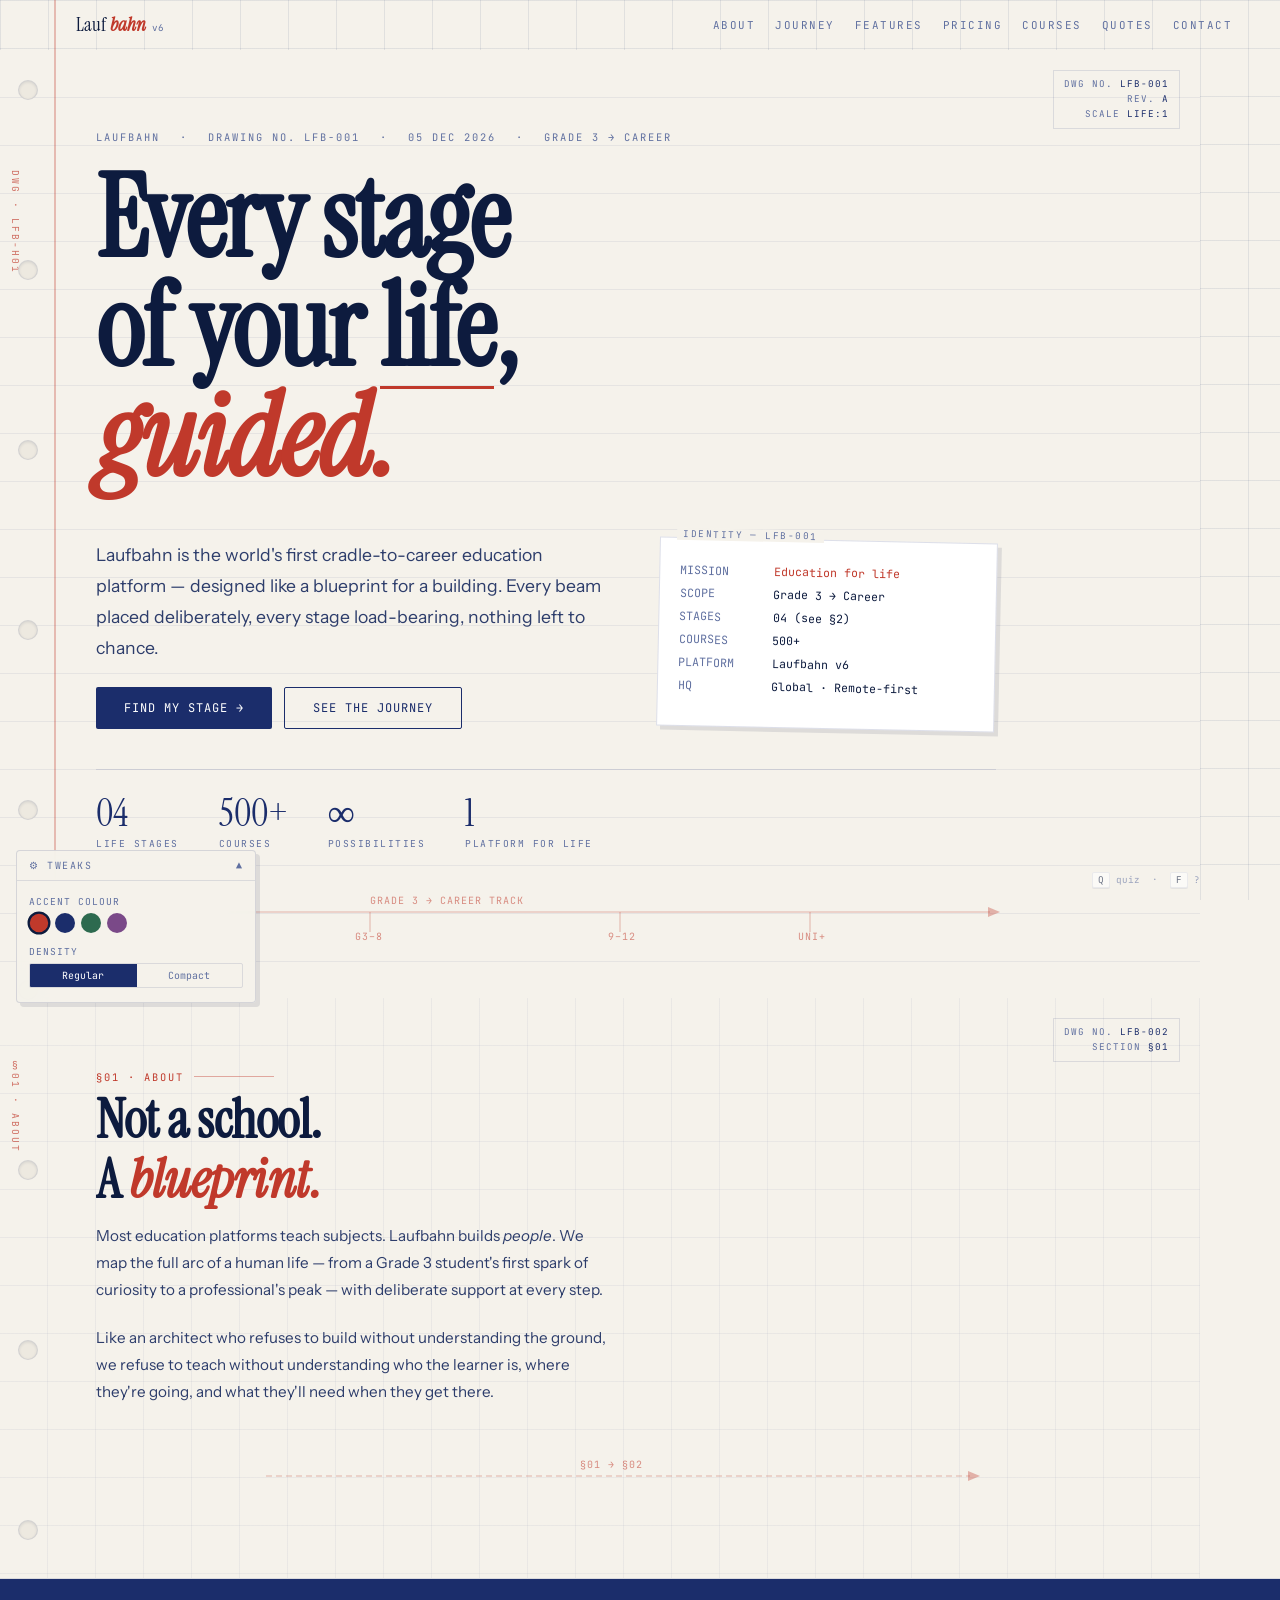
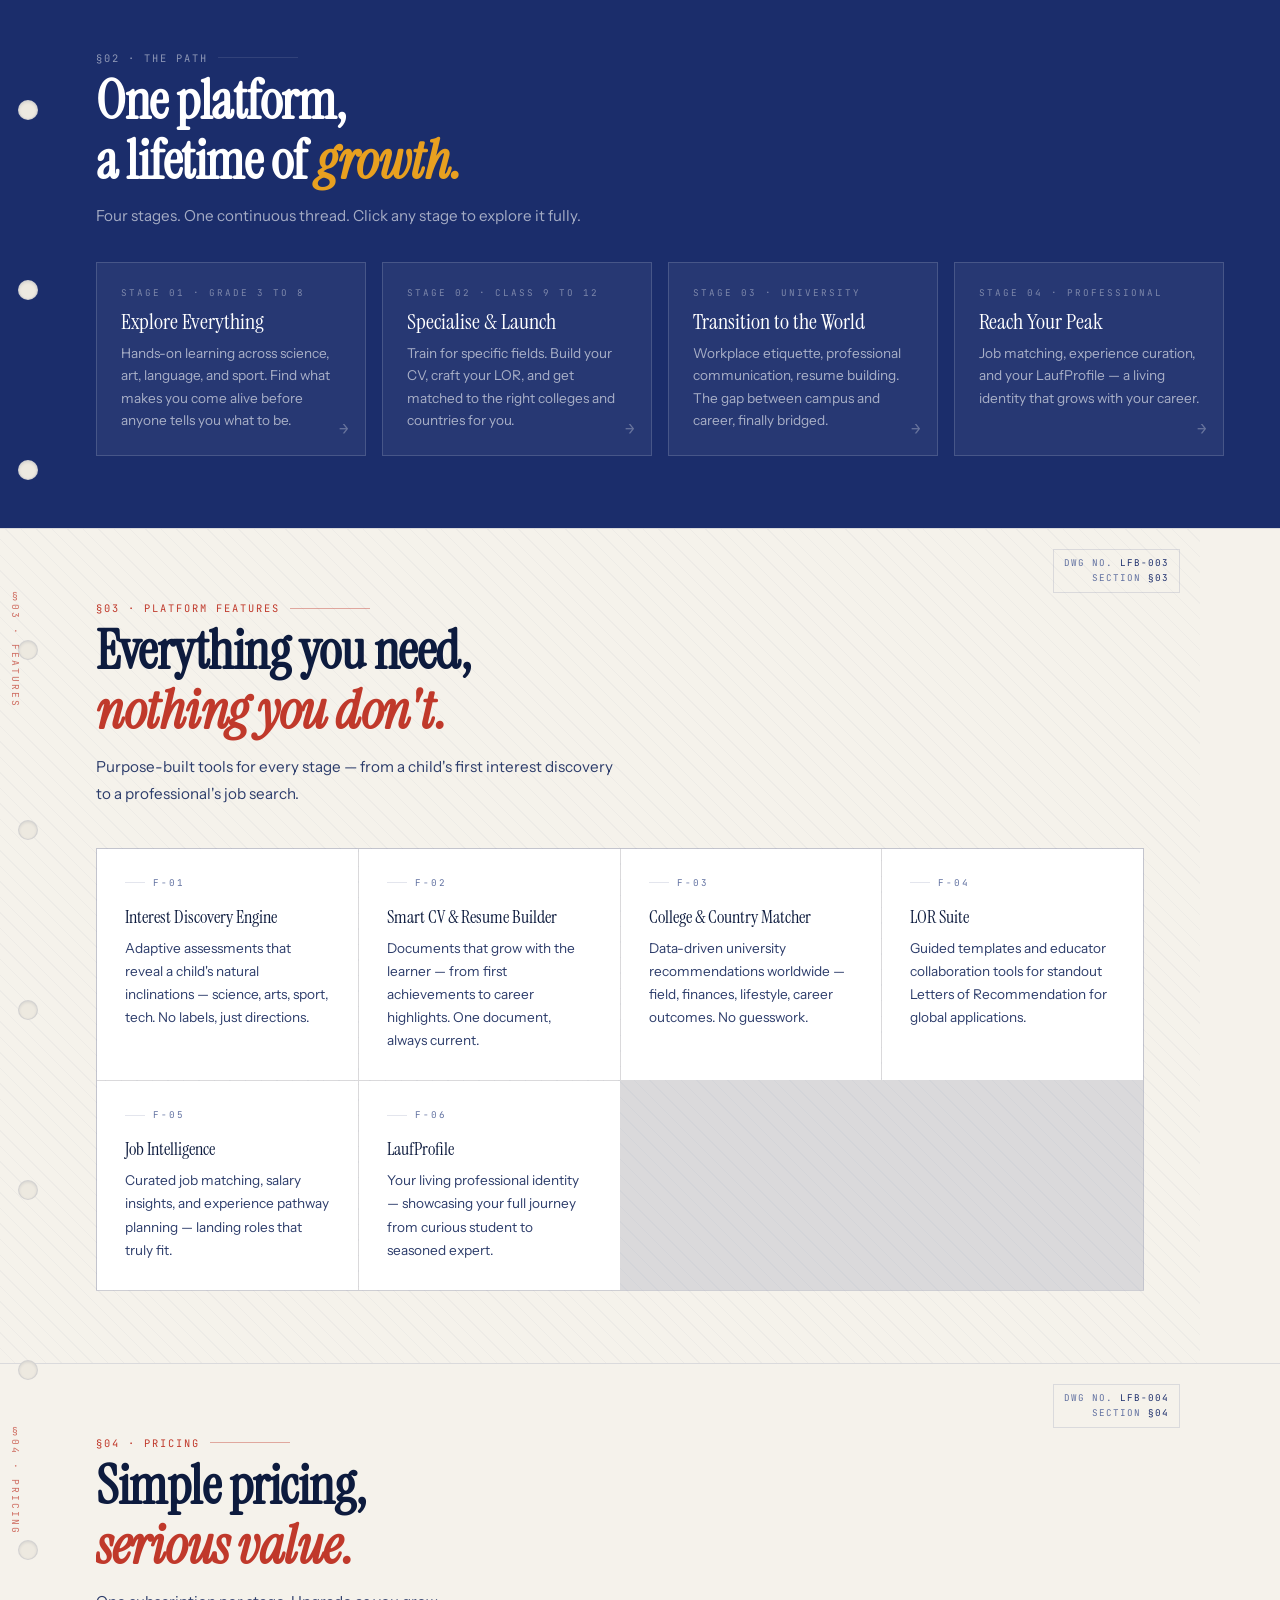
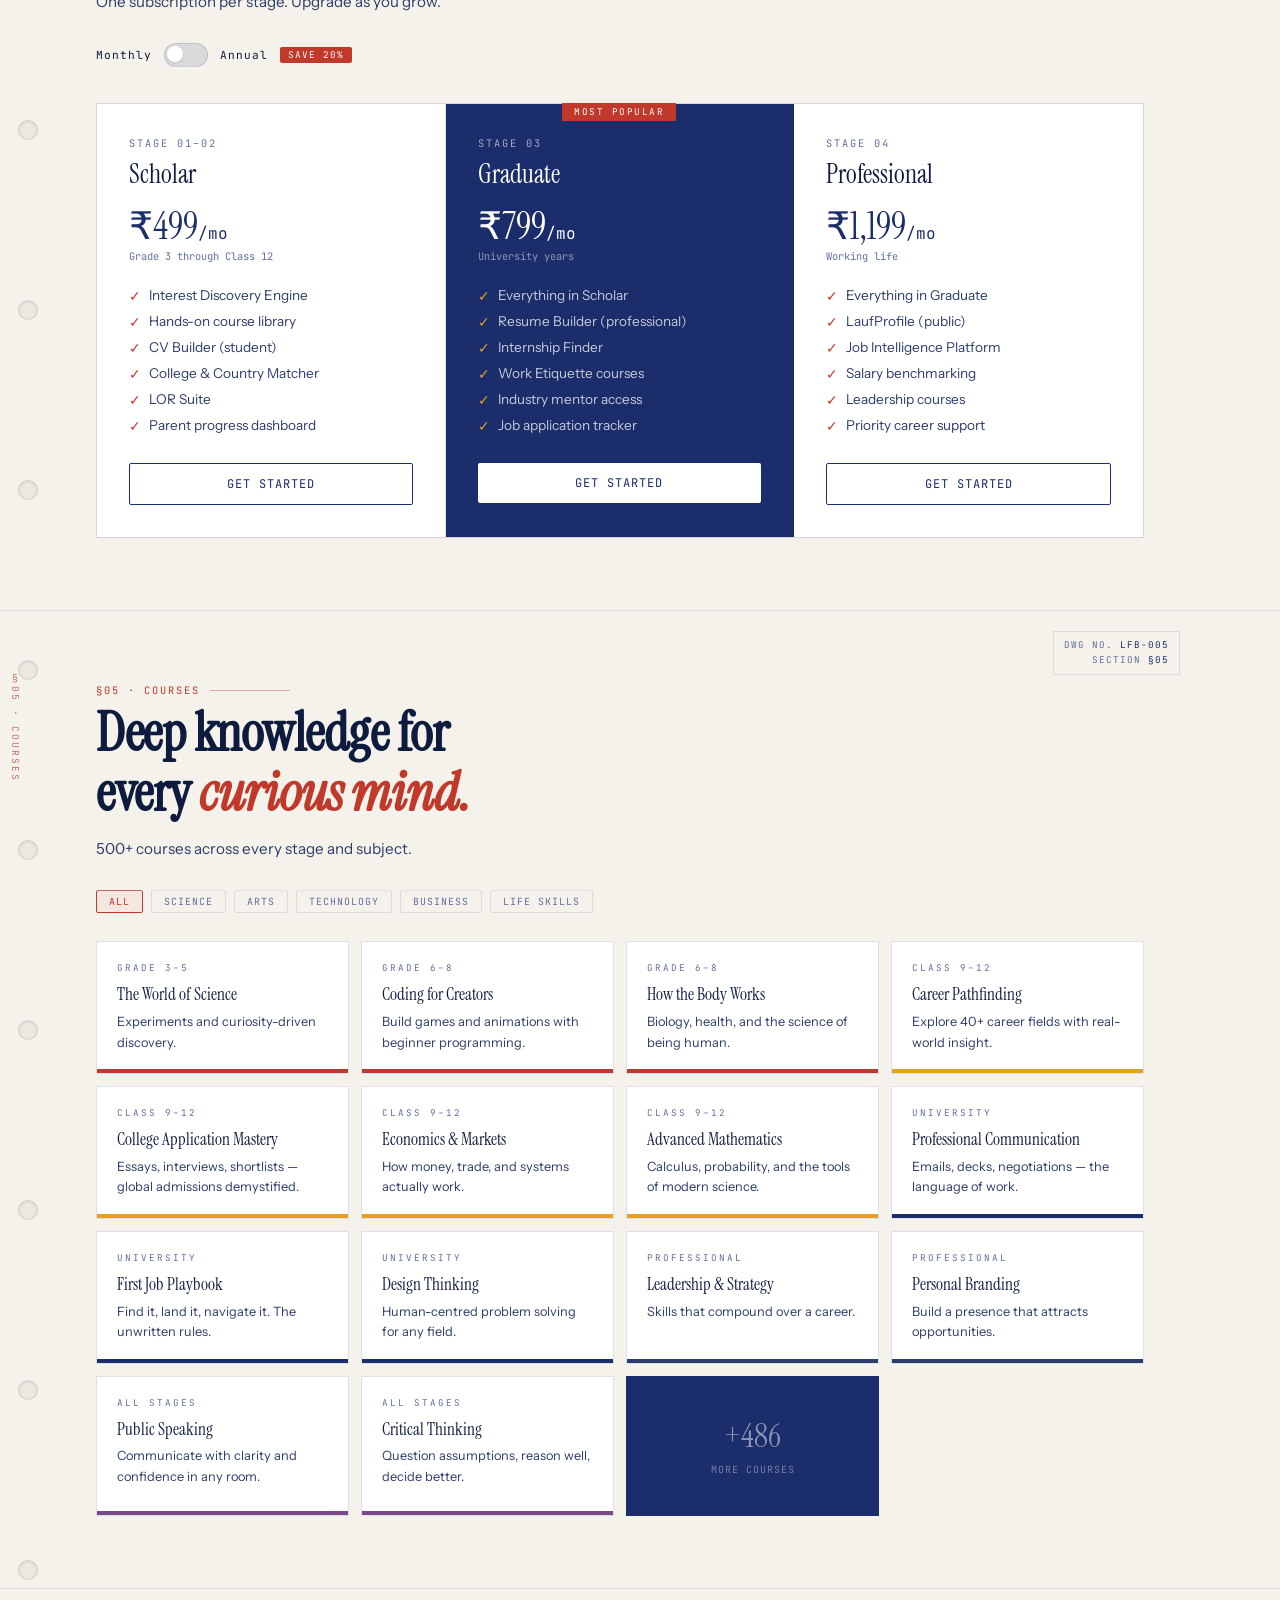
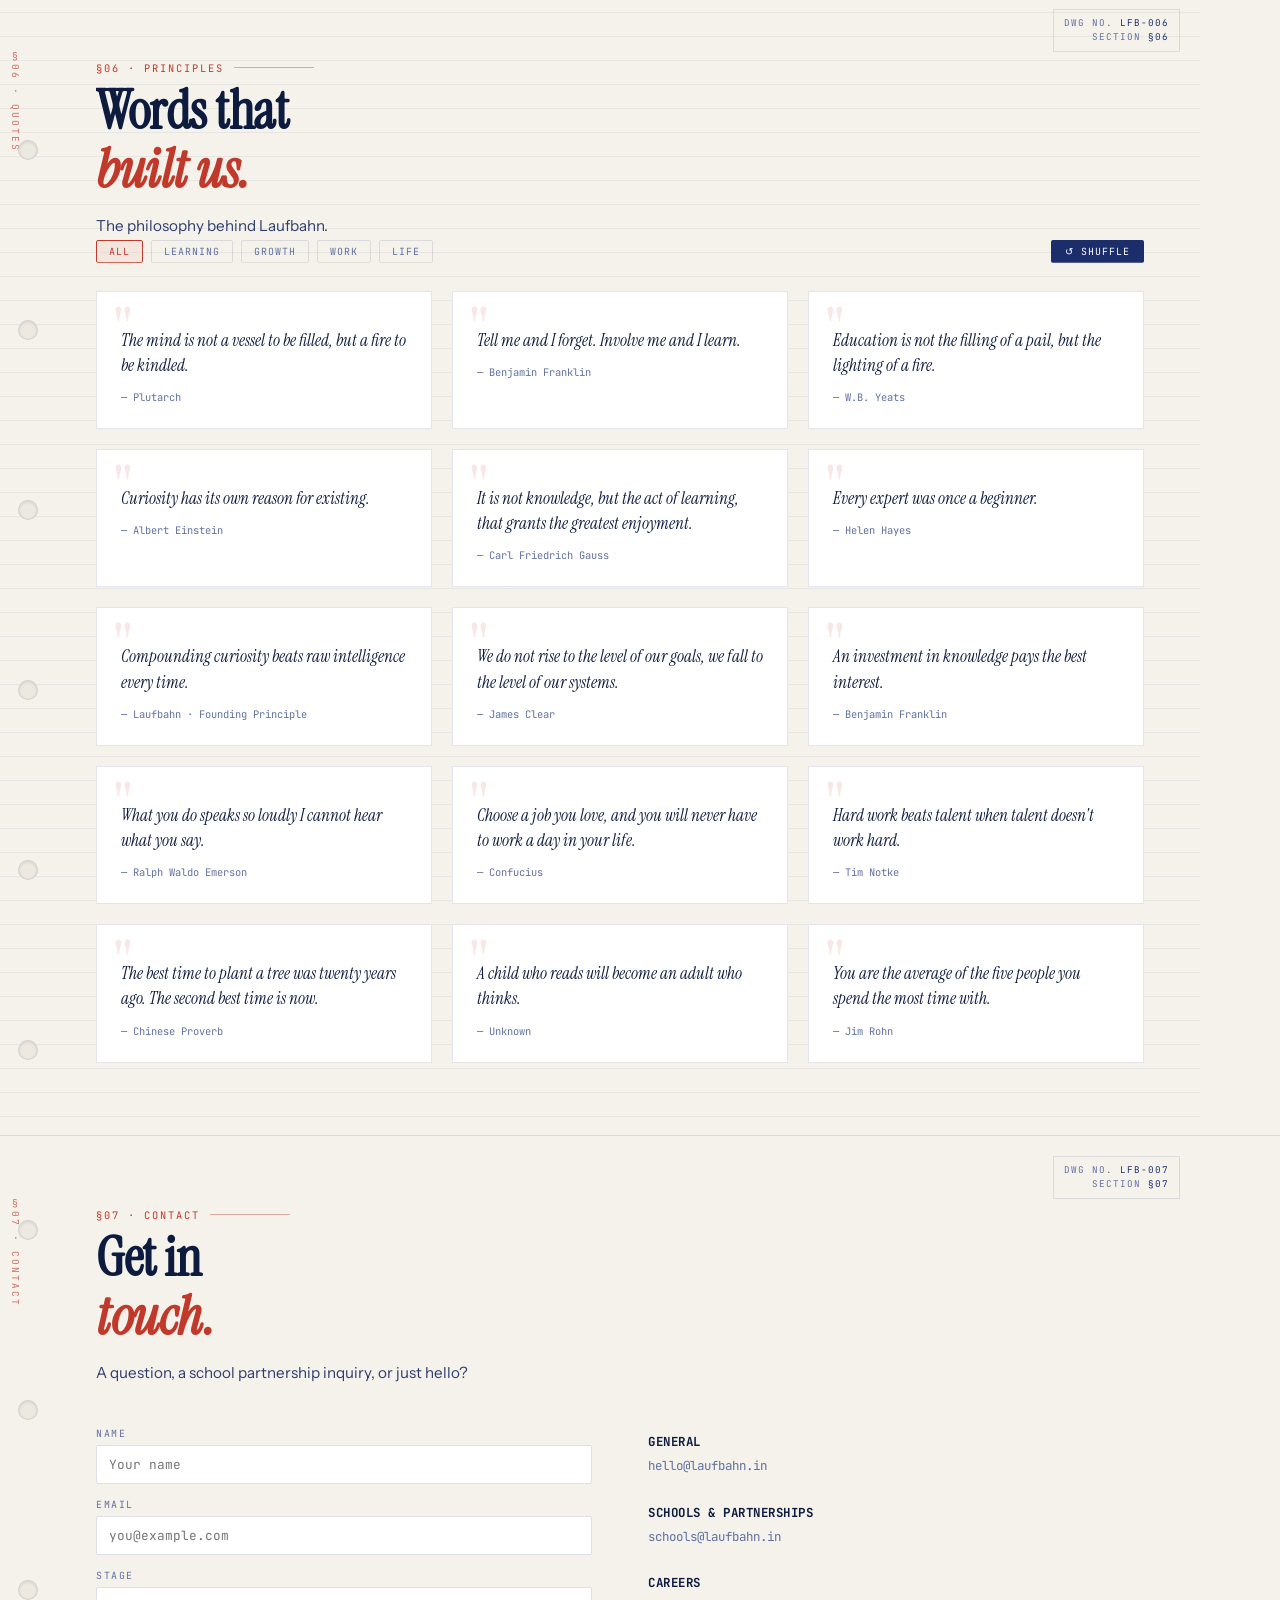
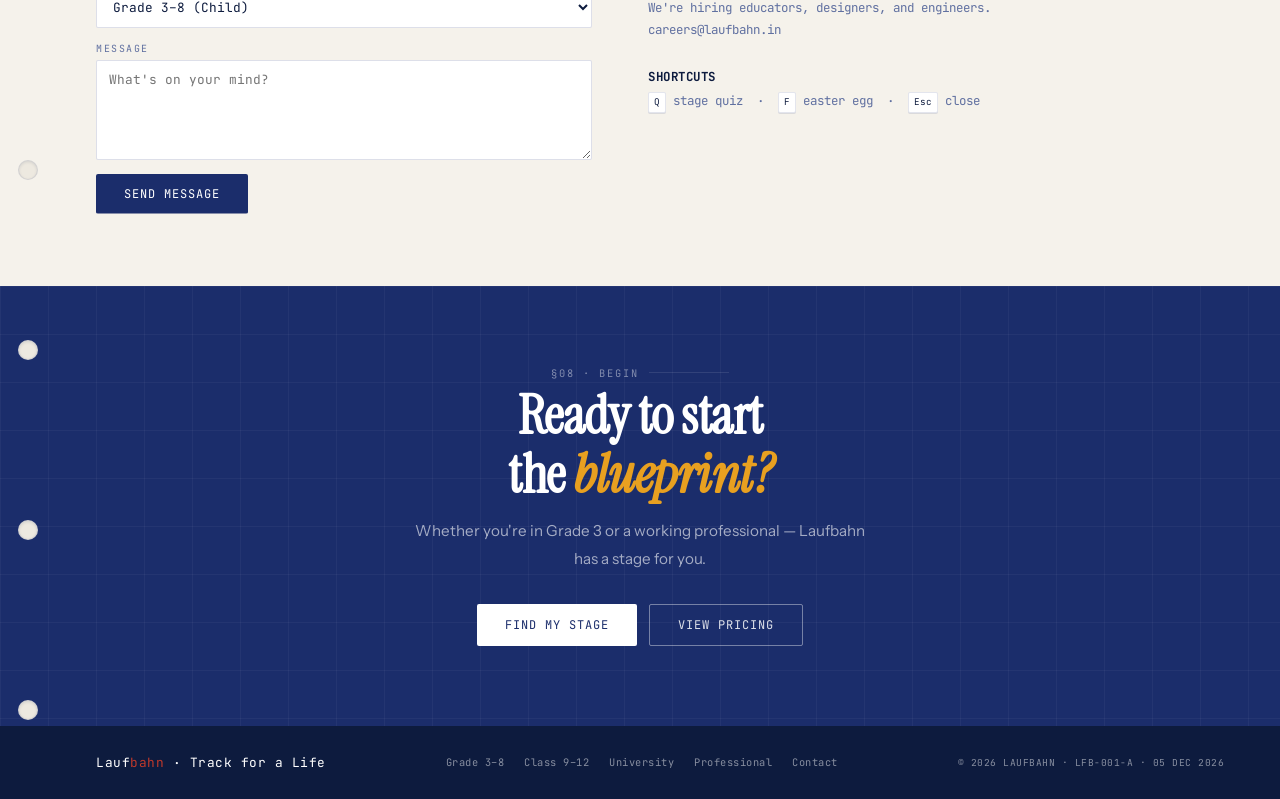
<file: index.html>
<!DOCTYPE html>
<html lang="en">
<head>
<meta charset="UTF-8"/>
<meta name="viewport" content="width=device-width,initial-scale=1"/>
<title>Laufbahn · Track for a Life</title>
<link rel="stylesheet" href="shared.css"/>
<link rel="manifest" href="manifest.json"/>
<meta name="theme-color" content="#c0392b"/>
<link rel="icon" type="image/svg+xml" href="favicon.svg"/>
<style>
#hero { min-height:100vh; display:flex; flex-direction:column; justify-content:center; padding:80px 56px 56px 96px; position:relative; z-index:1; background:var(--tex-hero); }
.hero-meta { font-family:var(--mono); font-size:0.65rem; letter-spacing:2px; text-transform:uppercase; color:var(--ink-dim); margin-bottom:20px; display:flex; gap:20px; flex-wrap:wrap; }
h1.hero-h1 { font-family:var(--serif); font-size:clamp(3.5rem,9vw,7.5rem); line-height:0.95; letter-spacing:-2px; color:var(--ink); margin-bottom:28px; max-width:900px; overflow:visible; padding-bottom:12px; }
h1.hero-h1 em { color:var(--accent); font-style:italic; }
.blueprint-word { position:relative; display:inline-block; }
.blueprint-word::after { content:''; position:absolute; left:0; right:0; bottom:-6px; height:3px; background:var(--accent); transform:scaleX(0); transform-origin:left; transition:transform 0.6s cubic-bezier(0.16,1,0.3,1) 0.3s; }
.blueprint-word.seen::after { transform:scaleX(1); }
.hero-body { display:grid; grid-template-columns:1.5fr 1fr; gap:56px; margin-top:8px; max-width:900px; }
.hero-tagline { font-family:var(--sans); font-size:1.1rem; line-height:1.75; color:var(--ink-soft); font-weight:400; }
.hero-actions { display:flex; gap:12px; margin-top:24px; flex-wrap:wrap; }
.identity-card { border:1.5px solid var(--card-border); padding:20px; background:var(--card); transform:rotate(1.2deg); box-shadow:4px 4px 0 var(--shadow); position:relative; }
.identity-card::before { content:'IDENTITY — LFB-001'; position:absolute; top:-10px; left:16px; font-family:var(--mono); font-size:0.58rem; letter-spacing:1.5px; color:var(--ink-dim); background:var(--bg); padding:0 6px; }
.identity-card table { border-collapse:collapse; width:100%; font-family:var(--mono); font-size:0.72rem; line-height:2; }
.identity-card td:first-child { color:var(--ink-dim); padding-right:12px; white-space:nowrap; }
.val-accent { color:var(--accent); }
.hero-stats { display:flex; gap:40px; margin-top:40px; padding-top:24px; border-top:1px solid var(--rule); max-width:900px; }
.stat-num { font-family:var(--serif); font-size:2.4rem; color:var(--accent2); display:block; line-height:1; }
.stat-label { font-family:var(--mono); font-size:0.6rem; letter-spacing:1.5px; text-transform:uppercase; color:var(--ink-dim); margin-top:4px; }
#about { background:var(--tex-about); }
#journey-section { background:var(--accent2); max-width:none; padding:72px 56px 72px 96px; }
@media (prefers-color-scheme:dark) { #journey-section { background:#0a1228; } }
#journey-section .drawing-label { color:rgba(255,255,255,0.5); }
#journey-section .drawing-label::after { background:rgba(255,255,255,0.25); }
#journey-section .sec-title { color:white; }
#journey-section .sec-title em { color:var(--gold); }
#journey-section .sec-sub { color:rgba(255,255,255,0.6); }
.stage-cards { display:grid; grid-template-columns:repeat(auto-fit,minmax(240px,1fr)); gap:16px; margin-top:32px; }
.stage-card { border:1.5px solid rgba(255,255,255,0.15); background:rgba(255,255,255,0.05); padding:24px; text-decoration:none; transition:background 0.2s,transform 0.2s; position:relative; overflow:hidden; display:block; }
.stage-card::before { content:''; position:absolute; left:0; top:0; bottom:0; width:3px; transform:scaleY(0); transform-origin:top; transition:transform 0.3s; }
.stage-card:hover { background:rgba(255,255,255,0.1); transform:translateY(-2px); }
.stage-card:hover::before { transform:scaleY(1); }
.sc-k8::before { background:var(--accent); }
.sc-912::before { background:var(--gold); }
.sc-uni::before { background:rgba(255,255,255,0.6); }
.sc-pro::before { background:rgba(255,255,255,0.4); }
.stage-card-tag { font-family:var(--mono); font-size:0.58rem; letter-spacing:2px; text-transform:uppercase; color:rgba(255,255,255,0.4); margin-bottom:8px; }
.stage-card-title { font-family:var(--serif); font-size:1.4rem; color:white; margin-bottom:6px; }
.stage-card-desc { font-family:var(--sans); font-size:0.85rem; color:rgba(255,255,255,0.6); line-height:1.65; }
.stage-card-arrow { position:absolute; bottom:16px; right:16px; font-family:var(--mono); color:rgba(255,255,255,0.3); font-size:1rem; transition:color 0.2s,transform 0.2s; }
.stage-card:hover .stage-card-arrow { color:white; transform:translateX(3px); }
#features { background:var(--tex-features); }
.features-grid { display:grid; grid-template-columns:repeat(auto-fit,minmax(260px,1fr)); gap:1px; border:1px solid var(--rule); background:var(--rule); margin-top:40px; }
.feature-card { background:var(--card); padding:28px; position:relative; overflow:hidden; }
.feature-card::before { content:''; position:absolute; left:0; top:0; bottom:0; width:3px; background:var(--accent); transform:scaleY(0); transform-origin:top; transition:transform 0.3s; }
.feature-card:hover::before { transform:scaleY(1); }
.feature-num { font-family:var(--mono); font-size:0.58rem; color:var(--ink-dim); letter-spacing:2px; margin-bottom:16px; display:flex; align-items:center; gap:8px; }
.feature-num::before { content:''; width:20px; height:1px; background:var(--rule); }
.feature-title { font-family:var(--serif); font-size:1.15rem; color:var(--ink); margin-bottom:8px; }
.feature-body { font-family:var(--sans); font-size:0.85rem; color:var(--ink-soft); line-height:1.7; }
#pricing { background:var(--bg); }
.pricing-toggle { display:flex; align-items:center; gap:12px; margin-bottom:36px; font-family:var(--mono); font-size:0.7rem; letter-spacing:1px; }
.toggle-track { width:44px; height:24px; border-radius:12px; background:var(--rule); border:1.5px solid var(--card-border); position:relative; cursor:pointer; transition:background 0.2s; }
.toggle-track.on { background:var(--accent2); }
.toggle-thumb { position:absolute; top:2px; left:2px; width:16px; height:16px; border-radius:50%; background:white; transition:transform 0.2s; box-shadow:0 1px 3px var(--shadow); }
.toggle-track.on .toggle-thumb { transform:translateX(20px); }
.pricing-save { background:var(--accent); color:white; font-family:var(--mono); font-size:0.58rem; padding:2px 8px; border-radius:2px; letter-spacing:1px; }
.pricing-grid { display:grid; grid-template-columns:repeat(3,1fr); gap:0; border:1px solid var(--card-border); margin-top:8px; }
.pricing-card { padding:32px; border-right:1px solid var(--card-border); background:var(--card); position:relative; }
.pricing-card:last-child { border-right:none; }
.pricing-card.featured { background:var(--accent2); color:white; }
.pricing-badge { position:absolute; top:-1px; left:50%; transform:translateX(-50%); background:var(--accent); color:white; font-family:var(--mono); font-size:0.58rem; padding:3px 12px; letter-spacing:1.5px; text-transform:uppercase; }
.pricing-tier { font-family:var(--mono); font-size:0.65rem; letter-spacing:2px; text-transform:uppercase; color:var(--ink-dim); margin-bottom:8px; }
.pricing-card.featured .pricing-tier { color:rgba(255,255,255,0.6); }
.pricing-name { font-family:var(--serif); font-size:1.6rem; color:var(--ink); margin-bottom:16px; }
.pricing-card.featured .pricing-name { color:white; }
.pricing-price { font-family:var(--serif); font-size:2.4rem; color:var(--accent2); line-height:1; margin-bottom:4px; }
.pricing-card.featured .pricing-price { color:white; }
.pricing-period { font-family:var(--mono); font-size:0.65rem; color:var(--ink-dim); margin-bottom:24px; }
.pricing-card.featured .pricing-period { color:rgba(255,255,255,0.5); }
.pricing-features { list-style:none; display:flex; flex-direction:column; gap:8px; margin-bottom:28px; }
.pricing-features li { font-family:var(--sans); font-size:0.85rem; color:var(--ink-soft); display:flex; gap:8px; }
.pricing-card.featured .pricing-features li { color:rgba(255,255,255,0.75); }
.pricing-features li::before { content:'✓'; color:var(--accent); flex-shrink:0; font-family:var(--mono); }
.pricing-card.featured .pricing-features li::before { color:var(--gold); }
#courses { background:var(--bg); }
.courses-toolbar { display:flex; gap:8px; margin:28px 0; flex-wrap:wrap; align-items:center; }
.c-filter-btn { background:transparent; border:1px solid var(--rule); padding:4px 12px; font-family:var(--mono); font-size:0.62rem; letter-spacing:1px; text-transform:uppercase; color:var(--ink-dim); border-radius:2px; transition:all 0.2s; }
.c-filter-btn.active,.c-filter-btn:hover { border-color:var(--accent); color:var(--accent); background:rgba(192,57,43,0.06); }
.courses-grid { display:grid; grid-template-columns:repeat(auto-fill,minmax(220px,1fr)); gap:12px; }
.course-card { border:1px solid var(--card-border); background:var(--card); padding:20px; cursor:pointer; position:relative; transition:transform 0.25s,box-shadow 0.25s,border-color 0.25s; }
.course-card:hover { transform:translateY(-3px) rotate(-0.3deg); box-shadow:4px 6px 0 var(--shadow); border-color:var(--accent); }
.course-stripe { position:absolute; bottom:0; left:0; right:0; height:4px; }
.course-level { font-family:var(--mono); font-size:0.58rem; letter-spacing:2px; text-transform:uppercase; color:var(--ink-dim); margin-bottom:10px; }
.course-title { font-family:var(--serif); font-size:1.05rem; color:var(--ink); margin-bottom:6px; line-height:1.3; }
.course-desc { font-family:var(--sans); font-size:0.8rem; color:var(--ink-soft); line-height:1.6; }
#quotes { background:var(--tex-quotes); }
.quotes-toolbar { display:flex; gap:8px; margin-bottom:28px; flex-wrap:wrap; align-items:center; }
.q-filter-btn { background:transparent; border:1px solid var(--rule); padding:4px 12px; font-family:var(--mono); font-size:0.62rem; letter-spacing:1px; text-transform:uppercase; color:var(--ink-dim); border-radius:2px; transition:all 0.2s; }
.q-filter-btn.active,.q-filter-btn:hover { border-color:var(--accent); color:var(--accent); background:rgba(192,57,43,0.06); }
.q-shuffle { margin-left:auto; background:var(--accent2); border:none; padding:5px 14px; font-family:var(--mono); font-size:0.62rem; letter-spacing:1px; text-transform:uppercase; color:white; border-radius:2px; cursor:pointer; }
.quotes-grid { display:grid; grid-template-columns:repeat(auto-fill,minmax(300px,1fr)); gap:20px; }
.q-card { padding:24px; border:1px solid var(--rule); background:var(--card); position:relative; transition:transform 0.25s,border-color 0.25s; }
.q-card:hover { transform:rotate(-0.5deg); border-color:var(--accent); }
.q-open-quote { position:absolute; top:8px; left:14px; font-family:var(--serif); font-size:4rem; color:var(--accent); opacity:0.12; line-height:1; pointer-events:none; }
.q-text { font-family:var(--serif); font-size:1.05rem; line-height:1.5; color:var(--ink); font-style:italic; padding-top:12px; position:relative; z-index:1; }
.q-attrib { margin-top:12px; font-family:var(--mono); font-size:0.65rem; color:var(--ink-dim); }
.q-copy-btn { position:absolute; bottom:10px; right:10px; background:none; border:none; font-family:var(--mono); font-size:0.6rem; color:var(--ink-dim); opacity:0; transition:opacity 0.2s; cursor:pointer; }
.q-card:hover .q-copy-btn { opacity:1; }
#contact { background:var(--bg); }
.contact-grid { display:grid; grid-template-columns:1fr 1fr; gap:56px; margin-top:40px; }
.contact-form { display:flex; flex-direction:column; gap:14px; }
.form-field { display:flex; flex-direction:column; gap:5px; }
.form-label { font-family:var(--mono); font-size:0.62rem; letter-spacing:1.5px; text-transform:uppercase; color:var(--ink-dim); }
.form-input { background:var(--card); border:1px solid var(--card-border); padding:10px 12px; font-family:var(--mono); font-size:0.8rem; color:var(--ink); outline:none; border-radius:2px; transition:border-color 0.2s; }
.form-input:focus { border-color:var(--accent); }
textarea.form-input { resize:vertical; min-height:100px; }
.contact-info { display:flex; flex-direction:column; gap:24px; padding-top:4px; }
.contact-info-item { font-family:var(--mono); font-size:0.78rem; color:var(--ink-dim); line-height:1.8; }
.contact-info-item strong { display:block; color:var(--ink); margin-bottom:2px; letter-spacing:0.5px; }
#cta { background:var(--accent2); text-align:center; padding:80px 56px; position:relative; z-index:1; max-width:none; }
@media (prefers-color-scheme:dark) { #cta { background:#0e1f40; } }
#cta::before { content:''; position:absolute; inset:0; background-image:linear-gradient(rgba(255,255,255,0.04) 1px,transparent 1px),linear-gradient(90deg,rgba(255,255,255,0.04) 1px,transparent 1px); background-size:48px 48px; }
#cta .sec-title { color:white; position:relative; z-index:1; }
#cta .sec-sub { color:rgba(255,255,255,0.6); margin:0 auto 32px; position:relative; z-index:1; text-align:center; max-width:460px; }
#cta .drawing-label { color:rgba(255,255,255,0.45); position:relative; z-index:1; justify-content:center; }
#cta .drawing-label::after { background:rgba(255,255,255,0.25); }
.cta-btns { display:flex; gap:12px; justify-content:center; position:relative; z-index:1; flex-wrap:wrap; }
.cta-btns .btn-primary { background:white; color:var(--accent2); }
.cta-btns .btn-outline { color:rgba(255,255,255,0.85); border-color:rgba(255,255,255,0.4); }
.cta-btns .btn-outline:hover { border-color:white; color:white; background:transparent; }
</style>
</head>
<body>

<div id="blueprint-reveal">
  <div class="reveal-grid">
    <div class="reveal-grid-lines"></div>
    <div class="reveal-text">Lauf<em style="color:var(--accent);font-style:italic;">bahn</em></div>
  </div>
  <div class="reveal-label">Track for a Life</div>
</div>

<div id="progress-bar"></div>
<div id="chrome-spine"></div>

<div id="stage-tracker">
  <div class="tracker-inner">
    <a class="tracker-step active" href="grade38.html"><span class="tracker-dot"></span>Grade 3–8</a>
    <a class="tracker-step" href="highschool.html"><span class="tracker-dot"></span>Class 9–12</a>
    <a class="tracker-step" href="university.html"><span class="tracker-dot"></span>University</a>
    <a class="tracker-step" href="professional.html"><span class="tracker-dot"></span>Professional</a>
  </div>
</div>

<div id="kb-hints"><kbd>Q</kbd> quiz &nbsp;·&nbsp; <kbd>F</kbd> ?</div>

<nav id="main-nav">
  <div class="nav-logo"><span class="logo-lauf">Lauf</span><span class="logo-bahn">bahn</span><sub>v6</sub></div>
  <ul class="nav-links">
    <li><a href="#about">about</a></li>
    <li><a href="#journey-section">journey</a></li>
    <li><a href="#features">features</a></li>
    <li><a href="#pricing">pricing</a></li>
    <li><a href="#courses">courses</a></li>
    <li><a href="#quotes">quotes</a></li>
    <li><a href="#contact">contact</a></li>
  </ul>
</nav>

<section id="hero">
  <div class="margin-note" style="top:120px;">DWG · LFB-H01</div>
  <div class="dwg-num">DWG NO. <span>LFB-001</span><br/>REV. <span>A</span><br/>SCALE <span>LIFE:1</span></div>
  <div class="hero-meta">
    <span>LAUFBAHN</span><span>·</span><span>DRAWING NO. LFB-001</span><span>·</span><span class="auto-date"></span><span>·</span><span>GRADE 3 → CAREER</span>
  </div>
  <h1 class="hero-h1" id="hero-title">
    Every stage<br/>of your <span class="blueprint-word" id="hero-bp">life</span>,<br/><em>guided.</em>
  </h1>
  <div class="hero-body" style="transition-delay:0.15s;">
    <div>
      <p class="hero-tagline">Laufbahn is the world's first cradle-to-career education platform — designed like a blueprint for a building. Every beam placed deliberately, every stage load-bearing, nothing left to chance.</p>
      <div class="hero-actions">
        <button class="btn-primary" onclick="openQuiz()">Find My Stage →</button>
        <a href="#journey-section" class="btn-outline">See the Journey</a>
      </div>
    </div>
    <div class="identity-card">
      <table>
        <tr><td>MISSION</td><td class="val-accent">Education for life</td></tr>
        <tr><td>SCOPE</td><td>Grade 3 → Career</td></tr>
        <tr><td>STAGES</td><td>04 (see §2)</td></tr>
        <tr><td>COURSES</td><td>500+</td></tr>
        <tr><td>PLATFORM</td><td>Laufbahn v6</td></tr>
        <tr><td>HQ</td><td>Global · Remote-first</td></tr>
      </table>
    </div>
  </div>
  <div class="hero-stats" style="transition-delay:0.3s;">
    <div><span class="stat-num">04</span><div class="stat-label">Life Stages</div></div>
    <div><span class="stat-num">500+</span><div class="stat-label">Courses</div></div>
    <div><span class="stat-num">∞</span><div class="stat-label">Possibilities</div></div>
    <div><span class="stat-num">1</span><div class="stat-label">Platform for life</div></div>
  </div>
  <svg class="leader-svg" viewBox="0 0 900 60" style="margin-top:32px;">
    <line class="leader-line" x1="0" y1="30" x2="820" y2="30"/>
    <polygon class="leader-arrow" points="830,30 818,25 818,35"/>
    <text class="leader-label" x="200" y="22">GRADE 3 → CAREER TRACK</text>
    <line class="leader-line" x1="200" y1="30" x2="200" y2="50"/>
    <line class="leader-line" x1="450" y1="30" x2="450" y2="50"/>
    <line class="leader-line" x1="640" y1="30" x2="640" y2="50"/>
    <text class="leader-label" x="185" y="58">G3–8</text>
    <text class="leader-label" x="438" y="58">9–12</text>
    <text class="leader-label" x="628" y="58">UNI+</text>
  </svg>
</section>

<section id="about">
  <div class="margin-note" style="top:60px;">§01 · ABOUT</div>
  <div class="dwg-num">DWG NO. <span>LFB-002</span><br/>SECTION <span>§01</span></div>
  <div class="reveal">
    <div class="drawing-label">§01 · About</div>
    <h2 class="sec-title">Not a school.<br/>A <em>blueprint.</em></h2>
    <p class="sec-sub" style="margin-bottom:20px;">Most education platforms teach subjects. Laufbahn builds <em>people</em>. We map the full arc of a human life — from a Grade 3 student's first spark of curiosity to a professional's peak — with deliberate support at every step.</p>
    <p class="sec-sub">Like an architect who refuses to build without understanding the ground, we refuse to teach without understanding who the learner is, where they're going, and what they'll need when they get there.</p>
  </div>
  <svg class="leader-svg" viewBox="0 0 900 60" style="margin-top:40px;">
    <line class="leader-line" x1="96" y1="30" x2="800" y2="30" stroke-dasharray="6,4"/>
    <text class="leader-label" x="410" y="22">§01 → §02</text>
    <polygon class="leader-arrow" points="810,30 798,25 798,35"/>
  </svg>
</section>

<hr class="separator"/>

<section id="journey-section" class="full-w">
  <div class="reveal">
    <div class="drawing-label">§02 · The Path</div>
    <h2 class="sec-title">One platform,<br/>a lifetime of <em>growth.</em></h2>
    <p class="sec-sub" style="margin-bottom:32px;">Four stages. One continuous thread. Click any stage to explore it fully.</p>
    <div class="stage-cards">
      <a class="stage-card sc-k8 reveal" href="grade38.html">
        <div class="stage-card-tag">Stage 01 · Grade 3 to 8</div>
        <div class="stage-card-title">Explore Everything</div>
        <div class="stage-card-desc">Hands-on learning across science, art, language, and sport. Find what makes you come alive before anyone tells you what to be.</div>
        <div class="stage-card-arrow">→</div>
      </a>
      <a class="stage-card sc-912 reveal" href="highschool.html" style="transition-delay:0.1s;">
        <div class="stage-card-tag">Stage 02 · Class 9 to 12</div>
        <div class="stage-card-title">Specialise & Launch</div>
        <div class="stage-card-desc">Train for specific fields. Build your CV, craft your LOR, and get matched to the right colleges and countries for you.</div>
        <div class="stage-card-arrow">→</div>
      </a>
      <a class="stage-card sc-uni reveal" href="university.html" style="transition-delay:0.2s;">
        <div class="stage-card-tag">Stage 03 · University</div>
        <div class="stage-card-title">Transition to the World</div>
        <div class="stage-card-desc">Workplace etiquette, professional communication, resume building. The gap between campus and career, finally bridged.</div>
        <div class="stage-card-arrow">→</div>
      </a>
      <a class="stage-card sc-pro reveal" href="professional.html" style="transition-delay:0.3s;">
        <div class="stage-card-tag">Stage 04 · Professional</div>
        <div class="stage-card-title">Reach Your Peak</div>
        <div class="stage-card-desc">Job matching, experience curation, and your LaufProfile — a living identity that grows with your career.</div>
        <div class="stage-card-arrow">→</div>
      </a>
    </div>
  </div>
</section>

<hr class="separator"/>

<section id="features">
  <div class="margin-note" style="top:60px;">§03 · FEATURES</div>
  <div class="dwg-num">DWG NO. <span>LFB-003</span><br/>SECTION <span>§03</span></div>
  <div class="reveal">
    <div class="drawing-label">§03 · Platform Features</div>
    <h2 class="sec-title">Everything you need,<br/><em>nothing you don't.</em></h2>
    <p class="sec-sub">Purpose-built tools for every stage — from a child's first interest discovery to a professional's job search.</p>
  </div>
  <div class="features-grid reveal" style="transition-delay:0.15s;">
    <div class="feature-card"><div class="feature-num">F-01</div><div class="feature-title">Interest Discovery Engine</div><div class="feature-body">Adaptive assessments that reveal a child's natural inclinations — science, arts, sport, tech. No labels, just directions.</div></div>
    <div class="feature-card"><div class="feature-num">F-02</div><div class="feature-title">Smart CV & Resume Builder</div><div class="feature-body">Documents that grow with the learner — from first achievements to career highlights. One document, always current.</div></div>
    <div class="feature-card"><div class="feature-num">F-03</div><div class="feature-title">College & Country Matcher</div><div class="feature-body">Data-driven university recommendations worldwide — field, finances, lifestyle, career outcomes. No guesswork.</div></div>
    <div class="feature-card"><div class="feature-num">F-04</div><div class="feature-title">LOR Suite</div><div class="feature-body">Guided templates and educator collaboration tools for standout Letters of Recommendation for global applications.</div></div>
    <div class="feature-card"><div class="feature-num">F-05</div><div class="feature-title">Job Intelligence</div><div class="feature-body">Curated job matching, salary insights, and experience pathway planning — landing roles that truly fit.</div></div>
    <div class="feature-card"><div class="feature-num">F-06</div><div class="feature-title">LaufProfile</div><div class="feature-body">Your living professional identity — showcasing your full journey from curious student to seasoned expert.</div></div>
  </div>
</section>

<hr class="separator"/>

<section id="pricing">
  <div class="margin-note" style="top:60px;">§04 · PRICING</div>
  <div class="dwg-num">DWG NO. <span>LFB-004</span><br/>SECTION <span>§04</span></div>
  <div class="reveal">
    <div class="drawing-label">§04 · Pricing</div>
    <h2 class="sec-title">Simple pricing,<br/><em>serious value.</em></h2>
    <p class="sec-sub" style="margin-bottom:28px;">One subscription per stage. Upgrade as you grow.</p>
    <div class="pricing-toggle">
      <span>Monthly</span>
      <div class="toggle-track" id="price-toggle" onclick="togglePricing()"><div class="toggle-thumb"></div></div>
      <span>Annual</span>
      <span class="pricing-save">SAVE 20%</span>
    </div>
  </div>
  <div class="pricing-grid reveal" style="transition-delay:0.1s;">
    <div class="pricing-card">
      <div class="pricing-tier">Stage 01–02</div>
      <div class="pricing-name">Scholar</div>
      <div class="pricing-price" id="price-scholar">₹499<span style="font-size:1rem;font-family:var(--mono)">/mo</span></div>
      <div class="pricing-period">Grade 3 through Class 12</div>
      <ul class="pricing-features">
        <li>Interest Discovery Engine</li>
        <li>Hands-on course library</li>
        <li>CV Builder (student)</li>
        <li>College & Country Matcher</li>
        <li>LOR Suite</li>
        <li>Parent progress dashboard</li>
      </ul>
      <button class="btn-outline" style="width:100%">Get Started</button>
    </div>
    <div class="pricing-card featured">
      <div class="pricing-badge">MOST POPULAR</div>
      <div class="pricing-tier">Stage 03</div>
      <div class="pricing-name">Graduate</div>
      <div class="pricing-price" id="price-grad">₹799<span style="font-size:1rem;font-family:var(--mono)">/mo</span></div>
      <div class="pricing-period">University years</div>
      <ul class="pricing-features">
        <li>Everything in Scholar</li>
        <li>Resume Builder (professional)</li>
        <li>Internship Finder</li>
        <li>Work Etiquette courses</li>
        <li>Industry mentor access</li>
        <li>Job application tracker</li>
      </ul>
      <button class="btn-primary" style="width:100%;background:white;color:var(--accent2)">Get Started</button>
    </div>
    <div class="pricing-card">
      <div class="pricing-tier">Stage 04</div>
      <div class="pricing-name">Professional</div>
      <div class="pricing-price" id="price-pro">₹1,199<span style="font-size:1rem;font-family:var(--mono)">/mo</span></div>
      <div class="pricing-period">Working life</div>
      <ul class="pricing-features">
        <li>Everything in Graduate</li>
        <li>LaufProfile (public)</li>
        <li>Job Intelligence Platform</li>
        <li>Salary benchmarking</li>
        <li>Leadership courses</li>
        <li>Priority career support</li>
      </ul>
      <button class="btn-outline" style="width:100%">Get Started</button>
    </div>
  </div>
</section>

<hr class="separator"/>

<section id="courses">
  <div class="margin-note" style="top:60px;">§05 · COURSES</div>
  <div class="dwg-num">DWG NO. <span>LFB-005</span><br/>SECTION <span>§05</span></div>
  <div class="reveal">
    <div class="drawing-label">§05 · Courses</div>
    <h2 class="sec-title">Deep knowledge for<br/>every <em>curious mind.</em></h2>
    <p class="sec-sub">500+ courses across every stage and subject.</p>
  </div>
  <div class="courses-toolbar reveal" style="transition-delay:0.1s;" id="courses-toolbar">
    <button class="c-filter-btn active" data-filter="all">All</button>
    <button class="c-filter-btn" data-filter="science">Science</button>
    <button class="c-filter-btn" data-filter="arts">Arts</button>
    <button class="c-filter-btn" data-filter="tech">Technology</button>
    <button class="c-filter-btn" data-filter="business">Business</button>
    <button class="c-filter-btn" data-filter="life">Life Skills</button>
  </div>
  <div class="courses-grid reveal" style="transition-delay:0.2s;" id="courses-grid"></div>
</section>

<hr class="separator"/>

<section id="quotes">
  <div class="margin-note" style="top:60px;">§06 · QUOTES</div>
  <div class="dwg-num">DWG NO. <span>LFB-006</span><br/>SECTION <span>§06</span></div>
  <div class="reveal">
    <div class="drawing-label">§06 · Principles</div>
    <h2 class="sec-title">Words that<br/><em>built us.</em></h2>
    <p class="sec-sub">The philosophy behind Laufbahn.</p>
  </div>
  <div class="quotes-toolbar reveal" style="transition-delay:0.1s;" id="quotes-toolbar">
    <button class="q-filter-btn active" data-cat="all">All</button>
    <button class="q-filter-btn" data-cat="learning">Learning</button>
    <button class="q-filter-btn" data-cat="growth">Growth</button>
    <button class="q-filter-btn" data-cat="work">Work</button>
    <button class="q-filter-btn" data-cat="life">Life</button>
    <button class="q-shuffle">↺ Shuffle</button>
  </div>
  <div class="quotes-grid reveal" style="transition-delay:0.2s;" id="quotes-grid"></div>
</section>

<hr class="separator"/>

<section id="contact">
  <div class="margin-note" style="top:60px;">§07 · CONTACT</div>
  <div class="dwg-num">DWG NO. <span>LFB-007</span><br/>SECTION <span>§07</span></div>
  <div class="reveal">
    <div class="drawing-label">§07 · Contact</div>
    <h2 class="sec-title">Get in<br/><em>touch.</em></h2>
    <p class="sec-sub">A question, a school partnership inquiry, or just hello?</p>
  </div>
  <div class="contact-grid reveal" style="transition-delay:0.1s;">
    <form class="contact-form" id="contact-form" onsubmit="submitForm(event)">
      <div class="form-field"><label class="form-label">Name</label><input class="form-input" type="text" name="name" placeholder="Your name" required/></div>
      <div class="form-field"><label class="form-label">Email</label><input class="form-input" type="email" name="email" placeholder="you@example.com" required/></div>
      <div class="form-field"><label class="form-label">Stage</label>
        <select class="form-input" name="stage">
          <option>Grade 3–8 (Child)</option>
          <option>Class 9–12 (Student)</option>
          <option>University</option>
          <option>Working Professional</option>
          <option>School / Institution</option>
        </select>
      </div>
      <div class="form-field"><label class="form-label">Message</label><textarea class="form-input" name="message" placeholder="What's on your mind?" required></textarea></div>
      <div>
        <button class="btn-primary" type="submit" id="form-btn">Send Message</button>
        <span id="form-status" style="font-family:var(--mono);font-size:0.7rem;color:var(--ink-dim);margin-left:12px;"></span>
      </div>
    </form>
    <div class="contact-info">
      <div class="contact-info-item"><strong>GENERAL</strong>hello@laufbahn.in</div>
      <div class="contact-info-item"><strong>SCHOOLS & PARTNERSHIPS</strong>schools@laufbahn.in</div>
      <div class="contact-info-item"><strong>CAREERS</strong>We're hiring educators, designers, and engineers.<br/>careers@laufbahn.in</div>
      <div class="contact-info-item"><strong>SHORTCUTS</strong><kbd>Q</kbd> stage quiz &nbsp;·&nbsp; <kbd>F</kbd> easter egg &nbsp;·&nbsp; <kbd>Esc</kbd> close</div>
    </div>
  </div>
</section>

<section id="cta" class="full-w">
  <div class="drawing-label">§08 · Begin</div>
  <h2 class="sec-title" style="max-width:600px;margin:0 auto 12px;color:white;">Ready to start<br/>the <em style="color:var(--gold)">blueprint?</em></h2>
  <p class="sec-sub">Whether you're in Grade 3 or a working professional — Laufbahn has a stage for you.</p>
  <div class="cta-btns">
    <button class="btn-primary" onclick="openQuiz()">Find My Stage</button>
    <a href="#pricing" class="btn-outline">View Pricing</a>
  </div>
</section>

<footer>
  <div class="footer-logo">Lauf<em>bahn</em> · Track for a Life</div>
  <div class="footer-links">
    <a href="grade38.html">Grade 3–8</a>
    <a href="highschool.html">Class 9–12</a>
    <a href="university.html">University</a>
    <a href="professional.html">Professional</a>
    <a href="#contact">Contact</a>
  </div>
  <div style="font-size:0.6rem;letter-spacing:0.5px;">© 2026 LAUFBAHN · LFB-001-A · <span class="auto-date"></span></div>
</footer>

<button id="back-top" onclick="window.scrollTo({top:0,behavior:'smooth'})">↑ top</button>

<div id="quiz-modal">
  <div class="quiz-box">
    <button class="quiz-close" onclick="closeQuiz()">✕</button>
    <div class="quiz-step active" id="quiz-step-1">
      <div class="quiz-progress">QUESTION 1 / 3</div>
      <div class="quiz-q">What best describes where you are right now?</div>
      <div class="quiz-options">
        <button class="quiz-opt" onclick="quizNext(1,'school')">I'm in school (Grade 3 to 8)</button>
        <button class="quiz-opt" onclick="quizNext(1,'highschool')">I'm in high school (Class 9 to 12)</button>
        <button class="quiz-opt" onclick="quizNext(1,'uni')">I'm at university or about to be</button>
        <button class="quiz-opt" onclick="quizNext(1,'pro')">I'm working or about to start</button>
      </div>
    </div>
    <div class="quiz-step" id="quiz-step-2">
      <div class="quiz-progress">QUESTION 2 / 3</div>
      <div class="quiz-q">What's your biggest challenge right now?</div>
      <div class="quiz-options">
        <button class="quiz-opt" onclick="quizNext(2,'a')">I don't know what I'm interested in</button>
        <button class="quiz-opt" onclick="quizNext(2,'b')">I know what I want but don't know how to get there</button>
        <button class="quiz-opt" onclick="quizNext(2,'c')">I need to stand out for college or jobs</button>
        <button class="quiz-opt" onclick="quizNext(2,'d')">I want to grow in my current career</button>
      </div>
    </div>
    <div class="quiz-step" id="quiz-step-3">
      <div class="quiz-progress">QUESTION 3 / 3</div>
      <div class="quiz-q">What would help you most?</div>
      <div class="quiz-options">
        <button class="quiz-opt" onclick="quizResult()">Courses and structured learning</button>
        <button class="quiz-opt" onclick="quizResult()">CV, resume, or application help</button>
        <button class="quiz-opt" onclick="quizResult()">Job or college matching</button>
        <button class="quiz-opt" onclick="quizResult()">A profile to showcase my skills</button>
      </div>
    </div>
    <div class="quiz-step" id="quiz-result">
      <div class="quiz-progress">YOUR STAGE</div>
      <div class="quiz-q" id="quiz-result-title">—</div>
      <div style="font-family:var(--sans);font-size:0.9rem;color:var(--ink-soft);line-height:1.7;margin-bottom:24px;" id="quiz-result-desc">—</div>
      <a id="quiz-result-link" href="#" class="btn-primary" style="display:inline-block;">Go to my stage →</a>
    </div>
  </div>
</div>

<div id="egg-modal" onclick="closeEgg()">
  <div class="egg-box" onclick="event.stopPropagation()">
    <div class="egg-tape"></div>
    <div class="egg-label">SCRIBBLED IN THE MARGIN — DRAWING LFB-∞</div>
    <div class="egg-quote">"The blueprint was always there. We just gave it paper."</div>
    <div class="egg-body">Every great building started as a sketch on a napkin.<br/>Every great life starts with a single curious question.<br/><br/>You found the easter egg — which means you read carefully.</div>
    <div style="margin-top:16px;font-family:var(--mono);font-size:0.62rem;color:var(--ink-dim);">press <kbd>Escape</kbd> or click outside to close</div>
  </div>
</div>

<div id="tweaks" class="collapsed">
  <div class="tweaks-header" onclick="toggleTweaks()"><span>⚙ Tweaks</span><span id="tweaks-arrow">▲</span></div>
  <div class="tweaks-body">
    <div class="tweak-row">
      <div class="tweak-label">Accent colour</div>
      <div class="accent-dots">
        <div class="accent-dot selected" style="background:#c0392b;" onclick="setAccent('#c0392b','#f4a294',this)"></div>
        <div class="accent-dot" style="background:#1b2d6b;" onclick="setAccent('#1b2d6b','#7aaae8',this)"></div>
        <div class="accent-dot" style="background:#2d6a4f;" onclick="setAccent('#2d6a4f','#9fd9b0',this)"></div>
        <div class="accent-dot" style="background:#7a4988;" onclick="setAccent('#7a4988','#d4b3d8',this)"></div>
      </div>
    </div>
    <div class="tweak-row">
      <div class="tweak-label">Density</div>
      <div class="tweak-seg" id="density-seg">
        <button class="active" onclick="setDensity('regular',this)">Regular</button>
        <button onclick="setDensity('compact',this)">Compact</button>
      </div>
    </div>
  </div>
</div>

<script src="shared.js"></script>
<script>
const COURSES=[
  {level:'Grade 3–5',title:'The World of Science',desc:'Experiments and curiosity-driven discovery.',stage:'science',stripe:'#c0392b'},
  {level:'Grade 6–8',title:'Coding for Creators',desc:'Build games and animations with beginner programming.',stage:'tech',stripe:'#c0392b'},
  {level:'Grade 6–8',title:'How the Body Works',desc:'Biology, health, and the science of being human.',stage:'science',stripe:'#c0392b'},
  {level:'Class 9–12',title:'Career Pathfinding',desc:'Explore 40+ career fields with real-world insight.',stage:'life',stripe:'#e8a020'},
  {level:'Class 9–12',title:'College Application Mastery',desc:'Essays, interviews, shortlists — global admissions demystified.',stage:'life',stripe:'#e8a020'},
  {level:'Class 9–12',title:'Economics & Markets',desc:'How money, trade, and systems actually work.',stage:'business',stripe:'#e8a020'},
  {level:'Class 9–12',title:'Advanced Mathematics',desc:'Calculus, probability, and the tools of modern science.',stage:'science',stripe:'#e8a020'},
  {level:'University',title:'Professional Communication',desc:'Emails, decks, negotiations — the language of work.',stage:'life',stripe:'#1b2d6b'},
  {level:'University',title:'First Job Playbook',desc:'Find it, land it, navigate it. The unwritten rules.',stage:'business',stripe:'#1b2d6b'},
  {level:'University',title:'Design Thinking',desc:'Human-centred problem solving for any field.',stage:'arts',stripe:'#1b2d6b'},
  {level:'Professional',title:'Leadership & Strategy',desc:'Skills that compound over a career.',stage:'business',stripe:'#2d3d6b'},
  {level:'Professional',title:'Personal Branding',desc:'Build a presence that attracts opportunities.',stage:'life',stripe:'#2d3d6b'},
  {level:'All Stages',title:'Public Speaking',desc:'Communicate with clarity and confidence in any room.',stage:'arts',stripe:'#7a4988'},
  {level:'All Stages',title:'Critical Thinking',desc:'Question assumptions, reason well, decide better.',stage:'science',stripe:'#7a4988'},
];
let activeCourseFilter='all';
function renderCourses(){
  const grid=document.getElementById('courses-grid');
  if(!grid)return;
  const f=activeCourseFilter==='all'?COURSES:COURSES.filter(c=>c.stage===activeCourseFilter);
  grid.innerHTML=f.map(c=>`<div class="course-card"><div class="course-stripe" style="background:${c.stripe}"></div><div class="course-level">${c.level}</div><div class="course-title">${c.title}</div><div class="course-desc">${c.desc}</div></div>`).join('')+`<div class="course-card" style="background:var(--accent2);border-color:var(--accent2);display:flex;flex-direction:column;justify-content:center;align-items:center;text-align:center;min-height:140px;"><div style="font-family:var(--serif);font-size:2rem;color:rgba(255,255,255,0.5);margin-bottom:6px;">+486</div><div style="font-family:var(--mono);font-size:0.62rem;color:rgba(255,255,255,0.4);letter-spacing:1px;">MORE COURSES</div></div>`;
}
document.getElementById('courses-toolbar').addEventListener('click',e=>{
  if(!e.target.classList.contains('c-filter-btn'))return;
  document.querySelectorAll('.c-filter-btn').forEach(b=>b.classList.remove('active'));
  e.target.classList.add('active');
  activeCourseFilter=e.target.dataset.filter;
  renderCourses();
});
renderCourses();

const QUOTES=[
  {text:'The mind is not a vessel to be filled, but a fire to be kindled.',attrib:'Plutarch',cat:'learning'},
  {text:'Tell me and I forget. Involve me and I learn.',attrib:'Benjamin Franklin',cat:'learning'},
  {text:'Education is not the filling of a pail, but the lighting of a fire.',attrib:'W.B. Yeats',cat:'learning'},
  {text:'Curiosity has its own reason for existing.',attrib:'Albert Einstein',cat:'learning'},
  {text:'It is not knowledge, but the act of learning, that grants the greatest enjoyment.',attrib:'Carl Friedrich Gauss',cat:'learning'},
  {text:'Every expert was once a beginner.',attrib:'Helen Hayes',cat:'learning'},
  {text:'Compounding curiosity beats raw intelligence every time.',attrib:'Laufbahn · Founding Principle',cat:'growth'},
  {text:'We do not rise to the level of our goals, we fall to the level of our systems.',attrib:'James Clear',cat:'growth'},
  {text:'An investment in knowledge pays the best interest.',attrib:'Benjamin Franklin',cat:'growth'},
  {text:'What you do speaks so loudly I cannot hear what you say.',attrib:'Ralph Waldo Emerson',cat:'growth'},
  {text:'Choose a job you love, and you will never have to work a day in your life.',attrib:'Confucius',cat:'work'},
  {text:'Hard work beats talent when talent doesn\'t work hard.',attrib:'Tim Notke',cat:'work'},
  {text:'The best time to plant a tree was twenty years ago. The second best time is now.',attrib:'Chinese Proverb',cat:'life'},
  {text:'A child who reads will become an adult who thinks.',attrib:'Unknown',cat:'life'},
  {text:'You are the average of the five people you spend the most time with.',attrib:'Jim Rohn',cat:'life'},
];
let quotesOrder=[...QUOTES],activeQuoteCat='all';
function renderQuotes(){
  const grid=document.getElementById('quotes-grid');
  if(!grid)return;
  const f=activeQuoteCat==='all'?quotesOrder:quotesOrder.filter(q=>q.cat===activeQuoteCat);
  grid.innerHTML=f.map(q=>`<div class="q-card"><div class="q-open-quote">"</div><div class="q-text">${q.text}</div><div class="q-attrib">— ${q.attrib}</div><button class="q-copy-btn" onclick="navigator.clipboard.writeText(this.dataset.t).then(()=>{this.textContent='✓';setTimeout(()=>this.textContent='copy',1600)})" data-t='"${q.text}" — ${q.attrib}'>copy</button></div>`).join('');
}
document.getElementById('quotes-toolbar').addEventListener('click',e=>{
  if(e.target.classList.contains('q-filter-btn')){
    document.querySelectorAll('.q-filter-btn').forEach(b=>b.classList.remove('active'));
    e.target.classList.add('active');
    activeQuoteCat=e.target.dataset.cat;
    renderQuotes();
  }
  if(e.target.classList.contains('q-shuffle')){
    for(let i=quotesOrder.length-1;i>0;i--){const j=Math.floor(Math.random()*(i+1));[quotesOrder[i],quotesOrder[j]]=[quotesOrder[j],quotesOrder[i]];}
    renderQuotes();
  }
});
renderQuotes();

let annualPricing=false;
const prices={scholar:[499,399],grad:[799,639],pro:[1199,959]};
function togglePricing(){
  annualPricing=!annualPricing;
  document.getElementById('price-toggle').classList.toggle('on',annualPricing);
  const s=annualPricing?'/mo (annual)':'/mo';
  document.getElementById('price-scholar').innerHTML=`₹${prices.scholar[annualPricing?1:0]}<span style="font-size:1rem;font-family:var(--mono)">${s}</span>`;
  document.getElementById('price-grad').innerHTML=`₹${prices.grad[annualPricing?1:0]}<span style="font-size:1rem;font-family:var(--mono)">${s}</span>`;
  document.getElementById('price-pro').innerHTML=`₹${prices.pro[annualPricing?1:0]}<span style="font-size:1rem;font-family:var(--mono)">${s}</span>`;
}
window.togglePricing=togglePricing;

let quizStage='';
const quizResults={
  school:{title:'Grade 3–8 · Explorer Stage',desc:'You\'re at the most important stage — discovering what you love. Laufbahn\'s hands-on courses and Interest Discovery Engine will guide you.',link:'grade38.html'},
  highschool:{title:'Class 9–12 · Specialist Stage',desc:'Time to focus. Laufbahn will help you train for your chosen field, build your CV, and match you to the right colleges worldwide.',link:'highschool.html'},
  uni:{title:'University · Transition Stage',desc:'The gap between campus and career is real. Laufbahn bridges it — resume building, workplace etiquette, and your first job.',link:'university.html'},
  pro:{title:'Professional · Peak Stage',desc:'You\'re in the working world. Laufbahn\'s job matching and LaufProfile will help you find the right opportunities and grow fast.',link:'professional.html'},
};
function quizNext(step,val){
  if(step===1)quizStage=val;
  document.querySelectorAll('.quiz-step').forEach(s=>s.classList.remove('active'));
  const next=step<3?document.getElementById(`quiz-step-${step+1}`):null;
  if(next)next.classList.add('active');
}
function quizResult(){
  const res=quizResults[quizStage]||quizResults.school;
  document.getElementById('quiz-result-title').textContent=res.title;
  document.getElementById('quiz-result-desc').textContent=res.desc;
  document.getElementById('quiz-result-link').href=res.link;
  document.querySelectorAll('.quiz-step').forEach(s=>s.classList.remove('active'));
  document.getElementById('quiz-result').classList.add('active');
}
window.quizNext=quizNext;
window.quizResult=quizResult;

const SHEET_URL='YOUR_GOOGLE_APPS_SCRIPT_URL_HERE';
async function submitForm(e){
  e.preventDefault();
  const btn=document.getElementById('form-btn'),status=document.getElementById('form-status');
  btn.textContent='Sending...';btn.disabled=true;
  try{await fetch(SHEET_URL,{method:'POST',body:new FormData(e.target),mode:'no-cors'});}catch(err){}
  status.textContent='✓ Sent! We\'ll be in touch.';
  e.target.reset();btn.textContent='Send Message';btn.disabled=false;
}
window.submitForm=submitForm;
</script>
</body>
</html>
</file>
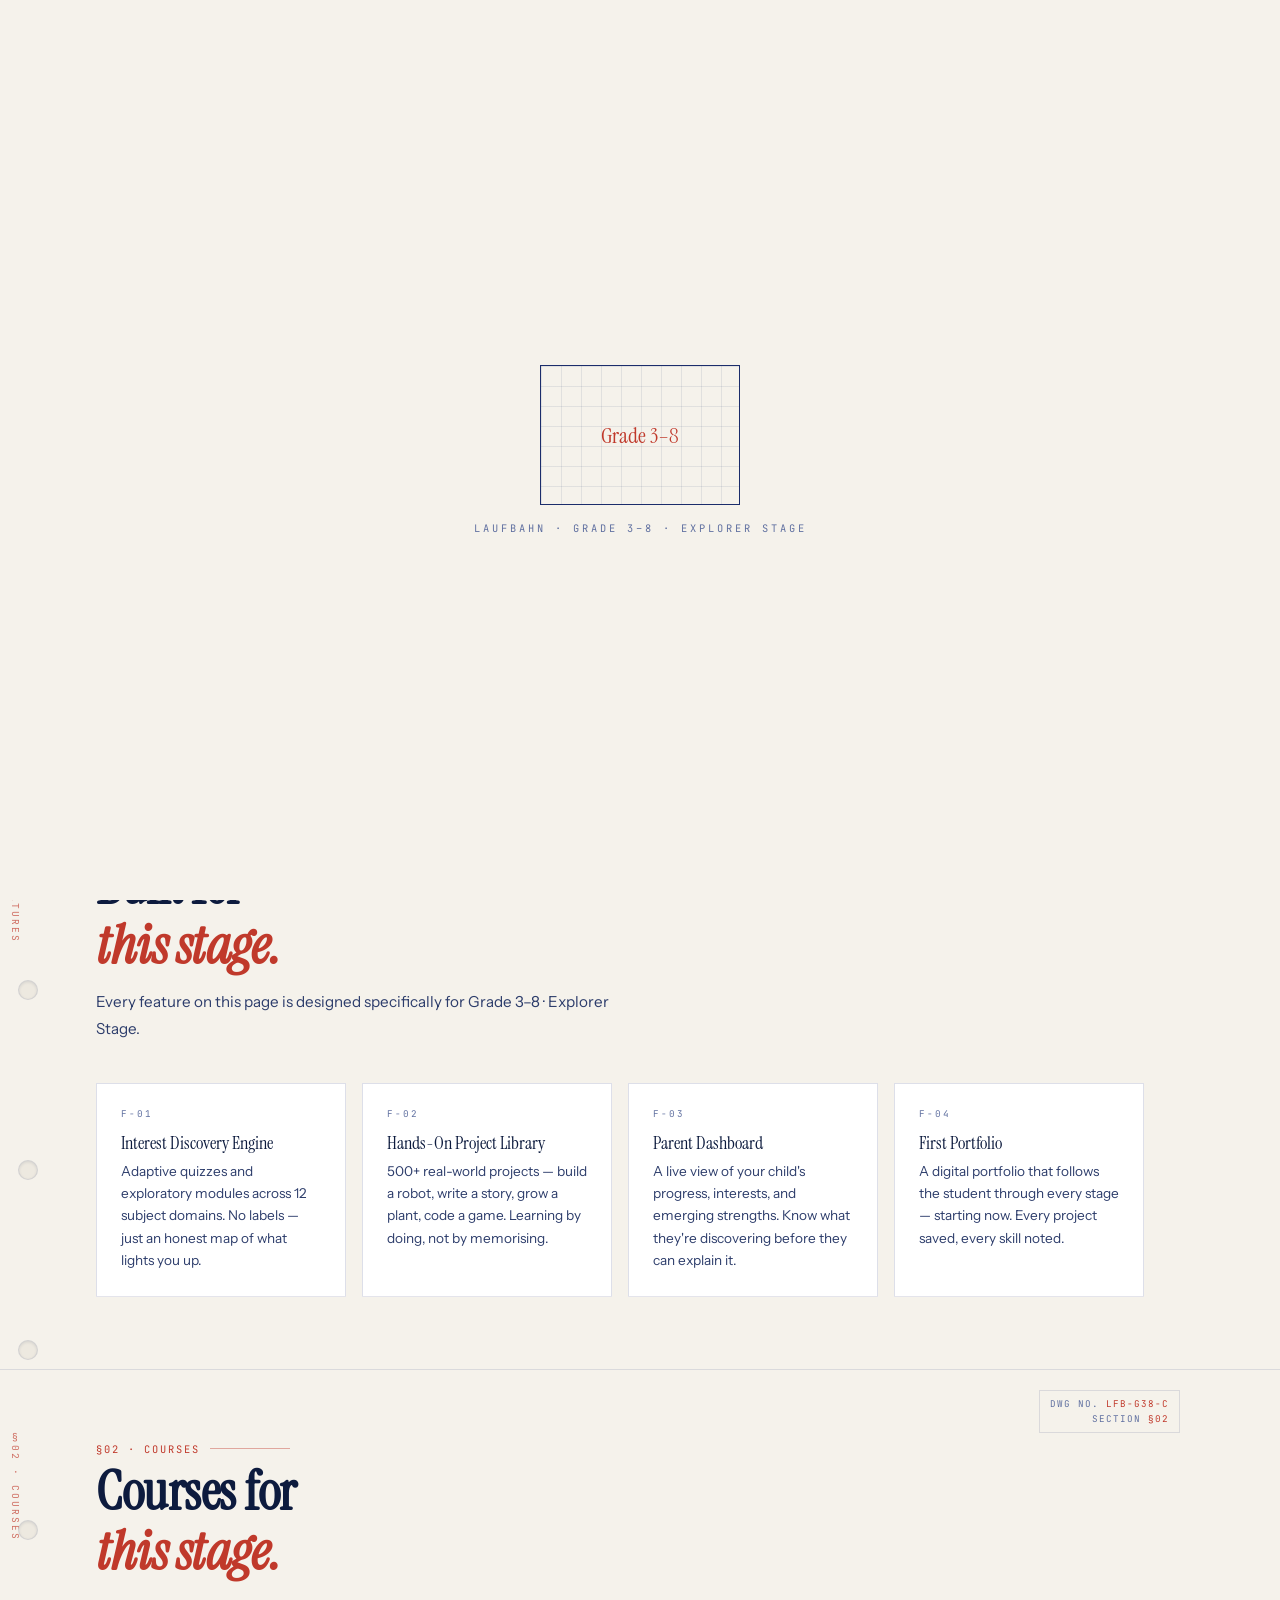
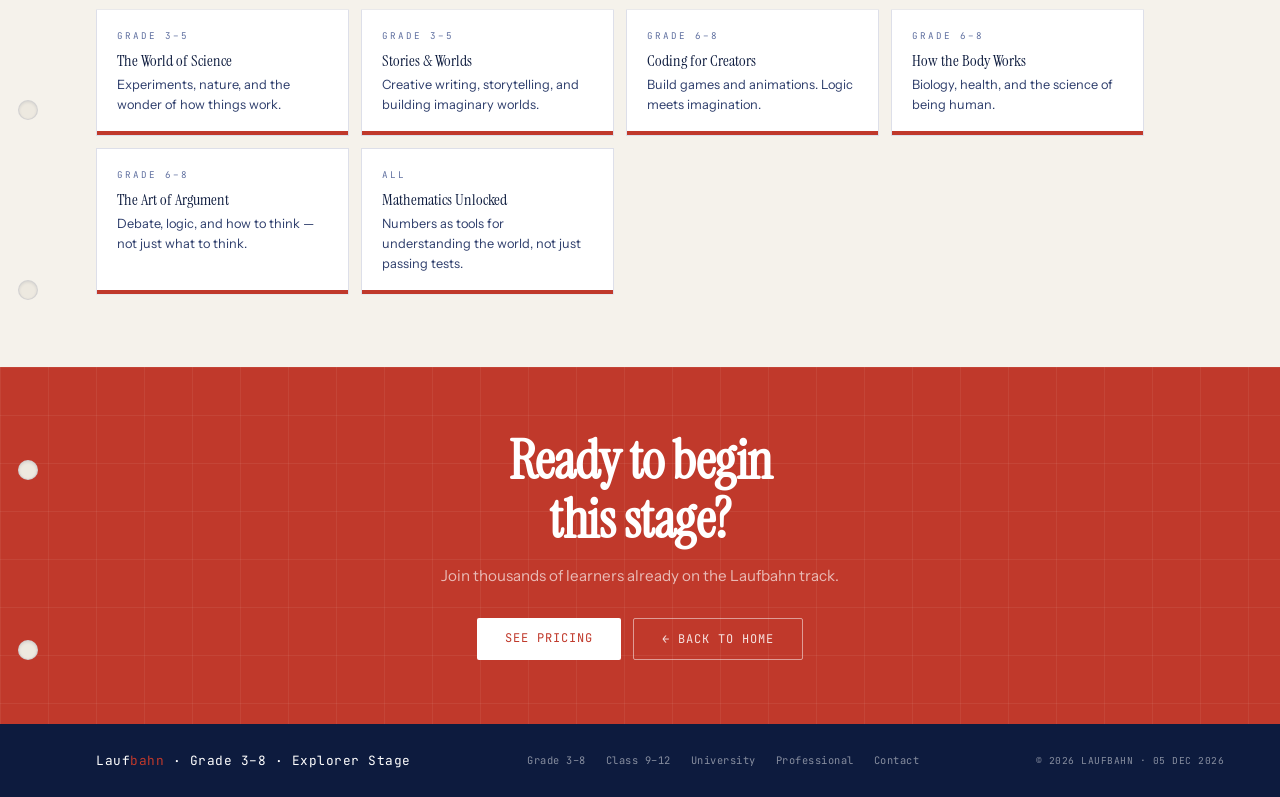
<file: grade38.html>
<!DOCTYPE html>
<html lang="en">
<head>
<meta charset="UTF-8"/>
<meta name="viewport" content="width=device-width,initial-scale=1"/>
<title>Laufbahn · Grade 3–8 · Explorer Stage</title>
<link rel="stylesheet" href="shared.css"/>
<link rel="icon" type="image/svg+xml" href="favicon.svg"/>
<style>
#stage-hero { min-height:70vh; display:flex; flex-direction:column; justify-content:center; padding:80px 56px 56px 96px; position:relative; z-index:1; background:repeating-linear-gradient(transparent,transparent 47px,rgba(192,57,43,0.05) 47px,rgba(192,57,43,0.05) 48px); }
.stage-hero-tag { font-family:var(--mono); font-size:0.65rem; letter-spacing:2px; text-transform:uppercase; color:#c0392b; margin-bottom:16px; display:flex; align-items:center; gap:10px; }
.stage-hero-tag::after { content:''; width:60px; height:1px; background:#c0392b; opacity:0.5; }
h1.stage-h1 { font-family:var(--serif); font-size:clamp(3rem,7vw,5.5rem); line-height:1.0; letter-spacing:-1.5px; color:var(--ink); margin-bottom:20px; overflow:visible; padding-bottom:8px; }
h1.stage-h1 em { color:#c0392b; font-style:italic; }
.stage-tagline { font-family:var(--sans); font-size:1.05rem; line-height:1.75; color:var(--ink-soft); max-width:560px; margin-bottom:28px; }
.stage-breadcrumb { display:flex; gap:0; margin-bottom:32px; border:1px solid var(--rule); width:fit-content; border-radius:2px; overflow:hidden; }
.bc-item { font-family:var(--mono); font-size:0.6rem; letter-spacing:1.5px; text-transform:uppercase; padding:5px 14px; border-right:1px solid var(--rule); color:var(--ink-dim); text-decoration:none; transition:all 0.15s; }
.bc-item:last-child { border-right:none; }
.bc-item.active { background:#c0392b; color:white; }
.bc-item:hover:not(.active) { color:var(--ink); background:rgba(0,0,0,0.04); }
.stage-features { display:grid; grid-template-columns:repeat(auto-fit,minmax(240px,1fr)); gap:16px; margin-top:40px; }
.sf-card { border:1px solid var(--card-border); background:var(--card); padding:24px; position:relative; overflow:hidden; transition:border-color 0.2s; }
.sf-card::before { content:''; position:absolute; left:0; top:0; bottom:0; width:3px; background:#c0392b; transform:scaleY(0); transform-origin:top; transition:transform 0.3s; }
.sf-card:hover::before { transform:scaleY(1); }
.sf-card:hover { border-color:#c0392b; }
.sf-num { font-family:var(--mono); font-size:0.58rem; color:var(--ink-dim); letter-spacing:2px; margin-bottom:12px; }
.sf-title { font-family:var(--serif); font-size:1.1rem; color:var(--ink); margin-bottom:6px; }
.sf-body { font-family:var(--sans); font-size:0.85rem; color:var(--ink-soft); line-height:1.65; }
.stage-courses-grid { display:grid; grid-template-columns:repeat(auto-fill,minmax(220px,1fr)); gap:12px; margin-top:28px; }
.sc-card { border:1px solid var(--card-border); background:var(--card); padding:20px; position:relative; transition:transform 0.2s,box-shadow 0.2s; }
.sc-card:hover { transform:translateY(-2px); box-shadow:3px 5px 0 var(--shadow); }
.sc-stripe { position:absolute; bottom:0; left:0; right:0; height:4px; background:#c0392b; }
.sc-level { font-family:var(--mono); font-size:0.58rem; letter-spacing:2px; text-transform:uppercase; color:var(--ink-dim); margin-bottom:8px; }
.sc-title { font-family:var(--serif); font-size:1rem; color:var(--ink); margin-bottom:4px; }
.sc-desc { font-family:var(--sans); font-size:0.8rem; color:var(--ink-soft); line-height:1.55; }
.nav-stage-links { display:flex; gap:16px; margin-top:36px; flex-wrap:wrap; }
#cta-stage { background:#c0392b; text-align:center; padding:64px 56px; position:relative; z-index:1; max-width:none; }
#cta-stage::before { content:''; position:absolute; inset:0; background-image:linear-gradient(rgba(255,255,255,0.06) 1px,transparent 1px),linear-gradient(90deg,rgba(255,255,255,0.06) 1px,transparent 1px); background-size:48px 48px; }
#cta-stage .sec-title { color:white; position:relative; z-index:1; }
#cta-stage .sec-sub { color:rgba(255,255,255,0.65); margin:0 auto 28px; position:relative; z-index:1; text-align:center; max-width:440px; }
#cta-stage .cta-btns { display:flex; gap:12px; justify-content:center; position:relative; z-index:1; flex-wrap:wrap; }
#cta-stage .btn-primary { background:white; color:#c0392b; }
#cta-stage .btn-outline { color:rgba(255,255,255,0.85); border-color:rgba(255,255,255,0.5); }
#cta-stage .btn-outline:hover { border-color:white; color:white; background:transparent; }
</style>
</head>
<body>
<div id="blueprint-reveal">
  <div class="reveal-grid"><div class="reveal-grid-lines"></div><div class="reveal-text" style="color:#c0392b;">Grade 3–8</div></div>
  <div class="reveal-label">Laufbahn · Grade 3–8 · Explorer Stage</div>
</div>
<div id="progress-bar"></div>
<div id="chrome-spine"></div>
<div id="stage-tracker">
  <div class="tracker-inner">
    <a class="tracker-step active" href="grade38.html"><span class="tracker-dot"></span>Grade 3–8</a>
    <a class="tracker-step" href="highschool.html"><span class="tracker-dot"></span>Class 9–12</a>
    <a class="tracker-step" href="university.html"><span class="tracker-dot"></span>University</a>
    <a class="tracker-step" href="professional.html"><span class="tracker-dot"></span>Professional</a>
  </div>
</div>
<div id="kb-hints"><kbd>F</kbd> ? &nbsp;·&nbsp; <kbd>Esc</kbd> close</div>
<nav id="main-nav">
  <div class="nav-logo"><span class="logo-lauf">Lauf</span><span class="logo-bahn" style="color:#c0392b;">bahn</span><sub>v6</sub></div>
  <ul class="nav-links">
    <li><a href="index.html">home</a></li>
    <li><a href="#stage-hero" class="active">Grade 3–8</a></li>
    <li><a href="#stage-features">features</a></li>
    <li><a href="#stage-courses">courses</a></li>
    <li><a href="index.html#contact">contact</a></li>
  </ul>
</nav>

<section id="stage-hero">
  <div class="margin-note" style="top:120px;color:#c0392b;">LFB-G38</div>
  <div class="dwg-num">DWG NO. <span style="color:#c0392b;">LFB-G38</span><br/>STAGE <span style="color:#c0392b;">01</span></div>
  <div class="stage-breadcrumb">
    <a class="bc-item" href="index.html">Home</a>
    <a class="bc-item" href="grade38.html">G3–8</a>
    <a class="bc-item" href="highschool.html">9–12</a>
    <a class="bc-item" href="university.html">Uni</a>
    <a class="bc-item" href="professional.html">Pro</a>
  </div>
  <div class="stage-hero-tag">Grade 3–8 · Stage 01</div>
  <h1 class="stage-h1">Explore<br/><em>Everything.</em></h1>
  <p class="stage-tagline" style="transition-delay:0.12s;">The most important stage is the first one. Laufbahn gives Grade 3 to 8 students the freedom to discover what they love — through hands-on projects, curiosity-led courses, and zero pressure to have it figured out yet.</p>
  <div class="nav-stage-links reveal" style="transition-delay:0.2s;">
    <a href="#stage-features" class="btn-primary" style="background:#c0392b;">Explore Features</a>
    <a href="#stage-courses" class="btn-outline" style="color:#c0392b;border-color:#c0392b;">View Courses</a>
    <a href="index.html#pricing" class="btn-outline" style="color:var(--ink-dim);border-color:var(--rule);">Pricing →</a>
  </div>
  <svg class="leader-svg" viewBox="0 0 900 60" style="margin-top:32px;">
    <line class="leader-line" x1="0" y1="30" x2="820" y2="30" stroke="#c0392b"/>
    <polygon points="830,30 818,25 818,35" fill="#c0392b" opacity="0.4"/>
    <text x="300" y="22" font-family="var(--mono)" font-size="10" fill="#c0392b" opacity="0.55" letter-spacing="1">STAGE 01 OF 04 · LAUFBAHN TRACK</text>
  </svg>
</section>

<hr class="separator"/>

<section id="stage-features">
  <div class="margin-note" style="top:60px;color:#c0392b;">§01 · FEATURES</div>
  <div class="dwg-num">DWG NO. <span style="color:#c0392b;">LFB-G38-F</span><br/>SECTION <span style="color:#c0392b;">§01</span></div>
  <div class="reveal">
    <div class="drawing-label" style="color:#c0392b;">§01 · What You Get</div>
    <h2 class="sec-title">Built for<br/><em style="color:#c0392b;">this stage.</em></h2>
    <p class="sec-sub">Every feature on this page is designed specifically for Grade 3–8 · Explorer Stage.</p>
  </div>
  <div class="stage-features reveal" style="transition-delay:0.1s;" id="sf-grid"><div class="sf-card"><div class="sf-num">F-01</div><div class="sf-title">Interest Discovery Engine</div><div class="sf-body">Adaptive quizzes and exploratory modules across 12 subject domains. No labels — just an honest map of what lights you up.</div></div>
<div class="sf-card"><div class="sf-num">F-02</div><div class="sf-title">Hands-On Project Library</div><div class="sf-body">500+ real-world projects — build a robot, write a story, grow a plant, code a game. Learning by doing, not by memorising.</div></div>
<div class="sf-card"><div class="sf-num">F-03</div><div class="sf-title">Parent Dashboard</div><div class="sf-body">A live view of your child's progress, interests, and emerging strengths. Know what they're discovering before they can explain it.</div></div>
<div class="sf-card"><div class="sf-num">F-04</div><div class="sf-title">First Portfolio</div><div class="sf-body">A digital portfolio that follows the student through every stage — starting now. Every project saved, every skill noted.</div></div></div>
</section>

<hr class="separator"/>

<section id="stage-courses">
  <div class="margin-note" style="top:60px;color:#c0392b;">§02 · COURSES</div>
  <div class="dwg-num">DWG NO. <span style="color:#c0392b;">LFB-G38-C</span><br/>SECTION <span style="color:#c0392b;">§02</span></div>
  <div class="reveal">
    <div class="drawing-label" style="color:#c0392b;">§02 · Courses</div>
    <h2 class="sec-title">Courses for<br/><em style="color:#c0392b;">this stage.</em></h2>
  </div>
  <div class="stage-courses-grid reveal" style="transition-delay:0.1s;"><div class="sc-card"><div class="sc-stripe"></div><div class="sc-level">Grade 3–5</div><div class="sc-title">The World of Science</div><div class="sc-desc">Experiments, nature, and the wonder of how things work.</div></div>
<div class="sc-card"><div class="sc-stripe"></div><div class="sc-level">Grade 3–5</div><div class="sc-title">Stories & Worlds</div><div class="sc-desc">Creative writing, storytelling, and building imaginary worlds.</div></div>
<div class="sc-card"><div class="sc-stripe"></div><div class="sc-level">Grade 6–8</div><div class="sc-title">Coding for Creators</div><div class="sc-desc">Build games and animations. Logic meets imagination.</div></div>
<div class="sc-card"><div class="sc-stripe"></div><div class="sc-level">Grade 6–8</div><div class="sc-title">How the Body Works</div><div class="sc-desc">Biology, health, and the science of being human.</div></div>
<div class="sc-card"><div class="sc-stripe"></div><div class="sc-level">Grade 6–8</div><div class="sc-title">The Art of Argument</div><div class="sc-desc">Debate, logic, and how to think — not just what to think.</div></div>
<div class="sc-card"><div class="sc-stripe"></div><div class="sc-level">All</div><div class="sc-title">Mathematics Unlocked</div><div class="sc-desc">Numbers as tools for understanding the world, not just passing tests.</div></div></div>
</section>

<section id="cta-stage" class="full-w">
  <h2 class="sec-title">Ready to begin<br/>this stage?</h2>
  <p class="sec-sub">Join thousands of learners already on the Laufbahn track.</p>
  <div class="cta-btns">
    <a href="index.html#pricing" class="btn-primary">See Pricing</a>
    <a href="index.html" class="btn-outline">← Back to Home</a>
  </div>
</section>

<footer>
  <div class="footer-logo">Lauf<em>bahn</em> · Grade 3–8 · Explorer Stage</div>
  <div class="footer-links">
    <a href="grade38.html">Grade 3–8</a>
    <a href="highschool.html">Class 9–12</a>
    <a href="university.html">University</a>
    <a href="professional.html">Professional</a>
    <a href="index.html#contact">Contact</a>
  </div>
  <div style="font-size:0.6rem;">© 2026 LAUFBAHN · <span class="auto-date"></span></div>
</footer>
<button id="back-top" onclick="window.scrollTo({top:0,behavior:'smooth'})">↑ top</button>
<div id="egg-modal" onclick="closeEgg()"><div class="egg-box" onclick="event.stopPropagation()"><div class="egg-tape"></div><div class="egg-label">MARGIN NOTE</div><div class="egg-quote">"The blueprint was always there. We just gave it paper."</div><div class="egg-body">You found it. Good eyes.</div><div style="margin-top:12px;font-family:var(--mono);font-size:0.62rem;color:var(--ink-dim);">press Esc to close</div></div></div>
<script src="shared.js"></script>
<script>
// fix tracker active
document.querySelectorAll('.tracker-step').forEach(s=>{
  if(s.getAttribute('href')==='grade38.html') s.classList.add('active');
  else s.classList.remove('active');
});
</script>
</body>
</html>
</file>
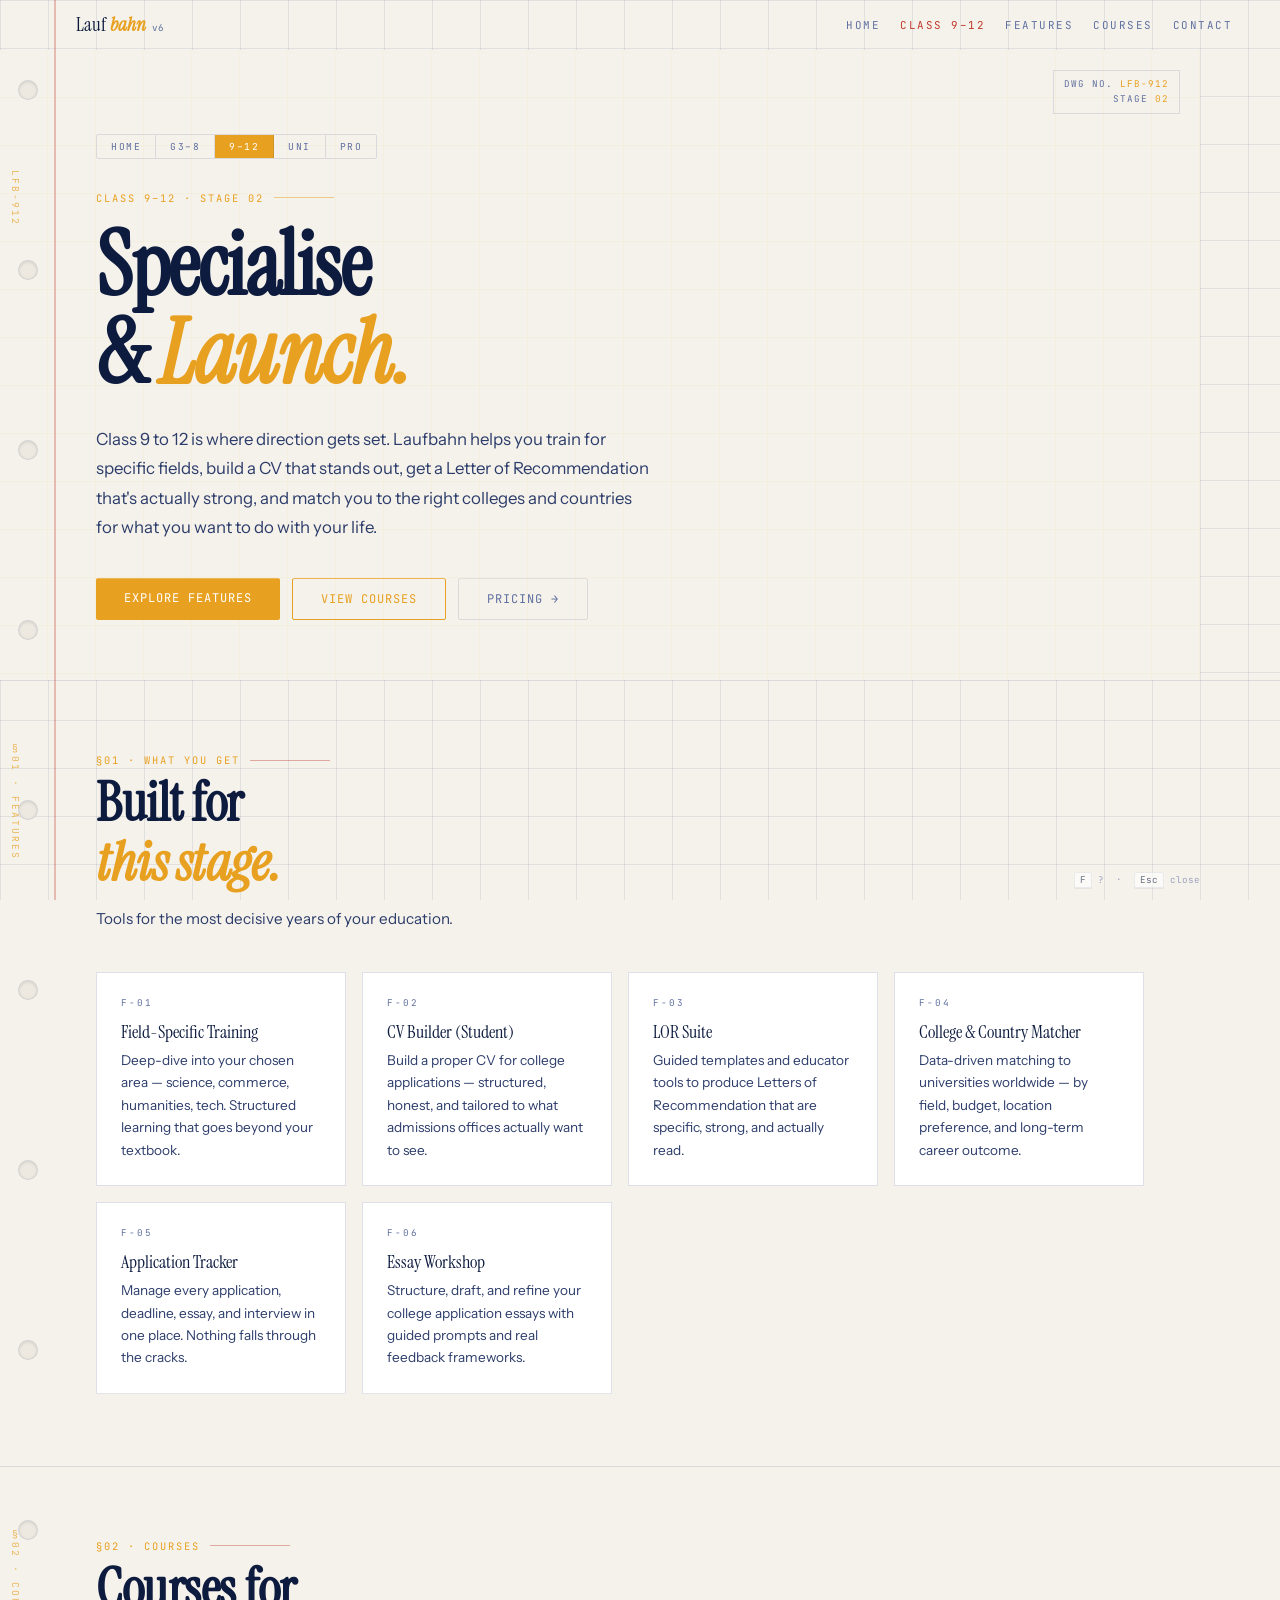
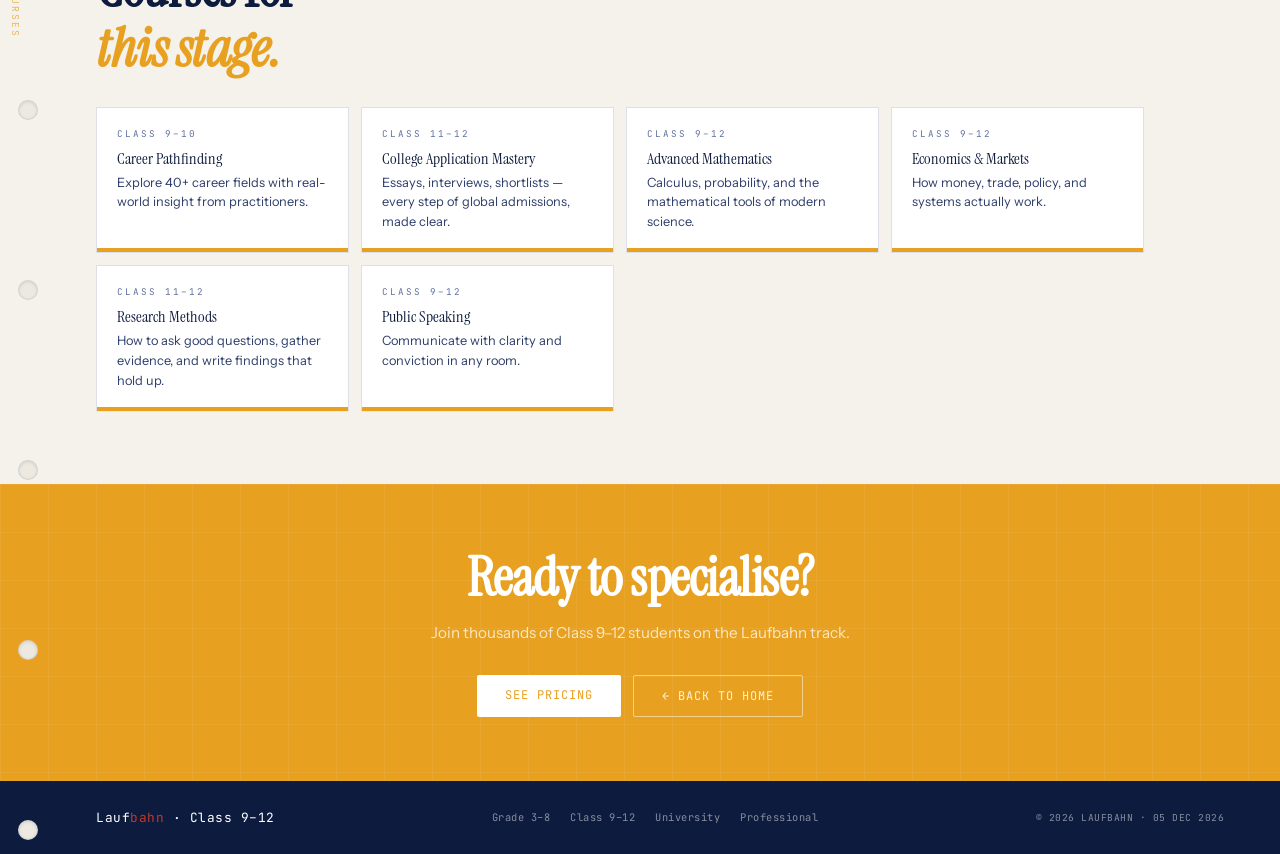
<file: highschool.html>
<!DOCTYPE html>
<html lang="en">
<head>
<meta charset="UTF-8"/><meta name="viewport" content="width=device-width,initial-scale=1"/>
<title>Laufbahn · Class 9–12 · Specialist Stage</title>
<link rel="stylesheet" href="shared.css"/>
<link rel="icon" type="image/svg+xml" href="favicon.svg"/>
<style>
#stage-hero{min-height:70vh;display:flex;flex-direction:column;justify-content:center;padding:80px 56px 56px 96px;position:relative;z-index:1;background:repeating-linear-gradient(90deg,transparent,transparent 47px,rgba(232,160,32,0.05) 47px,rgba(232,160,32,0.05) 48px),repeating-linear-gradient(transparent,transparent 47px,rgba(232,160,32,0.05) 47px,rgba(232,160,32,0.05) 48px);}
h1.stage-h1{font-family:var(--serif);font-size:clamp(3rem,7vw,5.5rem);line-height:1.0;letter-spacing:-1.5px;color:var(--ink);margin-bottom:20px;overflow:visible;padding-bottom:8px;}
h1.stage-h1 em{color:#e8a020;font-style:italic;}
.stage-tagline{font-family:var(--sans);font-size:1.05rem;line-height:1.75;color:var(--ink-soft);max-width:560px;margin-bottom:28px;}
.stage-breadcrumb{display:flex;gap:0;margin-bottom:32px;border:1px solid var(--rule);width:fit-content;border-radius:2px;overflow:hidden;}
.bc-item{font-family:var(--mono);font-size:0.6rem;letter-spacing:1.5px;text-transform:uppercase;padding:5px 14px;border-right:1px solid var(--rule);color:var(--ink-dim);text-decoration:none;transition:all 0.15s;}
.bc-item:last-child{border-right:none;}
.bc-item.active{background:#e8a020;color:white;}
.bc-item:hover:not(.active){color:var(--ink);}
.sf-grid{display:grid;grid-template-columns:repeat(auto-fit,minmax(240px,1fr));gap:16px;margin-top:40px;}
.sf-card{border:1px solid var(--card-border);background:var(--card);padding:24px;position:relative;overflow:hidden;transition:border-color 0.2s;}
.sf-card::before{content:'';position:absolute;left:0;top:0;bottom:0;width:3px;background:#e8a020;transform:scaleY(0);transform-origin:top;transition:transform 0.3s;}
.sf-card:hover::before{transform:scaleY(1);}
.sf-card:hover{border-color:#e8a020;}
.sf-num{font-family:var(--mono);font-size:0.58rem;color:var(--ink-dim);letter-spacing:2px;margin-bottom:12px;}
.sf-title{font-family:var(--serif);font-size:1.1rem;color:var(--ink);margin-bottom:6px;}
.sf-body{font-family:var(--sans);font-size:0.85rem;color:var(--ink-soft);line-height:1.65;}
.sc-grid{display:grid;grid-template-columns:repeat(auto-fill,minmax(220px,1fr));gap:12px;margin-top:28px;}
.sc-card{border:1px solid var(--card-border);background:var(--card);padding:20px;position:relative;transition:transform 0.2s,box-shadow 0.2s;}
.sc-card:hover{transform:translateY(-2px);box-shadow:3px 5px 0 var(--shadow);}
.sc-stripe{position:absolute;bottom:0;left:0;right:0;height:4px;background:#e8a020;}
.sc-level{font-family:var(--mono);font-size:0.58rem;letter-spacing:2px;text-transform:uppercase;color:var(--ink-dim);margin-bottom:8px;}
.sc-title{font-family:var(--serif);font-size:1rem;color:var(--ink);margin-bottom:4px;}
.sc-desc{font-family:var(--sans);font-size:0.8rem;color:var(--ink-soft);line-height:1.55;}
#cta-stage{background:#e8a020;text-align:center;padding:64px 56px;position:relative;z-index:1;max-width:none;}
#cta-stage::before{content:'';position:absolute;inset:0;background-image:linear-gradient(rgba(255,255,255,0.06) 1px,transparent 1px),linear-gradient(90deg,rgba(255,255,255,0.06) 1px,transparent 1px);background-size:48px 48px;}
#cta-stage .sec-title{color:white;position:relative;z-index:1;}
#cta-stage .sec-sub{color:rgba(255,255,255,0.75);margin:0 auto 28px;position:relative;z-index:1;text-align:center;max-width:440px;}
.cta-btns{display:flex;gap:12px;justify-content:center;position:relative;z-index:1;flex-wrap:wrap;}
</style>
</head>
<body>
<div id="blueprint-reveal"><div class="reveal-grid"><div class="reveal-grid-lines"></div><div class="reveal-text" style="color:#e8a020;">9–12</div></div><div class="reveal-label">Laufbahn · Specialist Stage</div></div>
<div id="progress-bar"></div><div id="chrome-spine"></div>
<div id="stage-tracker"><div class="tracker-inner">
  <a class="tracker-step" href="grade38.html"><span class="tracker-dot"></span>Grade 3–8</a>
  <a class="tracker-step active" href="highschool.html"><span class="tracker-dot"></span>Class 9–12</a>
  <a class="tracker-step" href="university.html"><span class="tracker-dot"></span>University</a>
  <a class="tracker-step" href="professional.html"><span class="tracker-dot"></span>Professional</a>
</div></div>
<div id="kb-hints"><kbd>F</kbd> ? &nbsp;·&nbsp; <kbd>Esc</kbd> close</div>
<nav id="main-nav">
  <div class="nav-logo"><span class="logo-lauf">Lauf</span><span class="logo-bahn" style="color:#e8a020;">bahn</span><sub>v6</sub></div>
  <ul class="nav-links">
    <li><a href="index.html">home</a></li>
    <li><a href="#stage-hero" class="active">Class 9–12</a></li>
    <li><a href="#stage-features">features</a></li>
    <li><a href="#stage-courses">courses</a></li>
    <li><a href="index.html#contact">contact</a></li>
  </ul>
</nav>
<section id="stage-hero">
  <div class="margin-note" style="top:120px;color:#e8a020;">LFB-912</div>
  <div class="dwg-num">DWG NO. <span style="color:#e8a020;">LFB-912</span><br/>STAGE <span style="color:#e8a020;">02</span></div>
  <div class="stage-breadcrumb">
    <a class="bc-item" href="index.html">Home</a>
    <a class="bc-item" href="grade38.html">G3–8</a>
    <a class="bc-item active" href="highschool.html">9–12</a>
    <a class="bc-item" href="university.html">Uni</a>
    <a class="bc-item" href="professional.html">Pro</a>
  </div>
  <div style="font-family:var(--mono);font-size:0.65rem;letter-spacing:2px;text-transform:uppercase;color:#e8a020;margin-bottom:16px;display:flex;align-items:center;gap:10px;">Class 9–12 · Stage 02<span style="width:60px;height:1px;background:#e8a020;opacity:0.5;display:inline-block;"></span></div>
  <h1 class="stage-h1">Specialise<br/>& <em>Launch.</em></h1>
  <p class="stage-tagline" style="transition-delay:0.12s;">Class 9 to 12 is where direction gets set. Laufbahn helps you train for specific fields, build a CV that stands out, get a Letter of Recommendation that's actually strong, and match you to the right colleges and countries for what you want to do with your life.</p>
  <div style="display:flex;gap:12px;margin-top:8px;flex-wrap:wrap;" class="reveal" style="transition-delay:0.2s;">
    <a href="#stage-features" class="btn-primary" style="background:#e8a020;">Explore Features</a>
    <a href="#stage-courses" class="btn-outline" style="color:#e8a020;border-color:#e8a020;">View Courses</a>
    <a href="index.html#pricing" class="btn-outline" style="color:var(--ink-dim);border-color:var(--rule);">Pricing →</a>
  </div>
</section>
<hr class="separator"/>
<section id="stage-features">
  <div class="margin-note" style="top:60px;color:#e8a020;">§01 · FEATURES</div>
  <div class="reveal"><div class="drawing-label" style="color:#e8a020;">§01 · What You Get</div><h2 class="sec-title">Built for<br/><em style="color:#e8a020;">this stage.</em></h2><p class="sec-sub">Tools for the most decisive years of your education.</p></div>
  <div class="sf-grid reveal" style="transition-delay:0.1s;">
    <div class="sf-card"><div class="sf-num">F-01</div><div class="sf-title">Field-Specific Training</div><div class="sf-body">Deep-dive into your chosen area — science, commerce, humanities, tech. Structured learning that goes beyond your textbook.</div></div>
    <div class="sf-card"><div class="sf-num">F-02</div><div class="sf-title">CV Builder (Student)</div><div class="sf-body">Build a proper CV for college applications — structured, honest, and tailored to what admissions offices actually want to see.</div></div>
    <div class="sf-card"><div class="sf-num">F-03</div><div class="sf-title">LOR Suite</div><div class="sf-body">Guided templates and educator tools to produce Letters of Recommendation that are specific, strong, and actually read.</div></div>
    <div class="sf-card"><div class="sf-num">F-04</div><div class="sf-title">College & Country Matcher</div><div class="sf-body">Data-driven matching to universities worldwide — by field, budget, location preference, and long-term career outcome.</div></div>
    <div class="sf-card"><div class="sf-num">F-05</div><div class="sf-title">Application Tracker</div><div class="sf-body">Manage every application, deadline, essay, and interview in one place. Nothing falls through the cracks.</div></div>
    <div class="sf-card"><div class="sf-num">F-06</div><div class="sf-title">Essay Workshop</div><div class="sf-body">Structure, draft, and refine your college application essays with guided prompts and real feedback frameworks.</div></div>
  </div>
</section>
<hr class="separator"/>
<section id="stage-courses">
  <div class="margin-note" style="top:60px;color:#e8a020;">§02 · COURSES</div>
  <div class="reveal"><div class="drawing-label" style="color:#e8a020;">§02 · Courses</div><h2 class="sec-title">Courses for<br/><em style="color:#e8a020;">this stage.</em></h2></div>
  <div class="sc-grid reveal" style="transition-delay:0.1s;">
    <div class="sc-card"><div class="sc-stripe"></div><div class="sc-level">Class 9–10</div><div class="sc-title">Career Pathfinding</div><div class="sc-desc">Explore 40+ career fields with real-world insight from practitioners.</div></div>
    <div class="sc-card"><div class="sc-stripe"></div><div class="sc-level">Class 11–12</div><div class="sc-title">College Application Mastery</div><div class="sc-desc">Essays, interviews, shortlists — every step of global admissions, made clear.</div></div>
    <div class="sc-card"><div class="sc-stripe"></div><div class="sc-level">Class 9–12</div><div class="sc-title">Advanced Mathematics</div><div class="sc-desc">Calculus, probability, and the mathematical tools of modern science.</div></div>
    <div class="sc-card"><div class="sc-stripe"></div><div class="sc-level">Class 9–12</div><div class="sc-title">Economics & Markets</div><div class="sc-desc">How money, trade, policy, and systems actually work.</div></div>
    <div class="sc-card"><div class="sc-stripe"></div><div class="sc-level">Class 11–12</div><div class="sc-title">Research Methods</div><div class="sc-desc">How to ask good questions, gather evidence, and write findings that hold up.</div></div>
    <div class="sc-card"><div class="sc-stripe"></div><div class="sc-level">Class 9–12</div><div class="sc-title">Public Speaking</div><div class="sc-desc">Communicate with clarity and conviction in any room.</div></div>
  </div>
</section>
<section id="cta-stage" class="full-w">
  <h2 class="sec-title">Ready to specialise?</h2>
  <p class="sec-sub">Join thousands of Class 9–12 students on the Laufbahn track.</p>
  <div class="cta-btns"><a href="index.html#pricing" class="btn-primary" style="background:white;color:#e8a020;">See Pricing</a><a href="index.html" class="btn-outline" style="color:rgba(255,255,255,0.85);border-color:rgba(255,255,255,0.5);">← Back to Home</a></div>
</section>
<footer><div class="footer-logo">Lauf<em>bahn</em> · Class 9–12</div><div class="footer-links"><a href="grade38.html">Grade 3–8</a><a href="highschool.html">Class 9–12</a><a href="university.html">University</a><a href="professional.html">Professional</a></div><div style="font-size:0.6rem;">© 2026 LAUFBAHN · <span class="auto-date"></span></div></footer>
<button id="back-top" onclick="window.scrollTo({top:0,behavior:'smooth'})">↑ top</button>
<div id="egg-modal" onclick="closeEgg()"><div class="egg-box" onclick="event.stopPropagation()"><div class="egg-tape"></div><div class="egg-label">MARGIN NOTE</div><div class="egg-quote">"The blueprint was always there. We just gave it paper."</div><div class="egg-body">You found it. Good eyes.</div></div></div>
<script src="shared.js"></script>
</body></html>
</file>
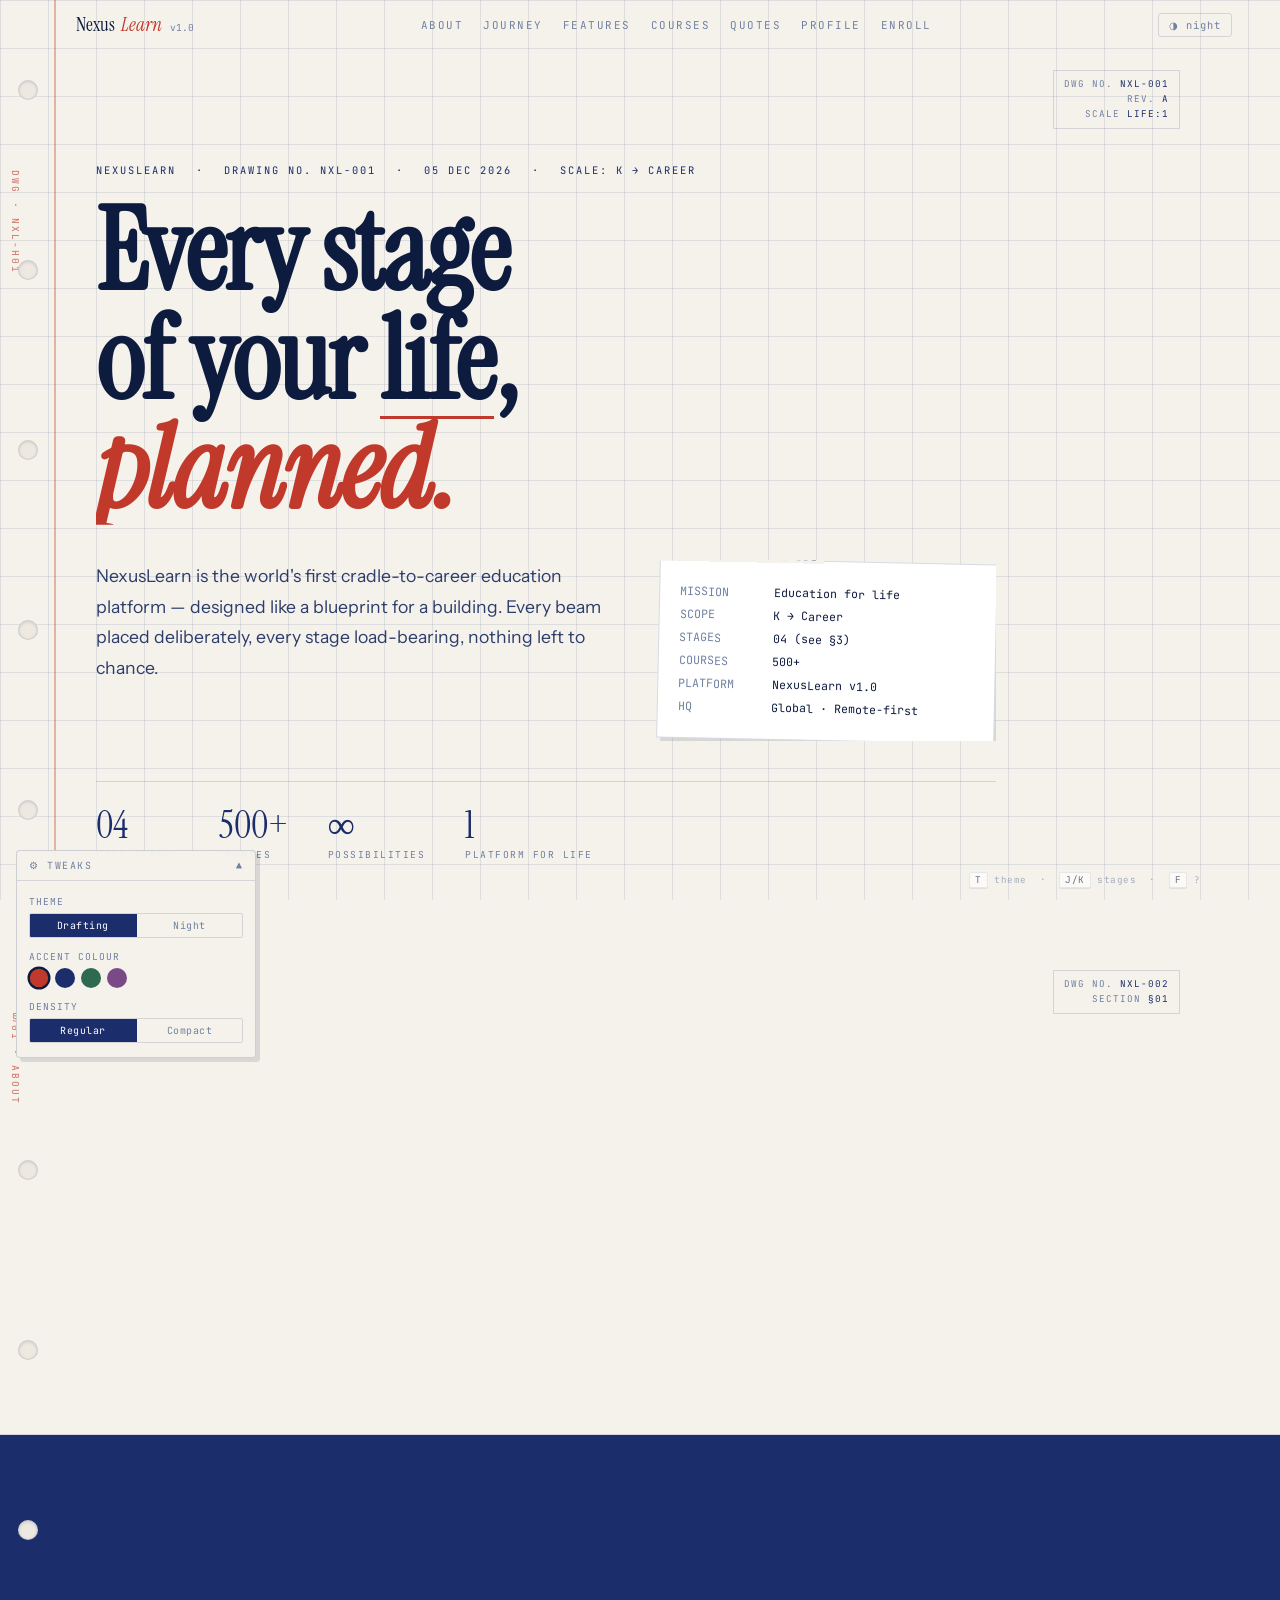
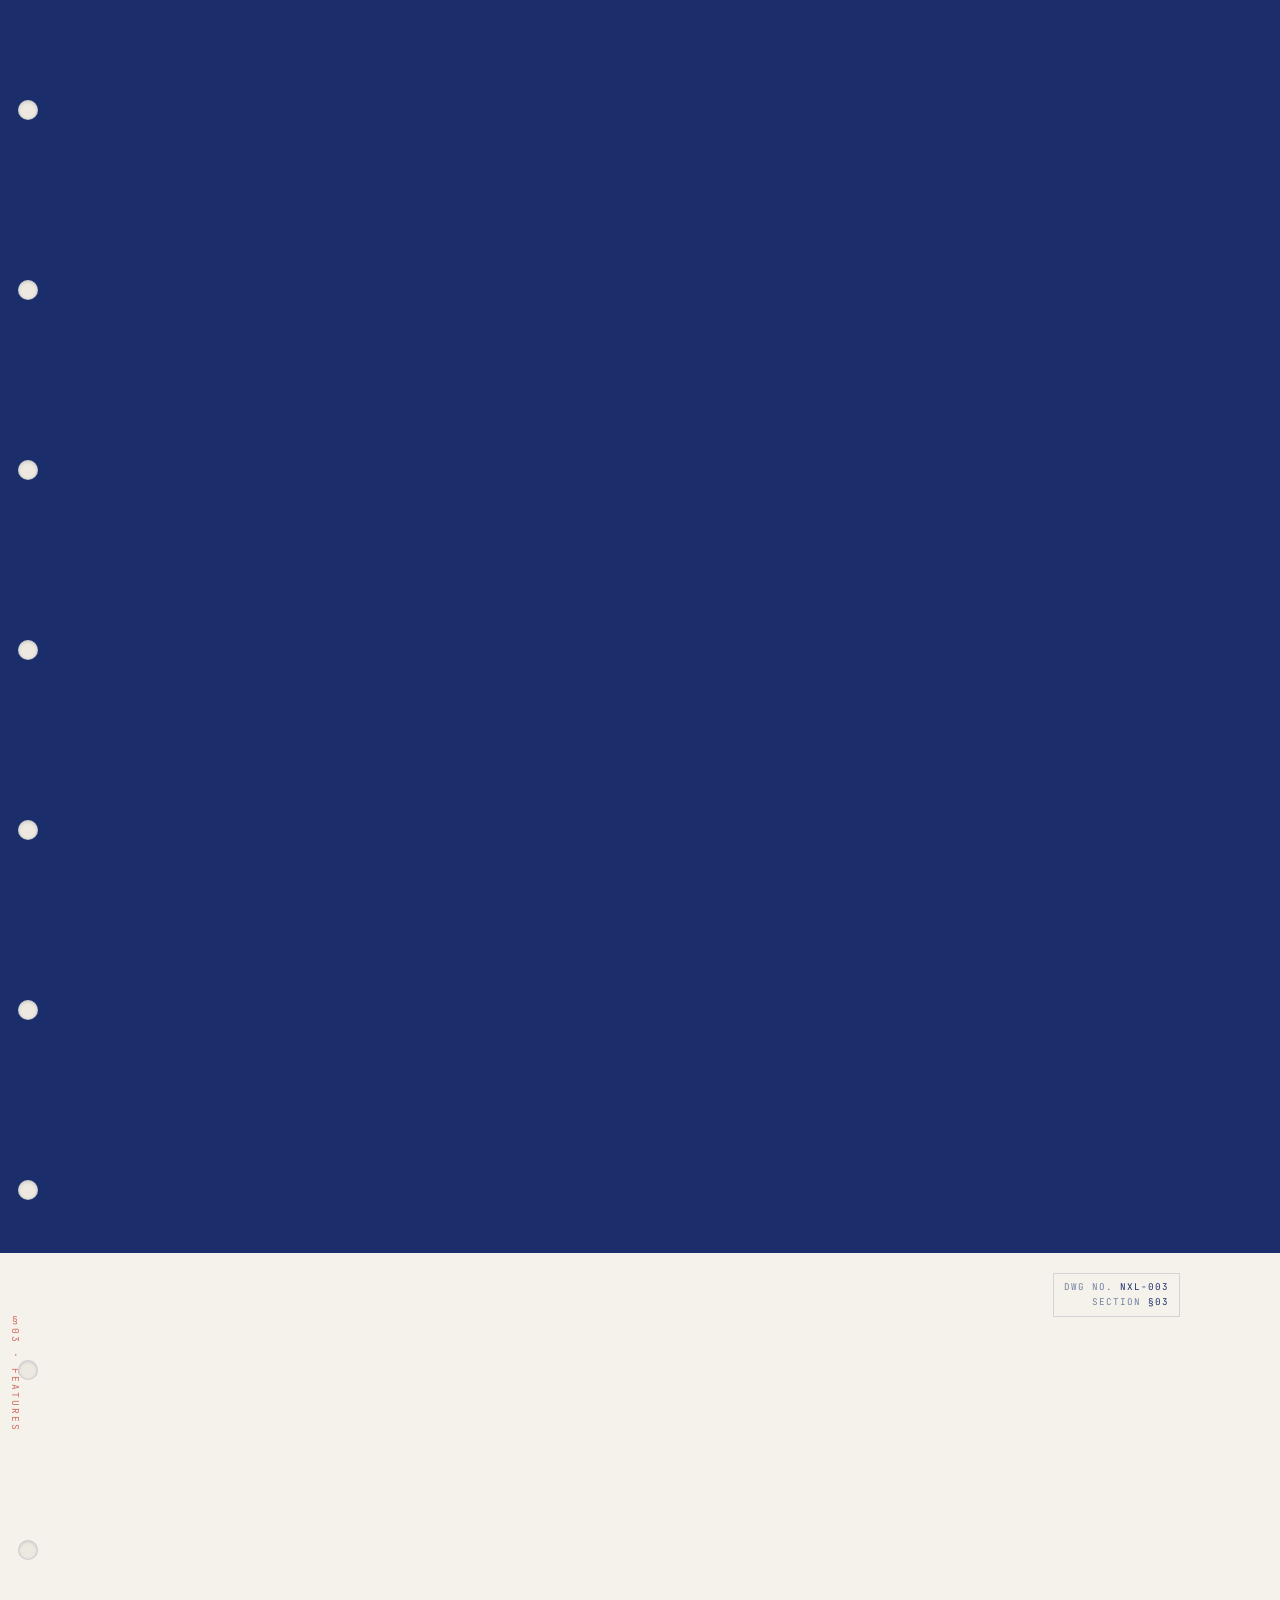
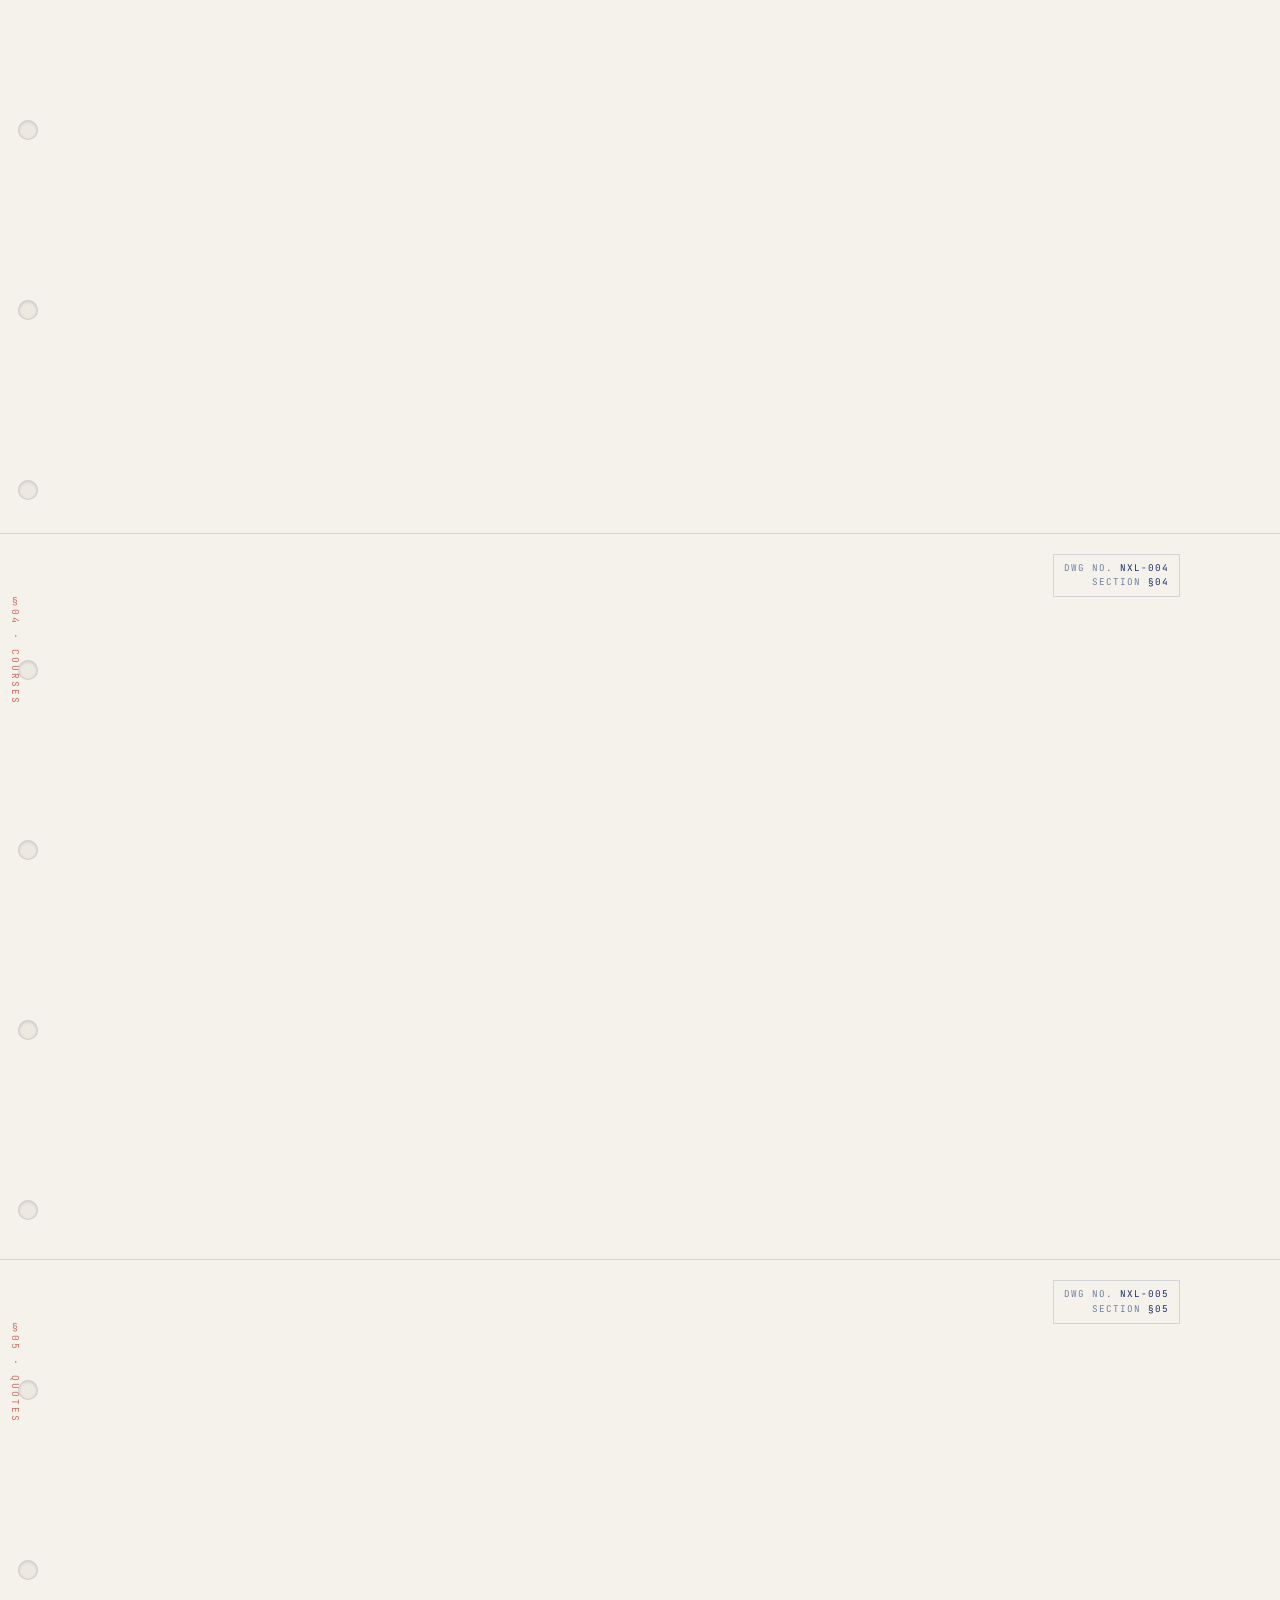
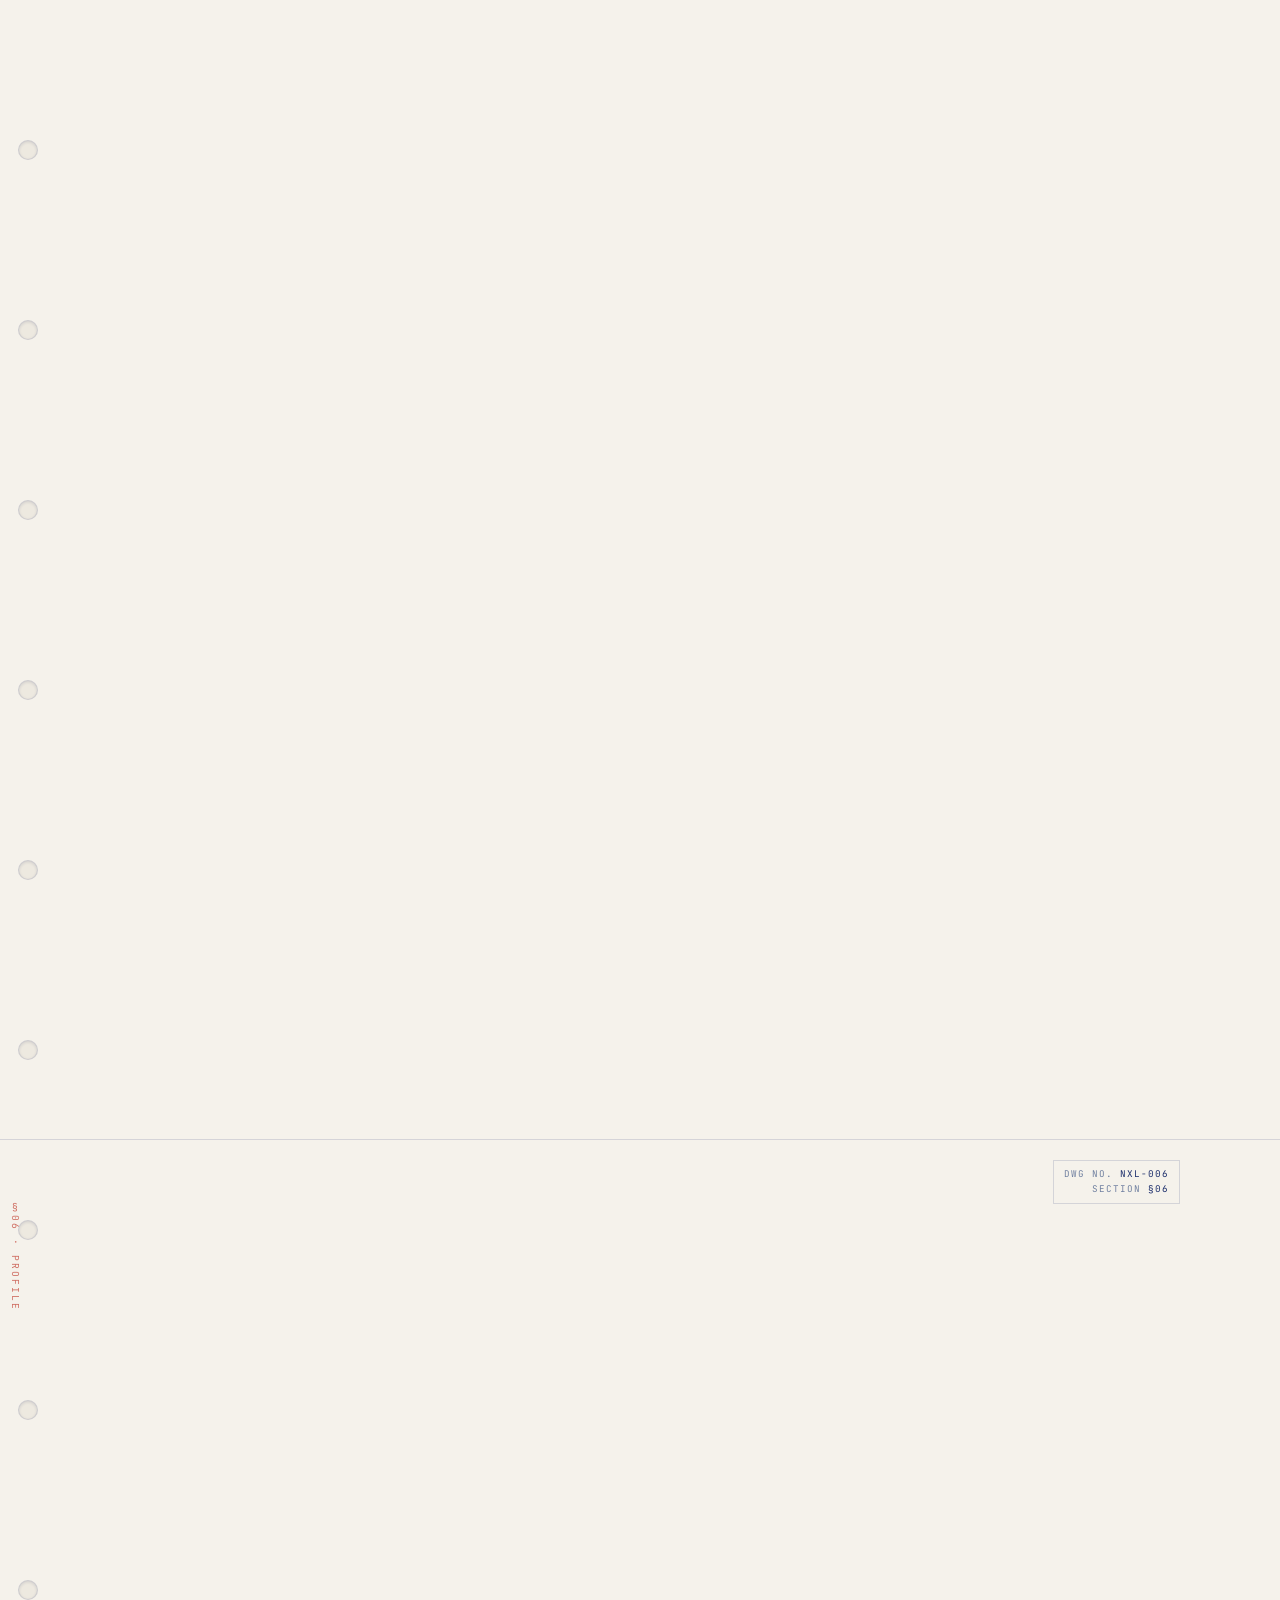
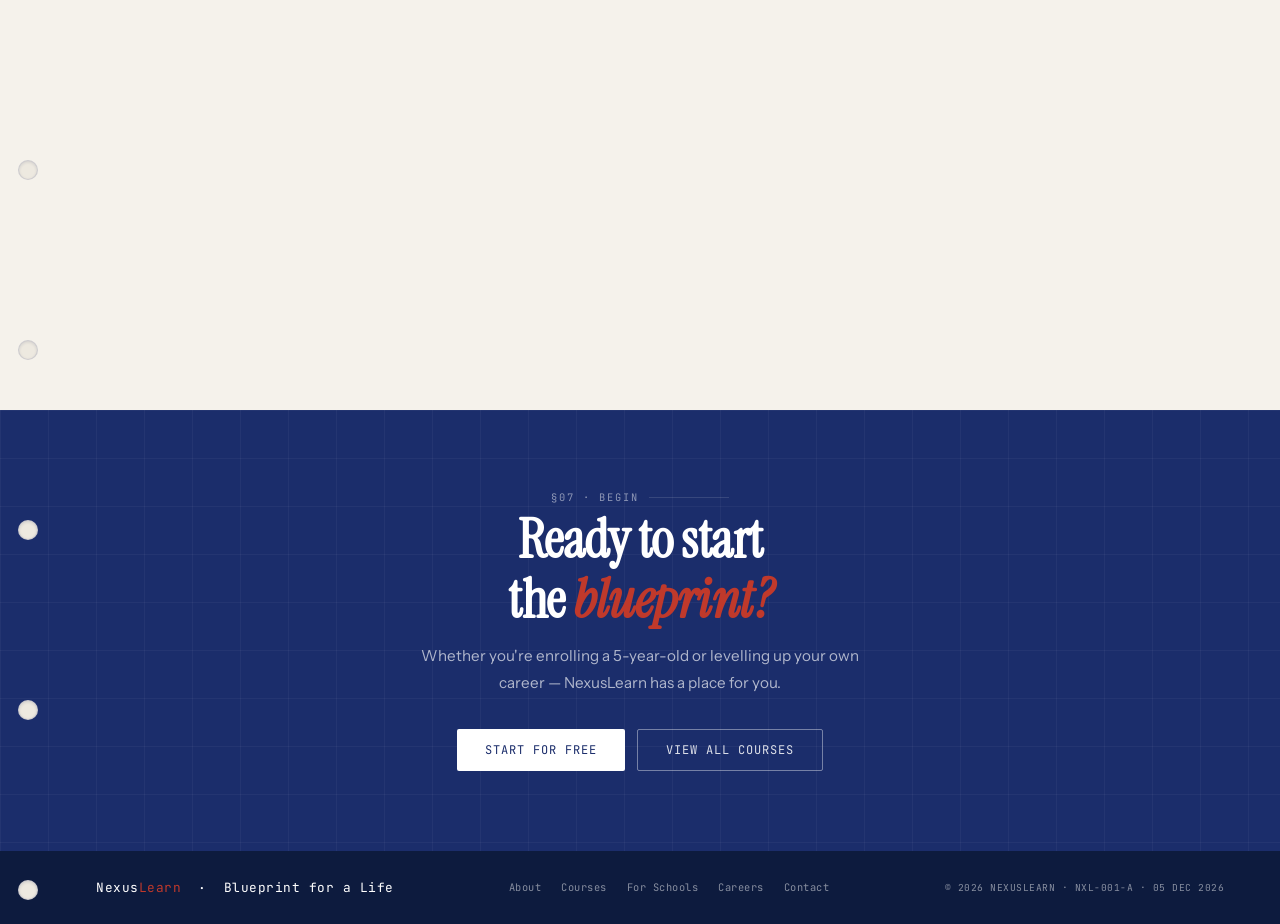
<file: NexusLearn_Website.html>
<!DOCTYPE html>
<html lang="en">
<head>
<meta charset="UTF-8" />
<meta name="viewport" content="width=device-width,initial-scale=1" />
<title>NexusLearn · Blueprint for a Life</title>
<link rel="preconnect" href="https://fonts.googleapis.com" />
<link rel="preconnect" href="https://fonts.gstatic.com" crossorigin />
<link href="https://fonts.googleapis.com/css2?family=Instrument+Serif:ital@0;1&family=JetBrains+Mono:wght@300;400;500;600;700&family=Instrument+Sans:wght@400;500;600&display=swap" rel="stylesheet" />

<style>
/* ── RESET ── */
*, *::before, *::after { box-sizing: border-box; margin: 0; padding: 0; }
html { scroll-behavior: smooth; }
a { color: inherit; text-decoration: none; }
button { font-family: inherit; cursor: pointer; }

/* ── THEME VARS ── */
:root {
  --bg: #f5f2eb;
  --grid: rgba(27,45,107,0.10);
  --ink: #0d1b3e;
  --ink-soft: #2d3d6b;
  --ink-dim: #7080a0;
  --accent: #c0392b;
  --accent2: #1b2d6b;
  --gold: #e8a020;
  --card: #ffffff;
  --card-border: rgba(27,45,107,0.18);
  --rule: rgba(27,45,107,0.15);
  --hole: #ede9e0;
  --margin-line: rgba(192,57,43,0.35);
  --serif: 'Instrument Serif', Georgia, serif;
  --mono: 'JetBrains Mono', 'IBM Plex Mono', monospace;
  --sans: 'Instrument Sans', system-ui, sans-serif;
  --shadow: rgba(13,27,62,0.12);
}
.theme-night {
  --bg: #0d1a2e;
  --grid: rgba(100,140,220,0.09);
  --ink: #dde8ff;
  --ink-soft: #a0b8e0;
  --ink-dim: #4a6080;
  --accent: #f4a294;
  --accent2: #7aaae8;
  --gold: #f0c060;
  --card: rgba(255,255,255,0.04);
  --card-border: rgba(100,140,220,0.2);
  --rule: rgba(100,140,220,0.15);
  --hole: #0a1220;
  --margin-line: rgba(244,162,148,0.35);
  --shadow: rgba(0,0,0,0.4);
}

/* ── BODY / PAGE ── */
body {
  font-family: var(--mono);
  background: var(--bg);
  color: var(--ink);
  min-height: 100vh;
  position: relative;
  overflow-x: hidden;
  transition: background 0.4s ease, color 0.4s ease;
}
body::before {
  content: '';
  position: fixed; inset: 0; z-index: 0; pointer-events: none;
  background-image:
    linear-gradient(var(--grid) 1px, transparent 1px),
    linear-gradient(90deg, var(--grid) 1px, transparent 1px);
  background-size: 48px 48px;
  transition: background-image 0.4s;
}

/* ── PAGE CHROME (binder spine) ── */
#chrome-spine {
  position: fixed; left: 0; top: 0; bottom: 0; width: 56px; z-index: 40;
  pointer-events: none;
  border-right: 2px solid var(--margin-line);
  transition: border-color 0.4s;
}
.binder-hole {
  position: fixed; left: 18px; width: 20px; height: 20px;
  border-radius: 50%;
  background: var(--hole);
  border: 1.5px solid var(--rule);
  z-index: 41; pointer-events: none;
  transition: all 0.4s;
  box-shadow: inset 0 1px 3px var(--shadow);
}

/* ── PROGRESS BAR ── */
#progress-bar {
  position: fixed; top: 0; left: 0; height: 3px; z-index: 200;
  background: var(--accent);
  width: 0%;
  transition: width 0.1s linear;
}

/* ── NAV ── */
nav {
  position: sticky; top: 0; z-index: 100;
  display: flex; align-items: center; justify-content: space-between;
  padding: 12px 48px 12px 76px;
  background: transparent;
  border-bottom: 1px solid transparent;
  transition: background 0.25s, border-color 0.25s, backdrop-filter 0.25s;
}
nav.scrolled {
  background: rgba(245,242,235,0.88);
  backdrop-filter: blur(12px);
  border-bottom-color: var(--rule);
}
.theme-night nav.scrolled {
  background: rgba(13,26,46,0.88);
}
.nav-logo {
  font-family: var(--serif);
  font-size: 1.2rem;
  color: var(--ink);
  display: flex; align-items: baseline; gap: 6px;
}
.nav-logo em { color: var(--accent); font-style: italic; }
.nav-logo sub { font-family: var(--mono); font-size: 0.6rem; color: var(--ink-dim); margin-left: 2px; }
.nav-links {
  display: flex; gap: 20px; list-style: none;
  font-size: 0.68rem; letter-spacing: 1.5px; text-transform: uppercase;
}
.nav-links a {
  color: var(--ink-dim);
  transition: color 0.15s;
}
.nav-links a:hover { color: var(--accent); }
.nav-right { display: flex; align-items: center; gap: 12px; }
.btn-theme {
  background: none;
  border: 1px solid var(--rule);
  border-radius: 3px;
  padding: 4px 10px;
  font-family: var(--mono);
  font-size: 0.65rem;
  letter-spacing: 1px;
  color: var(--ink-dim);
  transition: all 0.2s;
}
.btn-theme:hover { border-color: var(--accent); color: var(--accent); }

/* ── SECTIONS ── */
section {
  position: relative; z-index: 1;
  padding: 72px 56px 72px 96px;
  max-width: 1200px;
}
section.full-w { max-width: none; }

/* ── SECTION HEADING ── */
.drawing-label {
  font-family: var(--mono);
  font-size: 0.65rem;
  letter-spacing: 2px;
  text-transform: uppercase;
  color: var(--accent);
  margin-bottom: 6px;
  display: flex; align-items: center; gap: 10px;
}
.drawing-label::after {
  content: '';
  flex: 1; max-width: 80px;
  height: 1px;
  background: var(--accent);
  opacity: 0.4;
}
.sec-title {
  font-family: var(--serif);
  font-size: clamp(2.2rem, 4.5vw, 3.4rem);
  line-height: 1.1;
  color: var(--ink);
  letter-spacing: -0.5px;
  margin-bottom: 0.75rem;
}
.sec-title em { font-style: italic; color: var(--accent); }
.sec-sub {
  font-family: var(--sans);
  font-size: 0.95rem;
  color: var(--ink-soft);
  line-height: 1.8;
  max-width: 520px;
  font-weight: 400;
}

/* ── MARGIN ANNOTATION ── */
.margin-note {
  position: absolute;
  left: 10px;
  font-family: var(--mono);
  font-size: 0.6rem;
  color: var(--accent);
  opacity: 0;
  transform: translateX(-8px);
  transition: opacity 1.2s ease, transform 1.2s ease;
  writing-mode: vertical-rl;
  text-orientation: mixed;
  letter-spacing: 2px;
  pointer-events: none;
  line-height: 1;
}
.margin-note.visible { opacity: 0.7; transform: translateX(0); }

/* ── REVEAL ── */
.reveal {
  opacity: 0;
  clip-path: inset(0 0 100% 0);
  transition: opacity 0.7s ease, clip-path 0.7s cubic-bezier(0.16,1,0.3,1);
}
.reveal.seen {
  opacity: 1;
  clip-path: inset(0 0 0% 0);
}

/* ── DRAWING NUMBER (top-right corner annotations) ── */
.dwg-num {
  position: absolute;
  right: 20px; top: 20px;
  font-family: var(--mono);
  font-size: 0.58rem;
  color: var(--ink-dim);
  letter-spacing: 1px;
  text-align: right;
  line-height: 1.6;
  border: 1px solid var(--rule);
  padding: 6px 10px;
  z-index: 2;
}
.dwg-num span { color: var(--accent2); }

/* ────────────────────────────────────────────
   HERO
──────────────────────────────────────────── */
#hero {
  min-height: 100vh;
  display: flex; flex-direction: column; justify-content: center;
  padding: 80px 56px 56px 96px;
  position: relative; z-index: 1;
}
.hero-meta {
  font-family: var(--mono);
  font-size: 0.65rem;
  letter-spacing: 2px;
  text-transform: uppercase;
  color: var(--ink-dim);
  margin-bottom: 20px;
  display: flex; gap: 20px; flex-wrap: wrap;
}
.hero-meta span { color: var(--accent2); }
h1.hero-h1 {
  font-family: var(--serif);
  font-size: clamp(3.5rem, 9vw, 7.5rem);
  line-height: 0.95;
  letter-spacing: -2px;
  color: var(--ink);
  margin-bottom: 28px;
  max-width: 900px;
}
h1.hero-h1 em { color: var(--accent); font-style: italic; }
h1.hero-h1 .blueprint-word {
  position: relative;
  display: inline-block;
}
h1.hero-h1 .blueprint-word::after {
  content: '';
  position: absolute; left: 0; right: 0; bottom: -4px;
  height: 3px;
  background: var(--accent);
  transform: scaleX(0);
  transform-origin: left;
  transition: transform 0.6s cubic-bezier(0.16,1,0.3,1) 0.3s;
}
h1.hero-h1 .blueprint-word.seen::after { transform: scaleX(1); }

.hero-body {
  display: grid;
  grid-template-columns: 1.5fr 1fr;
  gap: 56px;
  margin-top: 8px;
  max-width: 900px;
}
.hero-tagline {
  font-family: var(--sans);
  font-size: 1.1rem;
  line-height: 1.75;
  color: var(--ink-soft);
  font-weight: 400;
}
.identity-card {
  border: 1.5px solid var(--card-border);
  padding: 20px;
  background: var(--card);
  transform: rotate(1.2deg);
  box-shadow: 4px 4px 0 var(--shadow);
  position: relative;
  transition: background 0.4s, border-color 0.4s;
}
.identity-card::before {
  content: 'IDENTITY — NXL-001';
  position: absolute; top: -10px; left: 16px;
  font-family: var(--mono); font-size: 0.58rem;
  letter-spacing: 1.5px; color: var(--ink-dim);
  background: var(--bg); padding: 0 6px;
  transition: background 0.4s;
}
.identity-card table {
  border-collapse: collapse; width: 100%;
  font-family: var(--mono); font-size: 0.72rem;
  line-height: 2;
}
.identity-card td:first-child { color: var(--ink-dim); padding-right: 12px; white-space: nowrap; }
.identity-card td:last-child { color: var(--ink); }
.identity-card .val-accent { color: var(--accent); }

.hero-stats {
  display: flex; gap: 40px;
  margin-top: 40px;
  padding-top: 24px;
  border-top: 1px solid var(--rule);
  max-width: 900px;
}
.stat-num {
  font-family: var(--serif);
  font-size: 2.4rem;
  color: var(--accent2);
  display: block;
  line-height: 1;
}
.stat-label {
  font-family: var(--mono);
  font-size: 0.6rem;
  letter-spacing: 1.5px;
  text-transform: uppercase;
  color: var(--ink-dim);
  margin-top: 4px;
}

/* ── STAGE SELECTOR ── */
.stage-nav {
  display: flex; gap: 0;
  margin-bottom: 40px;
  border: 1px solid var(--rule);
  width: fit-content;
  overflow: hidden;
  border-radius: 3px;
}
.stage-btn {
  background: transparent;
  border: none;
  border-right: 1px solid var(--rule);
  padding: 8px 20px;
  font-family: var(--mono);
  font-size: 0.65rem;
  letter-spacing: 1.5px;
  text-transform: uppercase;
  color: var(--ink-dim);
  transition: all 0.2s;
}
.stage-btn:last-child { border-right: none; }
.stage-btn.active, .stage-btn:hover {
  background: var(--accent2);
  color: white;
}
.theme-night .stage-btn.active { background: var(--accent2); }

/* ── JOURNEY ITEMS ── */
.journey-list { display: flex; flex-direction: column; gap: 0; position: relative; }
.journey-connector {
  position: absolute; left: 27px; top: 56px; bottom: 56px;
  width: 2px;
  background: linear-gradient(to bottom, var(--accent), var(--gold), var(--accent2));
  opacity: 0.3;
}
.journey-item {
  display: flex; gap: 28px;
  padding: 32px 0;
  border-bottom: 1px solid var(--rule);
  position: relative;
  opacity: 1;
  transition: opacity 0.3s, max-height 0.4s;
}
.journey-item.hidden { display: none; }
.journey-dot {
  width: 56px; height: 56px; border-radius: 50%;
  flex-shrink: 0;
  display: flex; align-items: center; justify-content: center;
  font-family: var(--mono); font-size: 0.7rem; font-weight: 600;
  letter-spacing: 1px;
  position: relative; z-index: 2;
  border: 2px solid;
  transition: all 0.3s;
}
.dot-k8   { border-color: var(--accent);  color: var(--accent);  background: rgba(192,57,43,0.07); }
.dot-912  { border-color: var(--gold);    color: var(--gold);    background: rgba(232,160,32,0.07); }
.dot-uni  { border-color: var(--accent2); color: var(--accent2); background: rgba(27,45,107,0.07); }
.dot-pro  { border-color: var(--ink-soft);color: var(--ink-soft);background: rgba(45,61,107,0.07); }
.theme-night .dot-k8  { background: rgba(244,162,148,0.1); }
.theme-night .dot-912 { background: rgba(240,192,96,0.1); }
.theme-night .dot-uni { background: rgba(122,170,232,0.1); }
.journey-stage-tag {
  font-family: var(--mono); font-size: 0.58rem; letter-spacing: 2px;
  text-transform: uppercase; color: var(--ink-dim);
  margin-bottom: 4px;
}
.journey-title {
  font-family: var(--serif);
  font-size: 1.6rem;
  color: var(--ink);
  margin-bottom: 6px;
  line-height: 1.2;
}
.journey-desc {
  font-family: var(--sans);
  font-size: 0.9rem;
  color: var(--ink-soft);
  line-height: 1.75;
  max-width: 560px;
}
.journey-chips {
  display: flex; flex-wrap: wrap; gap: 6px; margin-top: 14px;
}
.chip {
  font-family: var(--mono); font-size: 0.62rem; letter-spacing: 0.5px;
  padding: 3px 10px; border-radius: 2px;
  border: 1px solid;
  transition: background 0.4s;
}
.chip-red   { border-color: rgba(192,57,43,0.35);  color: var(--accent);  background: rgba(192,57,43,0.06); }
.chip-gold  { border-color: rgba(232,160,32,0.35); color: var(--gold);   background: rgba(232,160,32,0.06); }
.chip-blue  { border-color: rgba(27,45,107,0.25);  color: var(--accent2); background: rgba(27,45,107,0.06); }
.chip-gray  { border-color: var(--rule);            color: var(--ink-dim); background: transparent; }
.theme-night .chip-blue { border-color: rgba(122,170,232,0.3); }

/* ── FEATURES ── */
.features-grid {
  display: grid;
  grid-template-columns: repeat(auto-fit, minmax(260px, 1fr));
  gap: 1px;
  border: 1px solid var(--rule);
  background: var(--rule);
  margin-top: 40px;
}
.feature-card {
  background: var(--card);
  padding: 28px;
  transition: background 0.3s;
  position: relative;
  overflow: hidden;
}
.feature-card::before {
  content: '';
  position: absolute; left: 0; top: 0; bottom: 0;
  width: 3px;
  background: var(--accent);
  transform: scaleY(0);
  transform-origin: top;
  transition: transform 0.3s cubic-bezier(0.16,1,0.3,1);
}
.feature-card:hover::before { transform: scaleY(1); }
.feature-card:hover { background: rgba(192,57,43,0.03); }
.feature-num {
  font-family: var(--mono); font-size: 0.58rem;
  color: var(--ink-dim); letter-spacing: 2px;
  margin-bottom: 16px;
  display: flex; align-items: center; gap: 8px;
}
.feature-num::before {
  content: '';
  width: 20px; height: 1px;
  background: var(--rule);
}
.feature-title {
  font-family: var(--serif);
  font-size: 1.15rem;
  color: var(--ink);
  margin-bottom: 8px;
}
.feature-body {
  font-family: var(--sans);
  font-size: 0.85rem;
  color: var(--ink-soft);
  line-height: 1.7;
  font-weight: 400;
}

/* ── COURSES ── */
.courses-grid {
  display: grid;
  grid-template-columns: repeat(auto-fill, minmax(220px, 1fr));
  gap: 12px;
  margin-top: 36px;
}
.course-card {
  border: 1px solid var(--card-border);
  background: var(--card);
  padding: 20px;
  cursor: pointer;
  transition: transform 0.25s, box-shadow 0.25s, border-color 0.25s;
  position: relative;
  perspective: 600px;
}
.course-card:hover {
  transform: translateY(-3px) rotate(-0.3deg);
  box-shadow: 4px 6px 0 var(--shadow);
  border-color: var(--accent);
}
.course-level {
  font-family: var(--mono); font-size: 0.58rem;
  letter-spacing: 2px; text-transform: uppercase;
  color: var(--ink-dim); margin-bottom: 10px;
}
.course-title {
  font-family: var(--serif);
  font-size: 1.05rem;
  color: var(--ink);
  margin-bottom: 6px;
  line-height: 1.3;
}
.course-desc {
  font-family: var(--sans);
  font-size: 0.8rem;
  color: var(--ink-soft);
  line-height: 1.6;
  font-weight: 400;
}
.course-stripe {
  position: absolute; bottom: 0; left: 0; right: 0;
  height: 4px;
}

/* ── QUOTES ── */
.quotes-toolbar {
  display: flex; gap: 8px; align-items: center;
  margin-bottom: 28px; flex-wrap: wrap;
}
.q-filter-btn {
  background: transparent;
  border: 1px solid var(--rule);
  padding: 4px 12px;
  font-family: var(--mono); font-size: 0.62rem;
  letter-spacing: 1px; text-transform: uppercase;
  color: var(--ink-dim);
  border-radius: 2px;
  transition: all 0.2s;
}
.q-filter-btn.active, .q-filter-btn:hover {
  border-color: var(--accent); color: var(--accent);
  background: rgba(192,57,43,0.06);
}
.q-shuffle {
  margin-left: auto;
  background: var(--accent2);
  border: none;
  padding: 5px 14px;
  font-family: var(--mono); font-size: 0.62rem;
  letter-spacing: 1px; text-transform: uppercase;
  color: white; border-radius: 2px;
  transition: opacity 0.2s;
}
.q-shuffle:hover { opacity: 0.85; }
.quotes-grid {
  display: grid;
  grid-template-columns: repeat(auto-fill, minmax(300px, 1fr));
  gap: 20px;
}
.q-card {
  padding: 24px;
  border: 1px solid var(--rule);
  background: var(--card);
  position: relative;
  transition: transform 0.25s, border-color 0.25s;
}
.q-card:hover { transform: rotate(-0.5deg); border-color: var(--accent); }
.q-open-quote {
  position: absolute; top: 8px; left: 14px;
  font-family: var(--serif); font-size: 4rem;
  color: var(--accent); opacity: 0.12; line-height: 1;
  pointer-events: none;
}
.q-text {
  font-family: var(--serif);
  font-size: 1.1rem;
  line-height: 1.5;
  color: var(--ink);
  font-style: italic;
  padding-top: 12px;
  position: relative; z-index: 1;
}
.q-attrib {
  margin-top: 12px;
  font-family: var(--mono); font-size: 0.65rem;
  color: var(--ink-dim); letter-spacing: 0.5px;
}
.q-copy-btn {
  position: absolute; bottom: 10px; right: 10px;
  background: none; border: none;
  font-family: var(--mono); font-size: 0.6rem;
  color: var(--ink-dim); opacity: 0;
  transition: opacity 0.2s;
  letter-spacing: 0.5px;
}
.q-card:hover .q-copy-btn { opacity: 1; }
.q-copy-btn:hover { color: var(--accent); }

/* ── NEXUS PROFILE ── */
.profile-layout {
  display: grid;
  grid-template-columns: 1fr 1.1fr;
  gap: 56px;
  align-items: center;
  margin-top: 40px;
}
.profile-mock {
  border: 1.5px solid var(--card-border);
  background: var(--card);
  overflow: hidden;
  box-shadow: 6px 8px 0 var(--shadow);
  transition: background 0.4s, border-color 0.4s;
}
.profile-header {
  background: var(--accent2);
  padding: 24px;
  display: flex; gap: 16px; align-items: center;
  position: relative;
}
.profile-header::after {
  content: 'NEXUSPROFILE™';
  position: absolute; right: 16px; top: 10px;
  font-family: var(--mono); font-size: 0.52rem;
  letter-spacing: 2px; color: rgba(255,255,255,0.4);
}
.profile-avatar {
  width: 52px; height: 52px; border-radius: 50%;
  background: rgba(255,255,255,0.15);
  border: 2px solid rgba(255,255,255,0.3);
  display: flex; align-items: center; justify-content: center;
  font-family: var(--serif); font-size: 1.2rem; color: white;
  flex-shrink: 0;
}
.profile-name { font-family: var(--serif); font-size: 1.1rem; color: white; }
.profile-role { font-family: var(--mono); font-size: 0.65rem; color: rgba(255,255,255,0.65); margin-top: 2px; }
.profile-body { padding: 20px; }
.profile-row {
  display: flex; justify-content: space-between; align-items: center;
  padding: 8px 0;
  border-bottom: 1px solid var(--rule);
  font-family: var(--mono); font-size: 0.72rem;
}
.profile-row:last-child { border-bottom: none; }
.profile-row-k { color: var(--ink-dim); }
.profile-row-v {
  color: var(--accent2); font-weight: 500;
  background: rgba(27,45,107,0.07);
  padding: 2px 8px; border-radius: 2px;
}
.theme-night .profile-row-v { background: rgba(122,170,232,0.1); }
.skill-section { padding: 16px 20px 20px; border-top: 1px solid var(--rule); }
.skill-label-row {
  display: flex; justify-content: space-between;
  font-family: var(--mono); font-size: 0.65rem;
  color: var(--ink-dim); margin-bottom: 5px;
}
.skill-track {
  background: rgba(27,45,107,0.08);
  height: 6px; border-radius: 1px; overflow: hidden; margin-bottom: 10px;
}
.theme-night .skill-track { background: rgba(122,170,232,0.12); }
.skill-fill {
  height: 100%; border-radius: 1px;
  background: linear-gradient(90deg, var(--accent2), var(--accent));
  width: 0%;
  transition: width 1.2s cubic-bezier(0.16,1,0.3,1);
}

/* ── CTA ── */
#cta {
  background: var(--accent2);
  text-align: center;
  padding: 80px 56px;
  position: relative; z-index: 1; max-width: none;
}
#cta::before {
  content: '';
  position: absolute; inset: 0;
  background-image:
    linear-gradient(rgba(255,255,255,0.04) 1px, transparent 1px),
    linear-gradient(90deg, rgba(255,255,255,0.04) 1px, transparent 1px);
  background-size: 48px 48px;
}
.theme-night #cta { background: rgba(27,45,107,0.6); }
#cta .sec-title { color: white; position: relative; z-index: 1; }
#cta .sec-sub { color: rgba(255,255,255,0.65); margin: 0 auto 32px; position: relative; z-index: 1; text-align: left; max-width: 480px; }
#cta .drawing-label { color: rgba(255,255,255,0.5); position: relative; z-index: 1; justify-content: center; }
#cta .drawing-label::after { background: rgba(255,255,255,0.3); }
.cta-btns { display: flex; gap: 12px; justify-content: center; position: relative; z-index: 1; flex-wrap: wrap; }
.btn-primary {
  background: white;
  color: var(--accent2);
  border: none;
  padding: 12px 28px;
  font-family: var(--mono);
  font-size: 0.75rem;
  letter-spacing: 1px;
  text-transform: uppercase;
  border-radius: 2px;
  transition: transform 0.2s, box-shadow 0.2s;
}
.btn-primary:hover { transform: translateY(-2px); box-shadow: 0 6px 20px rgba(0,0,0,0.2); }
.btn-outline {
  background: transparent;
  color: rgba(255,255,255,0.85);
  border: 1px solid rgba(255,255,255,0.4);
  padding: 12px 28px;
  font-family: var(--mono);
  font-size: 0.75rem;
  letter-spacing: 1px;
  text-transform: uppercase;
  border-radius: 2px;
  transition: border-color 0.2s;
}
.btn-outline:hover { border-color: white; color: white; }

/* ── FOOTER ── */
footer {
  background: var(--ink);
  color: rgba(255,255,255,0.5);
  padding: 28px 56px 28px 96px;
  display: flex; justify-content: space-between; align-items: center;
  flex-wrap: wrap; gap: 12px;
  position: relative; z-index: 1;
  font-family: var(--mono); font-size: 0.65rem; letter-spacing: 0.5px;
  transition: background 0.4s;
}
.footer-logo { color: white; font-size: 0.8rem; }
.footer-logo em { color: var(--accent); font-style: normal; }
.footer-links { display: flex; gap: 20px; }
.footer-links a:hover { color: white; }

/* ── BACK TO TOP ── */
#back-top {
  position: fixed; bottom: 28px; right: 28px; z-index: 150;
  font-family: var(--mono); font-size: 0.65rem; letter-spacing: 1px;
  color: var(--accent);
  background: var(--bg);
  border: 1px solid var(--accent);
  border-radius: 2px;
  padding: 6px 14px;
  cursor: pointer;
  box-shadow: 2px 2px 0 var(--shadow);
  transform: rotate(-1.5deg);
  opacity: 0; pointer-events: none;
  transition: opacity 0.3s;
}
#back-top.visible { opacity: 1; pointer-events: all; }

/* ── TWEAKS PANEL ── */
#tweaks {
  position: fixed; bottom: 16px; left: 16px; z-index: 300;
  width: 240px;
  background: rgba(245,242,235,0.92);
  border: 1px solid var(--card-border);
  border-radius: 4px;
  box-shadow: 4px 4px 0 var(--shadow);
  font-family: var(--mono);
  backdrop-filter: blur(16px);
  overflow: hidden;
  transition: transform 0.3s, background 0.4s;
}
.theme-night #tweaks { background: rgba(15,25,45,0.92); }
#tweaks.collapsed { transform: translateY(calc(100% - 34px)); }
.tweaks-header {
  display: flex; align-items: center; justify-content: space-between;
  padding: 8px 12px;
  border-bottom: 1px solid var(--rule);
  cursor: pointer;
  font-size: 0.62rem; letter-spacing: 1.5px; text-transform: uppercase;
  color: var(--ink-dim);
}
.tweaks-body { padding: 14px 12px; display: flex; flex-direction: column; gap: 12px; }
.tweak-row { display: flex; flex-direction: column; gap: 5px; }
.tweak-label { font-size: 0.6rem; letter-spacing: 1px; text-transform: uppercase; color: var(--ink-dim); }
.tweak-seg {
  display: flex; border: 1px solid var(--rule); border-radius: 2px; overflow: hidden;
}
.tweak-seg button {
  flex: 1; background: transparent; border: none; border-right: 1px solid var(--rule);
  padding: 5px 0; font-family: var(--mono); font-size: 0.62rem;
  color: var(--ink-dim); transition: all 0.15s; letter-spacing: 0.5px;
}
.tweak-seg button:last-child { border-right: none; }
.tweak-seg button.active, .tweak-seg button:hover {
  background: var(--accent2); color: white;
}
.tweak-accents { display: flex; gap: 6px; }
.accent-dot {
  width: 20px; height: 20px; border-radius: 50%; cursor: pointer;
  border: 2px solid transparent;
  transition: transform 0.2s, border-color 0.2s;
}
.accent-dot.selected { border-color: var(--ink); transform: scale(1.15); }

/* ── KEYBOARD HINTS ── */
#kb-hints {
  position: fixed; bottom: 12px; right: 80px; z-index: 100;
  font-family: var(--mono); font-size: 0.58rem;
  color: var(--ink-dim); letter-spacing: 0.5px;
  opacity: 0.6; pointer-events: none;
}
kbd {
  display: inline-block;
  background: var(--card);
  border: 1px solid var(--rule);
  border-radius: 2px;
  padding: 1px 5px;
  font-family: var(--mono); font-size: 0.58rem;
  color: var(--ink);
  box-shadow: 0 1px 0 var(--rule);
}

/* ── EASTER EGG MODAL ── */
#egg-modal {
  position: fixed; inset: 0; z-index: 500;
  background: rgba(13,27,62,0.6);
  backdrop-filter: blur(4px);
  display: flex; align-items: center; justify-content: center;
  padding: 32px;
  opacity: 0; pointer-events: none;
  transition: opacity 0.3s;
}
#egg-modal.open { opacity: 1; pointer-events: all; }
.egg-box {
  background: var(--bg);
  border: 2px solid var(--accent2);
  padding: 36px 40px;
  max-width: 500px; width: 100%;
  box-shadow: 12px 14px 0 rgba(13,27,62,0.25);
  transform: rotate(-1.5deg);
  position: relative;
  transition: background 0.4s;
}
.egg-tape {
  position: absolute; top: -10px; left: 30px;
  width: 80px; height: 20px;
  background: rgba(232,160,32,0.65);
  transform: rotate(-5deg);
}
.egg-label {
  font-family: var(--mono); font-size: 0.62rem;
  letter-spacing: 2px; text-transform: uppercase;
  color: var(--accent); margin-bottom: 14px;
}
.egg-quote {
  font-family: var(--serif);
  font-size: 1.3rem;
  color: var(--ink);
  line-height: 1.5;
  font-style: italic;
  margin-bottom: 14px;
}
.egg-body {
  font-family: var(--mono); font-size: 0.72rem;
  color: var(--ink-soft); line-height: 1.7;
}
.egg-dismiss {
  margin-top: 20px;
  font-family: var(--mono); font-size: 0.62rem;
  color: var(--ink-dim);
}

/* ── SECTION: JOURNEY bg ── */
#journey-section {
  background: var(--accent2);
  max-width: none; padding: 72px 56px 72px 96px;
  transition: background 0.4s;
}
#journey-section .drawing-label { color: rgba(255,255,255,0.5); }
#journey-section .drawing-label::after { background: rgba(255,255,255,0.25); }
#journey-section .sec-title { color: white; }
#journey-section .sec-title em { color: var(--gold); }
#journey-section .sec-sub { color: rgba(255,255,255,0.6); }
#journey-section .journey-title { color: white; }
#journey-section .journey-desc { color: rgba(255,255,255,0.65); }
#journey-section .journey-stage-tag { color: rgba(255,255,255,0.4); }
#journey-section .journey-item { border-bottom-color: rgba(255,255,255,0.1); }
#journey-section .stage-btn { border-color: rgba(255,255,255,0.2); color: rgba(255,255,255,0.55); }
#journey-section .stage-btn.active, #journey-section .stage-btn:hover {
  background: rgba(255,255,255,0.15); color: white; border-color: rgba(255,255,255,0.4);
}
#journey-section .chip-gray { border-color: rgba(255,255,255,0.2); color: rgba(255,255,255,0.5); }
#journey-section .dot-k8   { border-color: var(--accent); color: var(--accent); background: rgba(244,162,148,0.15); }
#journey-section .dot-912  { border-color: var(--gold);   color: var(--gold);   background: rgba(240,192,96,0.12); }
#journey-section .dot-uni  { border-color: rgba(255,255,255,0.5); color: rgba(255,255,255,0.7); background: rgba(255,255,255,0.07); }
#journey-section .dot-pro  { border-color: rgba(255,255,255,0.35); color: rgba(255,255,255,0.55); background: rgba(255,255,255,0.05); }
.theme-night #journey-section { background: rgba(10,18,40,0.9); }

/* ── MISC ── */
.separator {
  border: none;
  border-top: 1px solid var(--rule);
  margin: 0;
}
.centered { text-align: center; }
</style>
</head>
<body>

<!-- Progress bar -->
<div id="progress-bar"></div>

<!-- Binder spine -->
<div id="chrome-spine"></div>

<!-- Keyboard hints -->
<div id="kb-hints">
  <kbd>T</kbd> theme &nbsp;·&nbsp; <kbd>F</kbd> ?
</div>

<!-- ── NAV ── -->
<nav id="main-nav">
  <div class="nav-logo">
    Nexus<em>Learn</em><sub>v1.0</sub>
  </div>
  <ul class="nav-links">
    <li><a href="#about">about</a></li>
    <li><a href="#journey-section">journey</a></li>
    <li><a href="#features">features</a></li>
    <li><a href="#courses">courses</a></li>
    <li><a href="#quotes">quotes</a></li>
    <li><a href="#profile">profile</a></li>
    <li><a href="#cta">enroll</a></li>
  </ul>
  <div class="nav-right">
    <button class="btn-theme" id="theme-toggle">◑ night</button>
  </div>
</nav>

<!-- ── HERO ── -->
<section id="hero">
  <div class="margin-note" style="top: 120px;" id="mn-hero">DWG · NXL-H01</div>
  <div class="dwg-num">
    DWG NO. <span>NXL-001</span><br/>
    REV. <span>A</span><br/>
    SCALE <span>LIFE:1</span>
  </div>

  <div class="hero-meta">
    <span>NEXUSLEARN</span>
    <span class="val-accent">·</span>
    <span>DRAWING NO. NXL-001</span>
    <span class="val-accent">·</span>
    <span id="hero-date"></span>
    <span class="val-accent">·</span>
    <span>SCALE: K → CAREER</span>
  </div>

  <h1 class="hero-h1 reveal" id="hero-title">
    Every stage<br/>
    of your <span class="blueprint-word" id="hero-bp">life</span>,<br/>
    <em>planned.</em>
  </h1>

  <div class="hero-body reveal" style="transition-delay: 0.15s;">
    <p class="hero-tagline">
      NexusLearn is the world's first cradle-to-career education platform — designed like a
      blueprint for a building. Every beam placed deliberately, every stage load-bearing,
      nothing left to chance.
    </p>
    <div class="identity-card">
      <table>
        <tr><td>MISSION</td><td class="val-accent">Education for life</td></tr>
        <tr><td>SCOPE</td><td>K → Career</td></tr>
        <tr><td>STAGES</td><td>04 (see §3)</td></tr>
        <tr><td>COURSES</td><td>500+</td></tr>
        <tr><td>PLATFORM</td><td>NexusLearn v1.0</td></tr>
        <tr><td>HQ</td><td>Global · Remote-first</td></tr>
      </table>
    </div>
  </div>

  <div class="hero-stats reveal" style="transition-delay: 0.3s;">
    <div>
      <span class="stat-num">04</span>
      <div class="stat-label">Life Stages</div>
    </div>
    <div>
      <span class="stat-num">500+</span>
      <div class="stat-label">Courses</div>
    </div>
    <div>
      <span class="stat-num">∞</span>
      <div class="stat-label">Possibilities</div>
    </div>
    <div>
      <span class="stat-num">1</span>
      <div class="stat-label">Platform for life</div>
    </div>
  </div>
</section>

<!-- ── ABOUT ── -->
<section id="about">
  <div class="margin-note" style="top: 60px;" id="mn-about">§01 · ABOUT</div>
  <div class="dwg-num">DWG NO. <span>NXL-002</span><br/>SECTION <span>§01</span></div>

  <div class="reveal">
    <div class="drawing-label">§01 · About</div>
    <h2 class="sec-title">Not a school.<br/>A <em>blueprint.</em></h2>
    <p class="sec-sub" style="margin-bottom: 24px;">
      Most education platforms teach subjects. NexusLearn builds <em>people</em>. We map the full arc of a human life — from a child's first spark of curiosity to a professional's peak — and design deliberate support for every single step.
    </p>
    <p class="sec-sub">
      Like an architect who refuses to build without understanding the ground it stands on, we refuse to teach without understanding who the learner is, where they're going, and what they'll need when they get there.
    </p>
  </div>
</section>

<hr class="separator" />

<!-- ── JOURNEY ── -->
<section id="journey-section" class="full-w">
  <div class="reveal">
    <div class="drawing-label">§02 · The Path</div>
    <h2 class="sec-title">One platform,<br/>a lifetime of <em>growth.</em></h2>
    <p class="sec-sub" style="margin-bottom: 32px;">
      Four stages. One continuous thread. From the first classroom to the corner office — we're with you at every transition.
    </p>

    <!-- Stage filter -->
    <div class="stage-nav" id="stage-nav">
      <button class="stage-btn active" data-stage="all">All</button>
      <button class="stage-btn" data-stage="k8">K–8</button>
      <button class="stage-btn" data-stage="912">9–12</button>
      <button class="stage-btn" data-stage="uni">University</button>
      <button class="stage-btn" data-stage="pro">Professional</button>
    </div>

    <div class="journey-list" id="journey-list">
      <div class="journey-connector"></div>

      <div class="journey-item reveal" data-stage="k8">
        <div class="journey-dot dot-k8">K–8</div>
        <div>
          <div class="journey-stage-tag">Stage 01 · Kindergarten to Class 8</div>
          <div class="journey-title">Explore Everything</div>
          <div class="journey-desc">
            Hands-on learning across science, art, language, mathematics, and sport. No pressure — just discovery. We help children find what makes them come alive, nurturing passion before profession. The aim: a child who knows what they love before anyone tells them what to be.
          </div>
          <div class="journey-chips">
            <span class="chip chip-red">Hands-On Projects</span>
            <span class="chip chip-red">Exploratory Labs</span>
            <span class="chip chip-red">Interest Mapping</span>
            <span class="chip chip-red">Play-Based Learning</span>
            <span class="chip chip-gray">No exams, only discovery</span>
          </div>
        </div>
      </div>

      <div class="journey-item reveal" data-stage="912" style="transition-delay: 0.1s;">
        <div class="journey-dot dot-912">9–12</div>
        <div>
          <div class="journey-stage-tag">Stage 02 · Class 9 to Class 12</div>
          <div class="journey-title">Specialise & Launch</div>
          <div class="journey-desc">
            Deep-dive into chosen fields. Train for specific jobs and the real working world. We build your CV, craft personalised Letters of Recommendation, and guide you to the right colleges and countries — matched exactly to your goals, strengths, and circumstances.
          </div>
          <div class="journey-chips">
            <span class="chip chip-gold">CV Builder</span>
            <span class="chip chip-gold">College Matching</span>
            <span class="chip chip-gold">LOR Suite</span>
            <span class="chip chip-gold">Country Guidance</span>
            <span class="chip chip-gray">Field-specific training</span>
          </div>
        </div>
      </div>

      <div class="journey-item reveal" data-stage="uni" style="transition-delay: 0.2s;">
        <div class="journey-dot dot-uni">UNI</div>
        <div>
          <div class="journey-stage-tag">Stage 03 · College & University</div>
          <div class="journey-title">Transition to the World</div>
          <div class="journey-desc">
            Learn workplace etiquette, professional communication, and how to land your first job. Build a polished graduate resume and enter your career with real-world readiness — not just a degree. The gap between campus and career, finally bridged.
          </div>
          <div class="journey-chips">
            <span class="chip chip-blue">Resume Crafting</span>
            <span class="chip chip-blue">Career Prep</span>
            <span class="chip chip-blue">Work Etiquette</span>
            <span class="chip chip-blue">Internship Finder</span>
            <span class="chip chip-gray">Industry mentors</span>
          </div>
        </div>
      </div>

      <div class="journey-item reveal" data-stage="pro" style="transition-delay: 0.3s;">
        <div class="journey-dot dot-pro">PRO</div>
        <div>
          <div class="journey-stage-tag">Stage 04 · Working Professional</div>
          <div class="journey-title">Reach Your Peak</div>
          <div class="journey-desc">
            Discover the best opportunities, gain experience at the right places, and showcase your skills on your NexusProfile — a living, dynamic professional identity that grows with you. More than LinkedIn. A full record of who you are and how you got there.
          </div>
          <div class="journey-chips">
            <span class="chip chip-gray">Job Matching</span>
            <span class="chip chip-gray">NexusProfile</span>
            <span class="chip chip-gray">Experience Curation</span>
            <span class="chip chip-gray">Skill Showcase</span>
          </div>
        </div>
      </div>
    </div>
  </div>
</section>

<!-- ── FEATURES ── -->
<section id="features">
  <div class="margin-note" style="top: 60px;" id="mn-feat">§03 · FEATURES</div>
  <div class="dwg-num">DWG NO. <span>NXL-003</span><br/>SECTION <span>§03</span></div>

  <div class="reveal">
    <div class="drawing-label">§03 · Platform Features</div>
    <h2 class="sec-title">Everything you need,<br/><em>nothing you don't.</em></h2>
    <p class="sec-sub">Purpose-built tools for every stage — thoughtfully designed to support learners at any age and professionals at any level.</p>
  </div>

  <div class="features-grid reveal" style="transition-delay: 0.15s;">
    <div class="feature-card">
      <div class="feature-num">F-01</div>
      <div class="feature-title">Interest Discovery Engine</div>
      <div class="feature-body">Adaptive assessments and exploratory modules that reveal a child's natural inclinations — across science, arts, sport, tech, and more. No labels, just directions.</div>
    </div>
    <div class="feature-card">
      <div class="feature-num">F-02</div>
      <div class="feature-title">Smart CV & Resume Builder</div>
      <div class="feature-body">Professionally structured, age-appropriate documents that grow with the learner — from first achievements to career highlights. One document, always current.</div>
    </div>
    <div class="feature-card">
      <div class="feature-num">F-03</div>
      <div class="feature-title">College & Country Matcher</div>
      <div class="feature-body">Data-driven recommendations for universities worldwide — factoring in field of study, finances, lifestyle, and career outcomes. No guesswork, just fit.</div>
    </div>
    <div class="feature-card">
      <div class="feature-num">F-04</div>
      <div class="feature-title">Letter of Recommendation Suite</div>
      <div class="feature-body">Guided templates, educator collaboration tools, and review systems to produce standout LORs for global college applications. Built with educators, not around them.</div>
    </div>
    <div class="feature-card">
      <div class="feature-num">F-05</div>
      <div class="feature-title">Job Intelligence Platform</div>
      <div class="feature-body">Curated job matching, salary insights, and experience pathway planning — helping professionals land roles that truly fit their skills and ambitions.</div>
    </div>
    <div class="feature-card">
      <div class="feature-num">F-06</div>
      <div class="feature-title">NexusProfile</div>
      <div class="feature-body">Your living professional identity — a dynamic, skill-rich profile that showcases your full journey from curious child to expert. More LinkedIn, less resume.</div>
    </div>
  </div>
</section>

<hr class="separator" />

<!-- ── COURSES ── -->
<section id="courses">
  <div class="margin-note" style="top: 60px;" id="mn-courses">§04 · COURSES</div>
  <div class="dwg-num">DWG NO. <span>NXL-004</span><br/>SECTION <span>§04</span></div>

  <div class="reveal">
    <div class="drawing-label">§04 · Courses</div>
    <h2 class="sec-title">Deep knowledge for<br/>every <em>curious mind.</em></h2>
    <p class="sec-sub">500+ courses across every stage and subject — from foundational fundamentals to advanced professional mastery.</p>
  </div>

  <div class="courses-grid reveal" style="transition-delay: 0.15s;" id="courses-grid">
    <div class="course-card">
      <div class="course-stripe" style="background: var(--accent);"></div>
      <div class="course-level">Kindergarten · Ages 5–8</div>
      <div class="course-title">The World of Science</div>
      <div class="course-desc">Experiments, nature, and curiosity-driven discovery — learning that the world is a puzzle worth solving.</div>
    </div>
    <div class="course-card">
      <div class="course-stripe" style="background: var(--accent);"></div>
      <div class="course-level">Middle School · Class 6–8</div>
      <div class="course-title">Coding for Creators</div>
      <div class="course-desc">Build games, animations, and digital art with beginner programming. Logic meets imagination.</div>
    </div>
    <div class="course-card">
      <div class="course-stripe" style="background: var(--gold);"></div>
      <div class="course-level">High School · Class 9–12</div>
      <div class="course-title">Career Pathfinding</div>
      <div class="course-desc">Structured exploration of 40+ career fields with real-world insights from people actually doing the work.</div>
    </div>
    <div class="course-card">
      <div class="course-stripe" style="background: var(--gold);"></div>
      <div class="course-level">High School · Class 11–12</div>
      <div class="course-title">College Application Mastery</div>
      <div class="course-desc">Essays, interviews, shortlists — every step of the global admissions process, made legible.</div>
    </div>
    <div class="course-card">
      <div class="course-stripe" style="background: var(--accent2);"></div>
      <div class="course-level">University Level</div>
      <div class="course-title">Professional Communication</div>
      <div class="course-desc">Emails, presentations, negotiations — the language of work that no university actually teaches you.</div>
    </div>
    <div class="course-card">
      <div class="course-stripe" style="background: var(--accent2);"></div>
      <div class="course-level">University Level</div>
      <div class="course-title">First Job Playbook</div>
      <div class="course-desc">How to find it, land it, navigate it. The unwritten rules of entering the working world for the first time.</div>
    </div>
    <div class="course-card">
      <div class="course-stripe" style="background: var(--ink-soft);"></div>
      <div class="course-level">Working Professional</div>
      <div class="course-title">Leadership & Strategy</div>
      <div class="course-desc">From individual contributor to leader — the skills that compound over a career, not just a quarter.</div>
    </div>
    <div class="course-card" style="background: var(--accent2); border-color: var(--accent2); display: flex; flex-direction: column; justify-content: center; align-items: center; text-align: center; min-height: 140px;">
      <div style="font-family: var(--serif); font-size: 2rem; color: rgba(255,255,255,0.6); margin-bottom: 6px;">+493</div>
      <div style="font-family: var(--mono); font-size: 0.65rem; color: rgba(255,255,255,0.45); letter-spacing: 1px;">MORE COURSES</div>
      <a href="#cta" style="margin-top: 10px; font-family: var(--mono); font-size: 0.62rem; color: var(--gold); letter-spacing: 0.5px;">Browse all →</a>
    </div>
  </div>
</section>

<hr class="separator" />

<!-- ── QUOTES ── -->
<section id="quotes">
  <div class="margin-note" style="top: 60px;" id="mn-quotes">§05 · QUOTES</div>
  <div class="dwg-num">DWG NO. <span>NXL-005</span><br/>SECTION <span>§05</span></div>

  <div class="reveal">
    <div class="drawing-label">§05 · Principles</div>
    <h2 class="sec-title">Words that<br/><em>built us.</em></h2>
    <p class="sec-sub">The ideas behind NexusLearn. Philosophy, first.</p>
  </div>

  <div class="quotes-toolbar reveal" style="transition-delay: 0.1s;" id="quotes-toolbar">
    <button class="q-filter-btn active" data-cat="all">All</button>
    <button class="q-filter-btn" data-cat="learning">Learning</button>
    <button class="q-filter-btn" data-cat="growth">Growth</button>
    <button class="q-filter-btn" data-cat="work">Work</button>
    <button class="q-filter-btn" data-cat="life">Life</button>
    <button class="q-shuffle">↺ Shuffle</button>
  </div>

  <div class="quotes-grid reveal" style="transition-delay: 0.2s;" id="quotes-grid"></div>
</section>

<hr class="separator" />

<!-- ── PROFILE ── -->
<section id="profile">
  <div class="margin-note" style="top: 60px;" id="mn-profile">§06 · PROFILE</div>
  <div class="dwg-num">DWG NO. <span>NXL-006</span><br/>SECTION <span>§06</span></div>

  <div class="reveal">
    <div class="drawing-label">§06 · NexusProfile</div>
    <h2 class="sec-title">Your story,<br/><em>on record.</em></h2>
    <p class="sec-sub">More than a resume. More than a portfolio. NexusProfile is your living professional identity — visible to recruiters, mentors, and collaborators worldwide.</p>
  </div>

  <div class="profile-layout">
    <div class="reveal" style="transition-delay: 0.1s;">
      <p class="sec-sub" style="margin-bottom: 28px;">
        We've tracked your journey since the beginning — every course, every skill, every milestone. NexusProfile turns that into a dynamic identity that tells your story better than any CV ever could.
      </p>
      <div style="margin-bottom: 16px; font-family: var(--mono); font-size: 0.7rem; color: var(--ink-dim); line-height: 2;">
        <div>✓ &nbsp;Skill tracking across all 4 stages</div>
        <div>✓ &nbsp;Verified course completions</div>
        <div>✓ &nbsp;Recruiter-visible public profile</div>
        <div>✓ &nbsp;Endorsements from mentors & educators</div>
        <div>✓ &nbsp;Job application integration</div>
      </div>
      <button class="btn-primary" style="background: var(--accent2); color: white; border: none; border-radius: 2px; padding: 12px 24px; font-size: 0.72rem; letter-spacing: 1px; display: inline-block; cursor: pointer; transition: opacity 0.2s;" onmouseover="this.style.opacity='0.85'" onmouseout="this.style.opacity='1'">
        Create Your Profile →
      </button>
    </div>

    <div class="profile-mock reveal" style="transition-delay: 0.2s;" id="profile-mock">
      <div class="profile-header">
        <div class="profile-avatar">AK</div>
        <div>
          <div class="profile-name">Aryan Kapoor</div>
          <div class="profile-role">Product Designer · Mumbai, India</div>
        </div>
      </div>
      <div class="profile-body">
        <div class="profile-row">
          <span class="profile-row-k">Current Stage</span>
          <span class="profile-row-v">Working Professional</span>
        </div>
        <div class="profile-row">
          <span class="profile-row-k">Education</span>
          <span class="profile-row-v">NIT Bombay, 2023</span>
        </div>
        <div class="profile-row">
          <span class="profile-row-k">Courses Completed</span>
          <span class="profile-row-v">24 Courses</span>
        </div>
        <div class="profile-row">
          <span class="profile-row-k">NexusLearn Since</span>
          <span class="profile-row-v">Age 9 · Class 4</span>
        </div>
      </div>
      <div class="skill-section">
        <div style="font-family: var(--mono); font-size: 0.6rem; letter-spacing: 1.5px; text-transform: uppercase; color: var(--ink-dim); margin-bottom: 12px;">Skill Snapshot</div>
        <div class="skill-label-row"><span>UX Research</span><span id="sk1-val">0%</span></div>
        <div class="skill-track"><div class="skill-fill" id="sk1" data-target="92"></div></div>
        <div class="skill-label-row"><span>Figma & Prototyping</span><span id="sk2-val">0%</span></div>
        <div class="skill-track"><div class="skill-fill" id="sk2" data-target="88"></div></div>
        <div class="skill-label-row"><span>Communication</span><span id="sk3-val">0%</span></div>
        <div class="skill-track"><div class="skill-fill" id="sk3" data-target="85"></div></div>
      </div>
    </div>
  </div>
</section>

<!-- ── CTA ── -->
<section id="cta" class="full-w">
  <div class="drawing-label centered">§07 · Begin</div>
  <h2 class="sec-title centered" style="max-width: 600px; margin: 0 auto 12px;">Ready to start<br/>the <em>blueprint?</em></h2>
  <p class="sec-sub centered" style="margin: 0 auto 32px; text-align: center;">Whether you're enrolling a 5-year-old or levelling up your own career — NexusLearn has a place for you.</p>
  <div class="cta-btns">
    <button class="btn-primary">Start for Free</button>
    <button class="btn-outline">View All Courses</button>
  </div>
</section>

<!-- ── FOOTER ── -->
<footer>
  <div class="footer-logo">Nexus<em>Learn</em> &nbsp;·&nbsp; Blueprint for a Life</div>
  <div class="footer-links">
    <a href="#">About</a>
    <a href="#">Courses</a>
    <a href="#">For Schools</a>
    <a href="#">Careers</a>
    <a href="#">Contact</a>
  </div>
  <div style="font-size: 0.6rem; letter-spacing: 0.5px;">© 2026 NEXUSLEARN · NXL-001-A · <span id="footer-date"></span></div>
</footer>

<!-- Back to top -->
<button id="back-top" onclick="window.scrollTo({top:0,behavior:'smooth'})">↑ top</button>

<!-- Easter egg modal -->
<div id="egg-modal" onclick="closeEgg()">
  <div class="egg-box" onclick="event.stopPropagation()">
    <div class="egg-tape"></div>
    <div class="egg-label">SCRIBBLED IN THE MARGIN — DRAWING NXL-∞</div>
    <div class="egg-quote">"The blueprint was always there. We just gave it paper."</div>
    <div class="egg-body">
      Every great building started as a sketch on the back of a napkin.<br/>
      Every great life starts with a single curious question.<br/><br/>
      You found the easter egg — which means you're the kind of person who reads carefully. That's the best kind.
    </div>
    <div class="egg-dismiss" style="font-size: 0.62rem; color: var(--ink-dim); margin-top: 16px;">
      press <kbd>Escape</kbd> or click outside to dismiss
    </div>
  </div>
</div>

<!-- Tweaks Panel -->
<div id="tweaks" class="collapsed">
  <div class="tweaks-header" onclick="toggleTweaks()">
    <span>⚙ Tweaks</span>
    <span id="tweaks-arrow">▲</span>
  </div>
  <div class="tweaks-body">
    <div class="tweak-row">
      <div class="tweak-label">Theme</div>
      <div class="tweak-seg">
        <button class="active" onclick="setTheme('light')">Drafting</button>
        <button onclick="setTheme('night')">Night</button>
      </div>
    </div>
    <div class="tweak-row">
      <div class="tweak-label">Accent colour</div>
      <div class="tweak-accents">
        <div class="accent-dot selected" style="background:#c0392b;" onclick="setAccent('#c0392b','#f4a294',this)" title="Red"></div>
        <div class="accent-dot" style="background:#1b2d6b;" onclick="setAccent('#1b2d6b','#7aaae8',this)" title="Navy"></div>
        <div class="accent-dot" style="background:#2d6a4f;" onclick="setAccent('#2d6a4f','#9fd9b0',this)" title="Forest"></div>
        <div class="accent-dot" style="background:#7a4988;" onclick="setAccent('#7a4988','#d4b3d8',this)" title="Plum"></div>
      </div>
    </div>
    <div class="tweak-row">
      <div class="tweak-label">Density</div>
      <div class="tweak-seg" id="density-seg">
        <button class="active" onclick="setDensity('regular',this)">Regular</button>
        <button onclick="setDensity('compact',this)">Compact</button>
      </div>
    </div>
  </div>
</div>

<script>
// ── DATA ──────────────────────────────────────────────────────────────
const QUOTES = [
  { text: "The mind is not a vessel to be filled, but a fire to be kindled.", attrib: "Plutarch", cat: "learning" },
  { text: "Tell me and I forget. Teach me and I remember. Involve me and I learn.", attrib: "Benjamin Franklin", cat: "learning" },
  { text: "Education is not the filling of a pail, but the lighting of a fire.", attrib: "W.B. Yeats", cat: "learning" },
  { text: "Curiosity has its own reason for existing.", attrib: "Albert Einstein", cat: "learning" },
  { text: "The more that you read, the more things you will know.", attrib: "Dr. Seuss", cat: "learning" },
  { text: "It is not knowledge, but the act of learning, that grants the greatest enjoyment.", attrib: "Carl Friedrich Gauss", cat: "learning" },
  { text: "Compounding curiosity beats raw intelligence every time.", attrib: "NexusLearn · Founding Principle", cat: "growth" },
  { text: "Growth is uncomfortable. So is staying the same. Choose your discomfort.", attrib: "NexusLearn", cat: "growth" },
  { text: "We do not rise to the level of our goals, we fall to the level of our systems.", attrib: "James Clear", cat: "growth" },
  { text: "What you do speaks so loudly I cannot hear what you say.", attrib: "Ralph Waldo Emerson", cat: "growth" },
  { text: "An investment in knowledge pays the best interest.", attrib: "Benjamin Franklin", cat: "growth" },
  { text: "The secret of getting ahead is getting started.", attrib: "Mark Twain", cat: "growth" },
  { text: "Choose a job you love, and you will never have to work a day in your life.", attrib: "Confucius", cat: "work" },
  { text: "Hard work beats talent when talent doesn't work hard.", attrib: "Tim Notke", cat: "work" },
  { text: "Measuring progress by hours worked is like measuring a building by bricks used.", attrib: "NexusLearn", cat: "work" },
  { text: "The best time to plant a tree was twenty years ago. The second best time is now.", attrib: "Chinese Proverb", cat: "life" },
  { text: "You are the average of the five people you spend the most time with.", attrib: "Jim Rohn", cat: "life" },
  { text: "Life is not a problem to be solved, but a reality to be experienced.", attrib: "Søren Kierkegaard", cat: "life" },
  { text: "A child who reads will become an adult who thinks.", attrib: "Unknown", cat: "life" },
  { text: "Every expert was once a beginner.", attrib: "Helen Hayes", cat: "learning" },
];

// ── BINDER HOLES ──────────────────────────────────────────────────────
function buildBinder() {
  const h = Math.max(document.documentElement.scrollHeight, window.innerHeight);
  document.querySelectorAll('.binder-hole').forEach(e => e.remove());
  for (let y = 80; y < h; y += 180) {
    const hole = document.createElement('div');
    hole.className = 'binder-hole';
    hole.style.top = y + 'px';
    document.body.appendChild(hole);
  }
}

// ── DATES ──────────────────────────────────────────────────────────────
const today = new Date();
const fmtDate = (d) => d.toLocaleDateString('en-GB', { day:'2-digit', month:'short', year:'numeric' }).toUpperCase();
document.getElementById('hero-date').textContent = fmtDate(today);
document.getElementById('footer-date').textContent = fmtDate(today);

// ── PROGRESS BAR ──────────────────────────────────────────────────────
const progBar = document.getElementById('progress-bar');
window.addEventListener('scroll', () => {
  const h = document.documentElement.scrollHeight - window.innerHeight;
  progBar.style.width = (window.scrollY / h * 100) + '%';
}, { passive: true });

// ── NAV SCROLL ────────────────────────────────────────────────────────
const nav = document.getElementById('main-nav');
window.addEventListener('scroll', () => {
  nav.classList.toggle('scrolled', window.scrollY > 40);
}, { passive: true });

// ── BACK TO TOP ───────────────────────────────────────────────────────
const backTop = document.getElementById('back-top');
window.addEventListener('scroll', () => {
  backTop.classList.toggle('visible', window.scrollY > 600);
}, { passive: true });

// ── REVEAL ON SCROLL ──────────────────────────────────────────────────
const io = new IntersectionObserver((entries) => {
  entries.forEach(e => {
    if (e.isIntersecting) { e.target.classList.add('seen'); io.unobserve(e.target); }
  });
}, { threshold: 0.1 });
document.querySelectorAll('.reveal').forEach(el => io.observe(el));

// hero title underline
const ioTitle = new IntersectionObserver((entries) => {
  entries.forEach(e => {
    if (e.isIntersecting) { document.getElementById('hero-bp').classList.add('seen'); }
  });
}, { threshold: 0.5 });
const heroTitle = document.getElementById('hero-title');
if (heroTitle) ioTitle.observe(heroTitle);

// ── MARGIN NOTES ──────────────────────────────────────────────────────
const ioMargin = new IntersectionObserver((entries) => {
  entries.forEach(e => {
    if (e.isIntersecting) { e.target.classList.add('visible'); }
  });
}, { threshold: 0.3 });
document.querySelectorAll('.margin-note').forEach(el => ioMargin.observe(el));

// ── SKILL BARS ────────────────────────────────────────────────────────
function animateSkills() {
  ['sk1','sk2','sk3'].forEach(id => {
    const fill = document.getElementById(id);
    const val = document.getElementById(id + '-val');
    if (!fill) return;
    const target = parseInt(fill.dataset.target);
    fill.style.width = target + '%';
    // count up
    let cur = 0;
    const interval = setInterval(() => {
      cur = Math.min(cur + 2, target);
      if (val) val.textContent = cur + '%';
      if (cur >= target) clearInterval(interval);
    }, 20);
  });
}
const ioProfile = new IntersectionObserver((entries) => {
  entries.forEach(e => {
    if (e.isIntersecting) { animateSkills(); ioProfile.unobserve(e.target); }
  });
}, { threshold: 0.4 });
const profileMock = document.getElementById('profile-mock');
if (profileMock) ioProfile.observe(profileMock);

// ── QUOTES ───────────────────────────────────────────────────────────
let activeCat = 'all';
let quotesOrder = [...QUOTES];

function renderQuotes() {
  const grid = document.getElementById('quotes-grid');
  if (!grid) return;
  const filtered = activeCat === 'all' ? quotesOrder : quotesOrder.filter(q => q.cat === activeCat);
  grid.innerHTML = '';
  filtered.forEach((q, i) => {
    const card = document.createElement('div');
    card.className = 'q-card';
    card.innerHTML = `
      <div class="q-open-quote">"</div>
      <div class="q-text">${q.text}</div>
      <div class="q-attrib">— ${q.attrib}</div>
      <button class="q-copy-btn" onclick="copyQuote(event,'${q.text.replace(/'/g,"\\'")}','${q.attrib.replace(/'/g,"\\'")}')">copy</button>
    `;
    grid.appendChild(card);
  });
}

function copyQuote(e, text, attrib) {
  e.stopPropagation();
  navigator.clipboard.writeText(`"${text}" — ${attrib}`).then(() => {
    e.target.textContent = '✓ copied';
    setTimeout(() => e.target.textContent = 'copy', 1800);
  });
}
window.copyQuote = copyQuote;

// Filter buttons
document.getElementById('quotes-toolbar').addEventListener('click', (e) => {
  if (e.target.classList.contains('q-filter-btn')) {
    document.querySelectorAll('.q-filter-btn').forEach(b => b.classList.remove('active'));
    e.target.classList.add('active');
    activeCat = e.target.dataset.cat;
    renderQuotes();
  }
  if (e.target.classList.contains('q-shuffle')) {
    // Fisher-Yates shuffle
    const arr = [...quotesOrder];
    for (let i = arr.length - 1; i > 0; i--) {
      const j = Math.floor(Math.random() * (i + 1));
      [arr[i], arr[j]] = [arr[j], arr[i]];
    }
    quotesOrder = arr;
    renderQuotes();
  }
});

renderQuotes();

// ── STAGE FILTER ──────────────────────────────────────────────────────
document.getElementById('stage-nav').addEventListener('click', (e) => {
  if (!e.target.classList.contains('stage-btn')) return;
  document.querySelectorAll('.stage-btn').forEach(b => b.classList.remove('active'));
  e.target.classList.add('active');
  const stage = e.target.dataset.stage;
  document.querySelectorAll('.journey-item').forEach(item => {
    item.classList.toggle('hidden', stage !== 'all' && item.dataset.stage !== stage);
  });
});

// ── THEME TOGGLE ──────────────────────────────────────────────────────
let isNight = false;
function setTheme(mode) {
  isNight = mode === 'night';
  document.body.classList.toggle('theme-night', isNight);
  document.getElementById('theme-toggle').textContent = isNight ? '☀ day' : '◑ night';
  document.getElementById('identity-card-bg') && (document.getElementById('identity-card-bg').style.background = 'var(--bg)');
  // update identity card pseudo
  document.querySelectorAll('.identity-card').forEach(c => c.style.setProperty('--bg-local', 'var(--bg)'));
  // sync tweaks
  document.querySelectorAll('#tweaks .tweak-seg button').forEach((btn, i) => {
    if (btn.closest('.tweak-seg') === document.querySelector('#tweaks .tweak-seg')) {
      btn.classList.toggle('active', (i === 0 && !isNight) || (i === 1 && isNight));
    }
  });
  buildBinder();
}

document.getElementById('theme-toggle').addEventListener('click', () => {
  setTheme(isNight ? 'light' : 'night');
});

// ── TWEAKS PANEL ──────────────────────────────────────────────────────
let tweaksOpen = false;
function toggleTweaks() {
  tweaksOpen = !tweaksOpen;
  document.getElementById('tweaks').classList.toggle('collapsed', !tweaksOpen);
  document.getElementById('tweaks-arrow').textContent = tweaksOpen ? '▼' : '▲';
}
window.toggleTweaks = toggleTweaks;
window.setTheme = setTheme;

function setAccent(light, dark, el) {
  document.querySelectorAll('.accent-dot').forEach(d => d.classList.remove('selected'));
  el.classList.add('selected');
  const color = isNight ? dark : light;
  document.documentElement.style.setProperty('--accent', color);
}
window.setAccent = setAccent;

function setDensity(mode, btn) {
  document.querySelectorAll('#density-seg button').forEach(b => b.classList.remove('active'));
  btn.classList.add('active');
  document.querySelectorAll('section').forEach(s => {
    s.style.paddingTop = mode === 'compact' ? '40px' : '72px';
    s.style.paddingBottom = mode === 'compact' ? '40px' : '72px';
  });
}
window.setDensity = setDensity;

// ── EASTER EGG ───────────────────────────────────────────────────────
const eggModal = document.getElementById('egg-modal');
function openEgg() { eggModal.classList.add('open'); }
function closeEgg() { eggModal.classList.remove('open'); }
window.closeEgg = closeEgg;

// ── KEYBOARD SHORTCUTS ────────────────────────────────────────────────
document.addEventListener('keydown', (e) => {
  if (e.target.matches('input,textarea,[contenteditable]')) return;
  if (e.key === 't' || e.key === 'T') setTheme(isNight ? 'light' : 'night');
  if (e.key === 'f' || e.key === 'F') openEgg();
  if (e.key === 'Escape') closeEgg();
  // J/K to cycle stage filters
  if (e.key === 'j' || e.key === 'J') {
    const btns = [...document.querySelectorAll('.stage-btn')];
    const active = btns.findIndex(b => b.classList.contains('active'));
    const next = btns[(active + 1) % btns.length];
    next.click();
    document.getElementById('journey-section')?.scrollIntoView({ behavior: 'smooth' });
  }
  if (e.key === 'k' || e.key === 'K') {
    const btns = [...document.querySelectorAll('.stage-btn')];
    const active = btns.findIndex(b => b.classList.contains('active'));
    const prev = btns[(active - 1 + btns.length) % btns.length];
    prev.click();
    document.getElementById('journey-section')?.scrollIntoView({ behavior: 'smooth' });
  }
});

// ── INIT ──────────────────────────────────────────────────────────────
buildBinder();
window.addEventListener('resize', buildBinder);
const roBody = new ResizeObserver(buildBinder);
roBody.observe(document.body);

// update kb hints
document.getElementById('kb-hints').innerHTML =
  '<kbd>T</kbd> theme &nbsp;·&nbsp; <kbd>J/K</kbd> stages &nbsp;·&nbsp; <kbd>F</kbd> ?';

// Trigger hero animations on load
setTimeout(() => {
  document.querySelectorAll('.reveal').forEach(el => {
    const rect = el.getBoundingClientRect();
    if (rect.top < window.innerHeight * 0.9) el.classList.add('seen');
  });
}, 50);
</script>
</body>
</html>
</file>
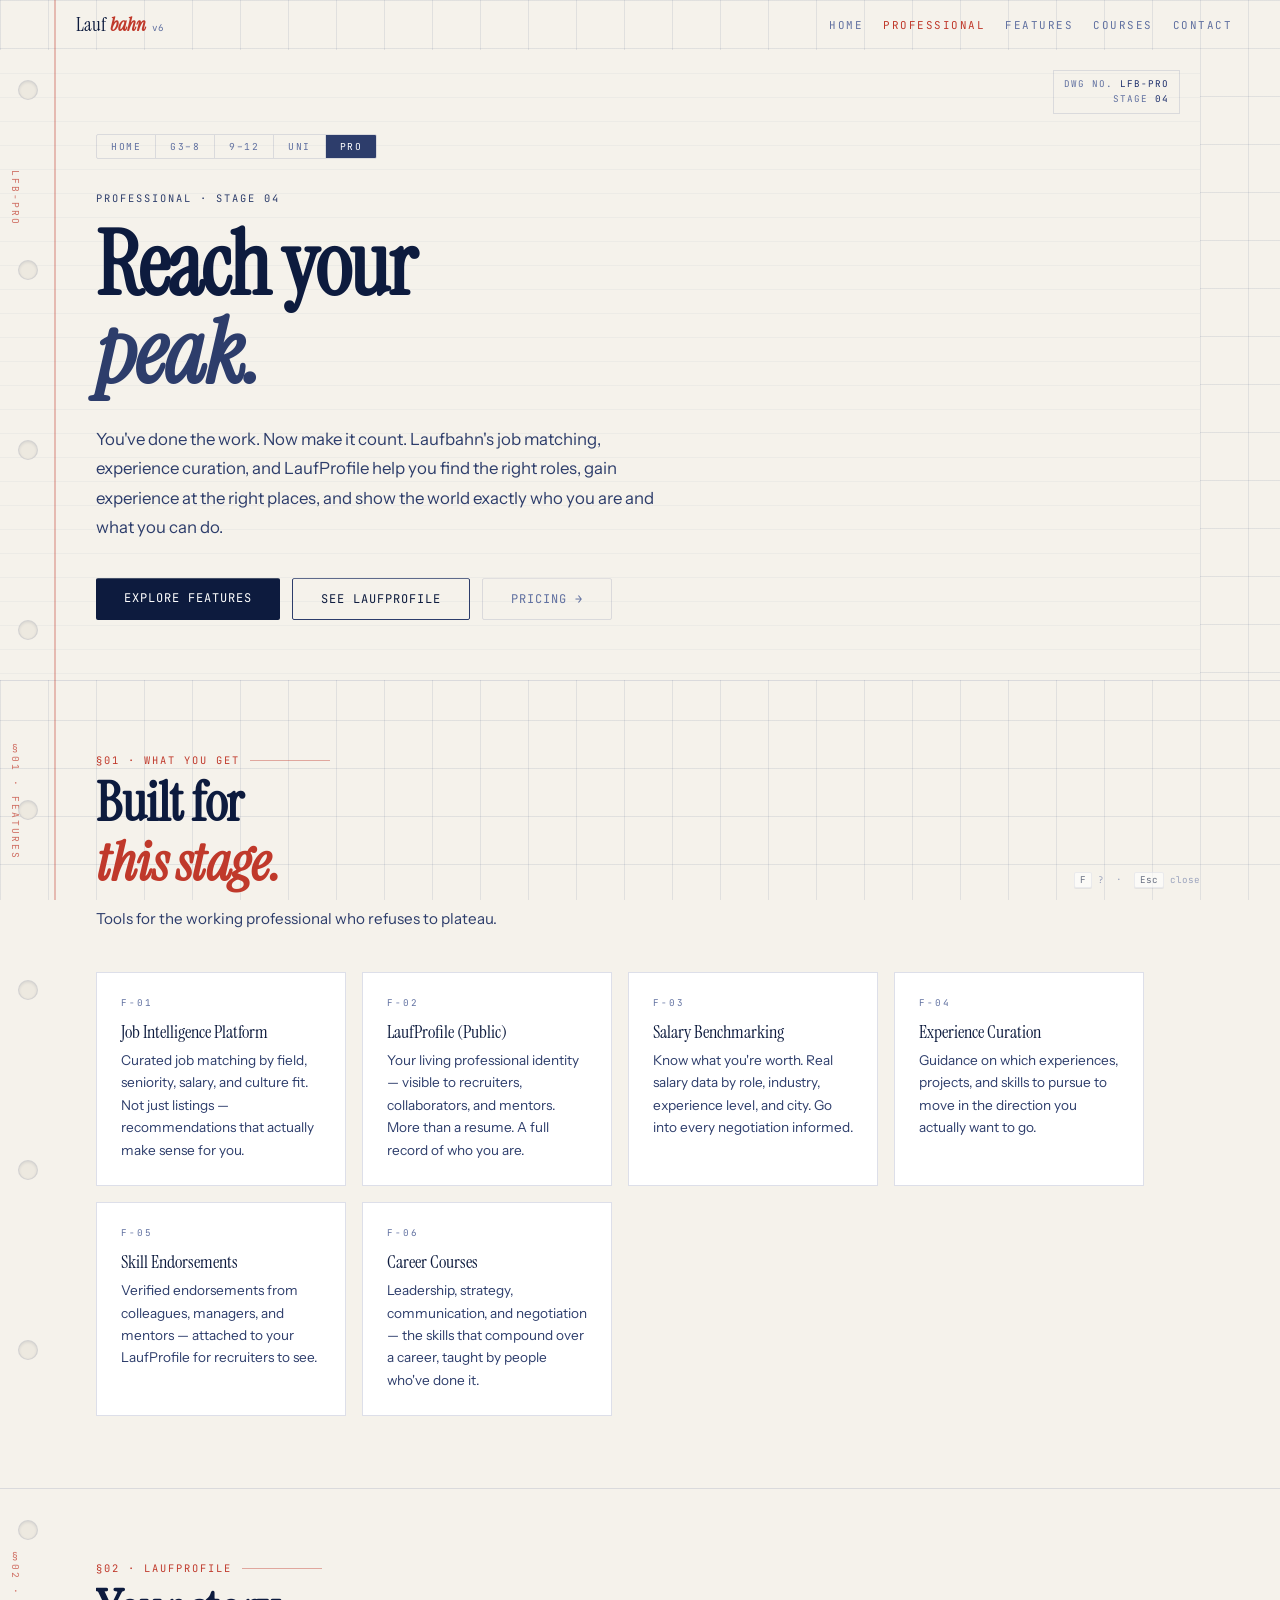
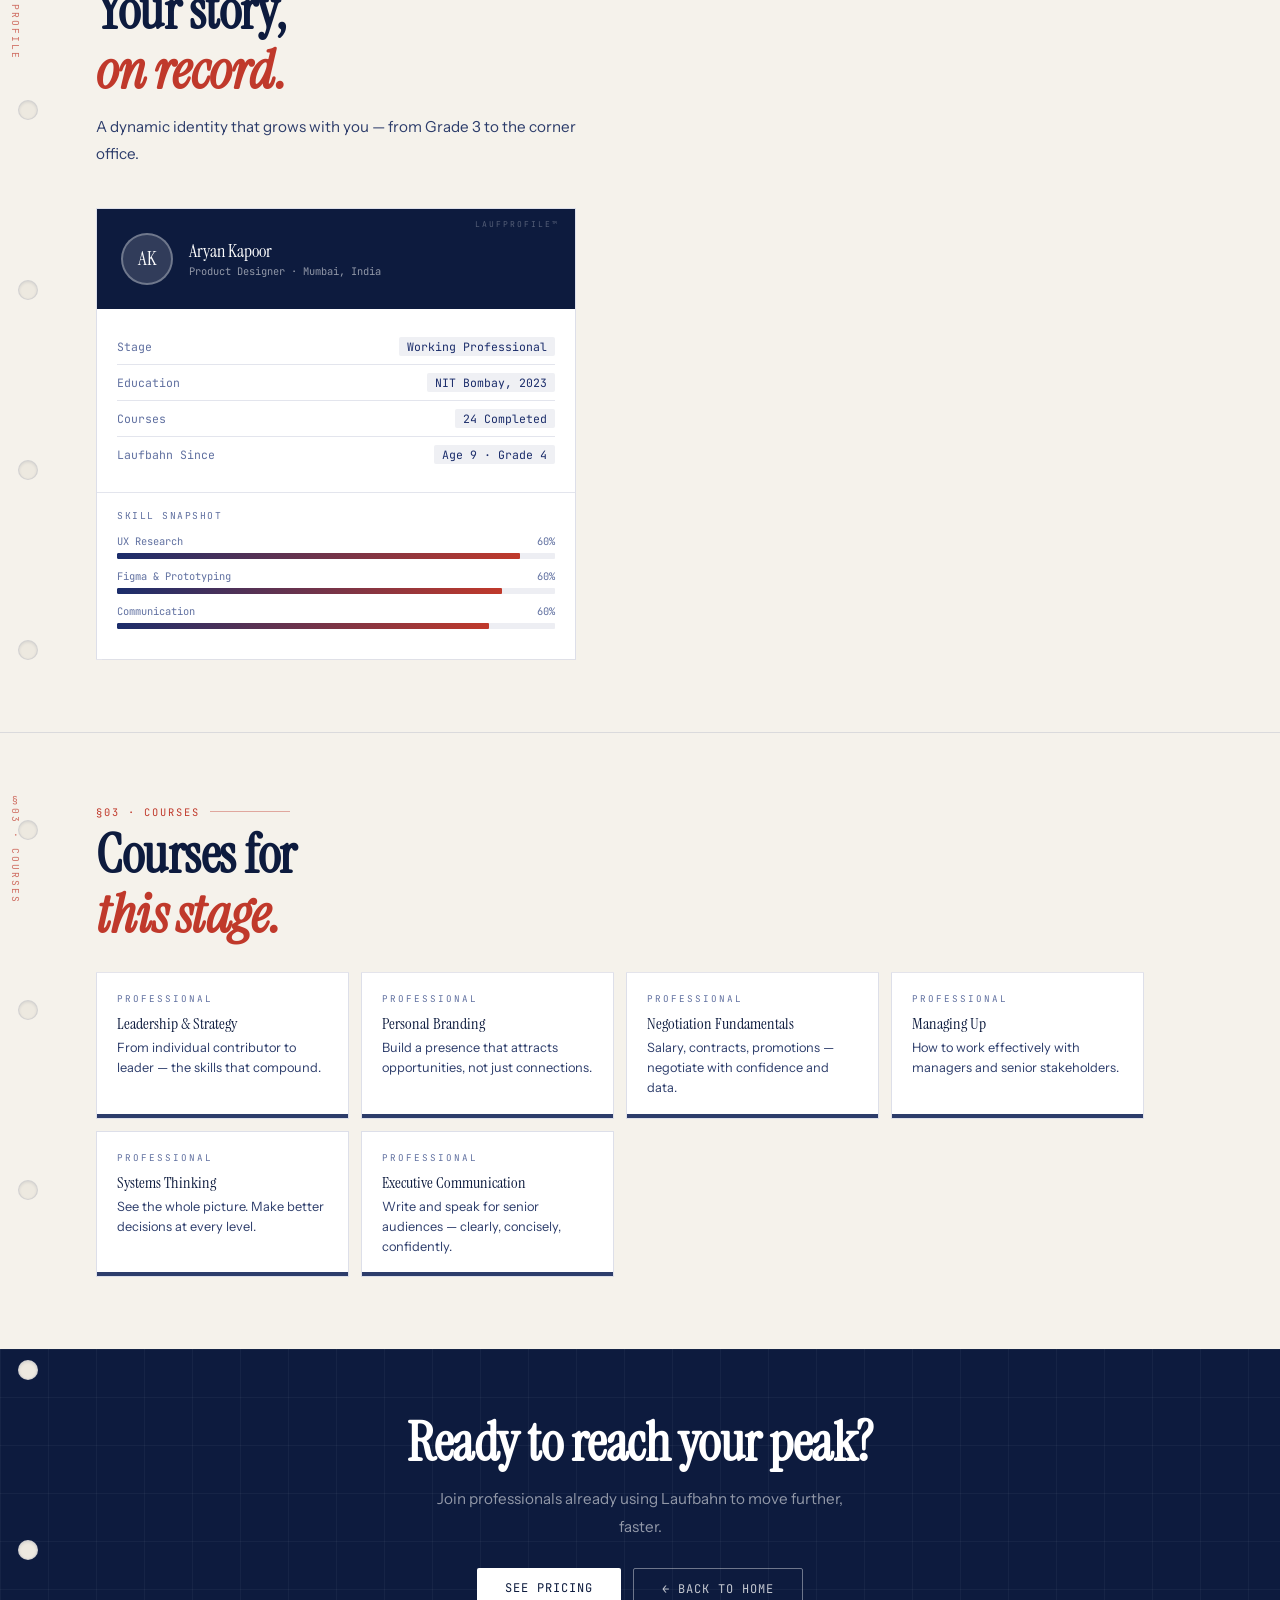
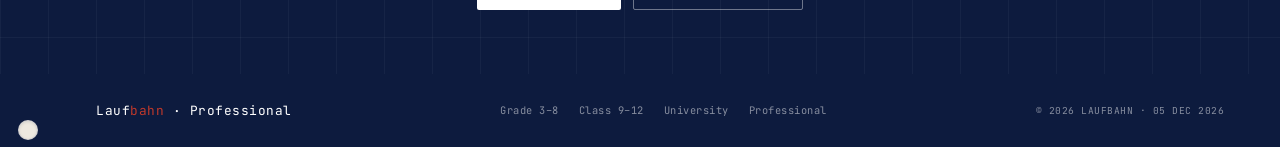
<file: professional.html>
<!DOCTYPE html>
<html lang="en">
<head>
<meta charset="UTF-8"/><meta name="viewport" content="width=device-width,initial-scale=1"/>
<title>Laufbahn · Professional · Peak Stage</title>
<link rel="stylesheet" href="shared.css"/>
<link rel="icon" type="image/svg+xml" href="favicon.svg"/>
<style>
#stage-hero{min-height:70vh;display:flex;flex-direction:column;justify-content:center;padding:80px 56px 56px 96px;position:relative;z-index:1;background:repeating-linear-gradient(transparent,transparent 23px,rgba(27,61,107,0.04) 23px,rgba(27,61,107,0.04) 24px);}
h1.stage-h1{font-family:var(--serif);font-size:clamp(3rem,7vw,5.5rem);line-height:1.0;letter-spacing:-1.5px;color:var(--ink);margin-bottom:20px;overflow:visible;padding-bottom:8px;}
h1.stage-h1 em{color:var(--ink-soft);font-style:italic;}
.stage-tagline{font-family:var(--sans);font-size:1.05rem;line-height:1.75;color:var(--ink-soft);max-width:560px;margin-bottom:28px;}
.stage-breadcrumb{display:flex;gap:0;margin-bottom:32px;border:1px solid var(--rule);width:fit-content;border-radius:2px;overflow:hidden;}
.bc-item{font-family:var(--mono);font-size:0.6rem;letter-spacing:1.5px;text-transform:uppercase;padding:5px 14px;border-right:1px solid var(--rule);color:var(--ink-dim);text-decoration:none;transition:all 0.15s;}
.bc-item:last-child{border-right:none;}.bc-item.active{background:var(--ink-soft);color:white;}.bc-item:hover:not(.active){color:var(--ink);}
.sf-grid{display:grid;grid-template-columns:repeat(auto-fit,minmax(240px,1fr));gap:16px;margin-top:40px;}
.sf-card{border:1px solid var(--card-border);background:var(--card);padding:24px;position:relative;overflow:hidden;transition:border-color 0.2s;}
.sf-card::before{content:'';position:absolute;left:0;top:0;bottom:0;width:3px;background:var(--ink-soft);transform:scaleY(0);transform-origin:top;transition:transform 0.3s;}
.sf-card:hover::before{transform:scaleY(1);}.sf-card:hover{border-color:var(--ink-soft);}
.sf-num{font-family:var(--mono);font-size:0.58rem;color:var(--ink-dim);letter-spacing:2px;margin-bottom:12px;}
.sf-title{font-family:var(--serif);font-size:1.1rem;color:var(--ink);margin-bottom:6px;}
.sf-body{font-family:var(--sans);font-size:0.85rem;color:var(--ink-soft);line-height:1.65;}
.sc-grid{display:grid;grid-template-columns:repeat(auto-fill,minmax(220px,1fr));gap:12px;margin-top:28px;}
.sc-card{border:1px solid var(--card-border);background:var(--card);padding:20px;position:relative;transition:transform 0.2s,box-shadow 0.2s;}
.sc-card:hover{transform:translateY(-2px);box-shadow:3px 5px 0 var(--shadow);}
.sc-stripe{position:absolute;bottom:0;left:0;right:0;height:4px;background:var(--ink-soft);}
.sc-level{font-family:var(--mono);font-size:0.58rem;letter-spacing:2px;text-transform:uppercase;color:var(--ink-dim);margin-bottom:8px;}
.sc-title{font-family:var(--serif);font-size:1rem;color:var(--ink);margin-bottom:4px;}
.sc-desc{font-family:var(--sans);font-size:0.8rem;color:var(--ink-soft);line-height:1.55;}
.laufprofile-mock{border:1.5px solid var(--card-border);background:var(--card);overflow:hidden;box-shadow:6px 8px 0 var(--shadow);margin-top:40px;}
.lp-header{background:var(--ink);padding:24px;display:flex;gap:16px;align-items:center;position:relative;}
.lp-header::after{content:'LAUFPROFILE™';position:absolute;right:16px;top:10px;font-family:var(--mono);font-size:0.5rem;letter-spacing:2px;color:rgba(255,255,255,0.3);}
.lp-avatar{width:52px;height:52px;border-radius:50%;background:rgba(255,255,255,0.15);border:2px solid rgba(255,255,255,0.3);display:flex;align-items:center;justify-content:center;font-family:var(--serif);font-size:1.2rem;color:white;flex-shrink:0;}
.lp-name{font-family:var(--serif);font-size:1.1rem;color:white;}
.lp-role{font-family:var(--mono);font-size:0.65rem;color:rgba(255,255,255,0.55);margin-top:2px;}
.lp-body{padding:20px;}
.lp-row{display:flex;justify-content:space-between;align-items:center;padding:8px 0;border-bottom:1px solid var(--rule);font-family:var(--mono);font-size:0.72rem;}
.lp-row:last-child{border-bottom:none;}
.lp-k{color:var(--ink-dim);}
.lp-v{color:var(--accent2);background:rgba(27,45,107,0.07);padding:2px 8px;border-radius:2px;}
.skill-section{padding:16px 20px 20px;border-top:1px solid var(--rule);}
.skill-label-row{display:flex;justify-content:space-between;font-family:var(--mono);font-size:0.65rem;color:var(--ink-dim);margin-bottom:5px;}
.skill-track{background:rgba(27,45,107,0.08);height:6px;border-radius:1px;overflow:hidden;margin-bottom:10px;}
.skill-fill{height:100%;border-radius:1px;background:linear-gradient(90deg,var(--accent2),var(--accent));width:0%;transition:width 1.2s cubic-bezier(0.16,1,0.3,1);}
#cta-stage{background:var(--ink);text-align:center;padding:64px 56px;position:relative;z-index:1;max-width:none;}
#cta-stage::before{content:'';position:absolute;inset:0;background-image:linear-gradient(rgba(255,255,255,0.04) 1px,transparent 1px),linear-gradient(90deg,rgba(255,255,255,0.04) 1px,transparent 1px);background-size:48px 48px;}
#cta-stage .sec-title{color:white;position:relative;z-index:1;}
#cta-stage .sec-sub{color:rgba(255,255,255,0.55);margin:0 auto 28px;position:relative;z-index:1;text-align:center;max-width:440px;}
.cta-btns{display:flex;gap:12px;justify-content:center;position:relative;z-index:1;flex-wrap:wrap;}
</style>
</head>
<body>
<div id="blueprint-reveal"><div class="reveal-grid"><div class="reveal-grid-lines"></div><div class="reveal-text">PRO</div></div><div class="reveal-label">Laufbahn · Peak Stage</div></div>
<div id="progress-bar"></div><div id="chrome-spine"></div>
<div id="stage-tracker"><div class="tracker-inner">
  <a class="tracker-step" href="grade38.html"><span class="tracker-dot"></span>Grade 3–8</a>
  <a class="tracker-step" href="highschool.html"><span class="tracker-dot"></span>Class 9–12</a>
  <a class="tracker-step" href="university.html"><span class="tracker-dot"></span>University</a>
  <a class="tracker-step active" href="professional.html"><span class="tracker-dot"></span>Professional</a>
</div></div>
<div id="kb-hints"><kbd>F</kbd> ? &nbsp;·&nbsp; <kbd>Esc</kbd> close</div>
<nav id="main-nav">
  <div class="nav-logo"><span class="logo-lauf">Lauf</span><span class="logo-bahn">bahn</span><sub>v6</sub></div>
  <ul class="nav-links"><li><a href="index.html">home</a></li><li><a href="#stage-hero" class="active">Professional</a></li><li><a href="#stage-features">features</a></li><li><a href="#stage-courses">courses</a></li><li><a href="index.html#contact">contact</a></li></ul>
</nav>
<section id="stage-hero">
  <div class="margin-note" style="top:120px;">LFB-PRO</div>
  <div class="dwg-num">DWG NO. <span>LFB-PRO</span><br/>STAGE <span>04</span></div>
  <div class="stage-breadcrumb"><a class="bc-item" href="index.html">Home</a><a class="bc-item" href="grade38.html">G3–8</a><a class="bc-item" href="highschool.html">9–12</a><a class="bc-item" href="university.html">Uni</a><a class="bc-item active" href="professional.html">Pro</a></div>
  <div style="font-family:var(--mono);font-size:0.65rem;letter-spacing:2px;text-transform:uppercase;color:var(--ink-soft);margin-bottom:16px;">Professional · Stage 04</div>
  <h1 class="stage-h1">Reach your<br/><em>peak.</em></h1>
  <p class="stage-tagline" style="transition-delay:0.12s;">You've done the work. Now make it count. Laufbahn's job matching, experience curation, and LaufProfile help you find the right roles, gain experience at the right places, and show the world exactly who you are and what you can do.</p>
  <div style="display:flex;gap:12px;margin-top:8px;flex-wrap:wrap;" class="reveal">
    <a href="#stage-features" class="btn-primary" style="background:var(--ink);">Explore Features</a>
    <a href="#laufprofile" class="btn-outline" style="color:var(--ink);border-color:var(--ink-soft);">See LaufProfile</a>
    <a href="index.html#pricing" class="btn-outline" style="color:var(--ink-dim);border-color:var(--rule);">Pricing →</a>
  </div>
</section>
<hr class="separator"/>
<section id="stage-features">
  <div class="margin-note" style="top:60px;">§01 · FEATURES</div>
  <div class="reveal"><div class="drawing-label">§01 · What You Get</div><h2 class="sec-title">Built for<br/><em>this stage.</em></h2><p class="sec-sub">Tools for the working professional who refuses to plateau.</p></div>
  <div class="sf-grid reveal" style="transition-delay:0.1s;">
    <div class="sf-card"><div class="sf-num">F-01</div><div class="sf-title">Job Intelligence Platform</div><div class="sf-body">Curated job matching by field, seniority, salary, and culture fit. Not just listings — recommendations that actually make sense for you.</div></div>
    <div class="sf-card"><div class="sf-num">F-02</div><div class="sf-title">LaufProfile (Public)</div><div class="sf-body">Your living professional identity — visible to recruiters, collaborators, and mentors. More than a resume. A full record of who you are.</div></div>
    <div class="sf-card"><div class="sf-num">F-03</div><div class="sf-title">Salary Benchmarking</div><div class="sf-body">Know what you're worth. Real salary data by role, industry, experience level, and city. Go into every negotiation informed.</div></div>
    <div class="sf-card"><div class="sf-num">F-04</div><div class="sf-title">Experience Curation</div><div class="sf-body">Guidance on which experiences, projects, and skills to pursue to move in the direction you actually want to go.</div></div>
    <div class="sf-card"><div class="sf-num">F-05</div><div class="sf-title">Skill Endorsements</div><div class="sf-body">Verified endorsements from colleagues, managers, and mentors — attached to your LaufProfile for recruiters to see.</div></div>
    <div class="sf-card"><div class="sf-num">F-06</div><div class="sf-title">Career Courses</div><div class="sf-body">Leadership, strategy, communication, and negotiation — the skills that compound over a career, taught by people who've done it.</div></div>
  </div>
</section>
<hr class="separator"/>
<section id="laufprofile">
  <div class="margin-note" style="top:60px;">§02 · PROFILE</div>
  <div class="reveal"><div class="drawing-label">§02 · LaufProfile</div><h2 class="sec-title">Your story,<br/><em>on record.</em></h2><p class="sec-sub" style="margin-bottom:0;">A dynamic identity that grows with you — from Grade 3 to the corner office.</p></div>
  <div class="laufprofile-mock reveal" style="transition-delay:0.1s;max-width:480px;" id="profile-mock">
    <div class="lp-header"><div class="lp-avatar">AK</div><div><div class="lp-name">Aryan Kapoor</div><div class="lp-role">Product Designer · Mumbai, India</div></div></div>
    <div class="lp-body">
      <div class="lp-row"><span class="lp-k">Stage</span><span class="lp-v">Working Professional</span></div>
      <div class="lp-row"><span class="lp-k">Education</span><span class="lp-v">NIT Bombay, 2023</span></div>
      <div class="lp-row"><span class="lp-k">Courses</span><span class="lp-v">24 Completed</span></div>
      <div class="lp-row"><span class="lp-k">Laufbahn Since</span><span class="lp-v">Age 9 · Grade 4</span></div>
    </div>
    <div class="skill-section">
      <div style="font-family:var(--mono);font-size:0.6rem;letter-spacing:1.5px;text-transform:uppercase;color:var(--ink-dim);margin-bottom:12px;">Skill Snapshot</div>
      <div class="skill-label-row"><span>UX Research</span><span id="sk1-val">0%</span></div>
      <div class="skill-track"><div class="skill-fill" id="sk1" data-target="92"></div></div>
      <div class="skill-label-row"><span>Figma & Prototyping</span><span id="sk2-val">0%</span></div>
      <div class="skill-track"><div class="skill-fill" id="sk2" data-target="88"></div></div>
      <div class="skill-label-row"><span>Communication</span><span id="sk3-val">0%</span></div>
      <div class="skill-track"><div class="skill-fill" id="sk3" data-target="85"></div></div>
    </div>
  </div>
</section>
<hr class="separator"/>
<section id="stage-courses">
  <div class="margin-note" style="top:60px;">§03 · COURSES</div>
  <div class="reveal"><div class="drawing-label">§03 · Courses</div><h2 class="sec-title">Courses for<br/><em>this stage.</em></h2></div>
  <div class="sc-grid reveal" style="transition-delay:0.1s;">
    <div class="sc-card"><div class="sc-stripe"></div><div class="sc-level">Professional</div><div class="sc-title">Leadership & Strategy</div><div class="sc-desc">From individual contributor to leader — the skills that compound.</div></div>
    <div class="sc-card"><div class="sc-stripe"></div><div class="sc-level">Professional</div><div class="sc-title">Personal Branding</div><div class="sc-desc">Build a presence that attracts opportunities, not just connections.</div></div>
    <div class="sc-card"><div class="sc-stripe"></div><div class="sc-level">Professional</div><div class="sc-title">Negotiation Fundamentals</div><div class="sc-desc">Salary, contracts, promotions — negotiate with confidence and data.</div></div>
    <div class="sc-card"><div class="sc-stripe"></div><div class="sc-level">Professional</div><div class="sc-title">Managing Up</div><div class="sc-desc">How to work effectively with managers and senior stakeholders.</div></div>
    <div class="sc-card"><div class="sc-stripe"></div><div class="sc-level">Professional</div><div class="sc-title">Systems Thinking</div><div class="sc-desc">See the whole picture. Make better decisions at every level.</div></div>
    <div class="sc-card"><div class="sc-stripe"></div><div class="sc-level">Professional</div><div class="sc-title">Executive Communication</div><div class="sc-desc">Write and speak for senior audiences — clearly, concisely, confidently.</div></div>
  </div>
</section>
<section id="cta-stage" class="full-w">
  <h2 class="sec-title">Ready to reach your peak?</h2>
  <p class="sec-sub">Join professionals already using Laufbahn to move further, faster.</p>
  <div class="cta-btns"><a href="index.html#pricing" class="btn-primary" style="background:white;color:var(--ink);">See Pricing</a><a href="index.html" class="btn-outline" style="color:rgba(255,255,255,0.75);border-color:rgba(255,255,255,0.4);">← Back to Home</a></div>
</section>
<footer><div class="footer-logo">Lauf<em>bahn</em> · Professional</div><div class="footer-links"><a href="grade38.html">Grade 3–8</a><a href="highschool.html">Class 9–12</a><a href="university.html">University</a><a href="professional.html">Professional</a></div><div style="font-size:0.6rem;">© 2026 LAUFBAHN · <span class="auto-date"></span></div></footer>
<button id="back-top" onclick="window.scrollTo({top:0,behavior:'smooth'})">↑ top</button>
<div id="egg-modal" onclick="closeEgg()"><div class="egg-box" onclick="event.stopPropagation()"><div class="egg-tape"></div><div class="egg-label">MARGIN NOTE</div><div class="egg-quote">"The blueprint was always there. We just gave it paper."</div><div class="egg-body">You found it.</div></div></div>
<script src="shared.js"></script>
</body></html>
</file>
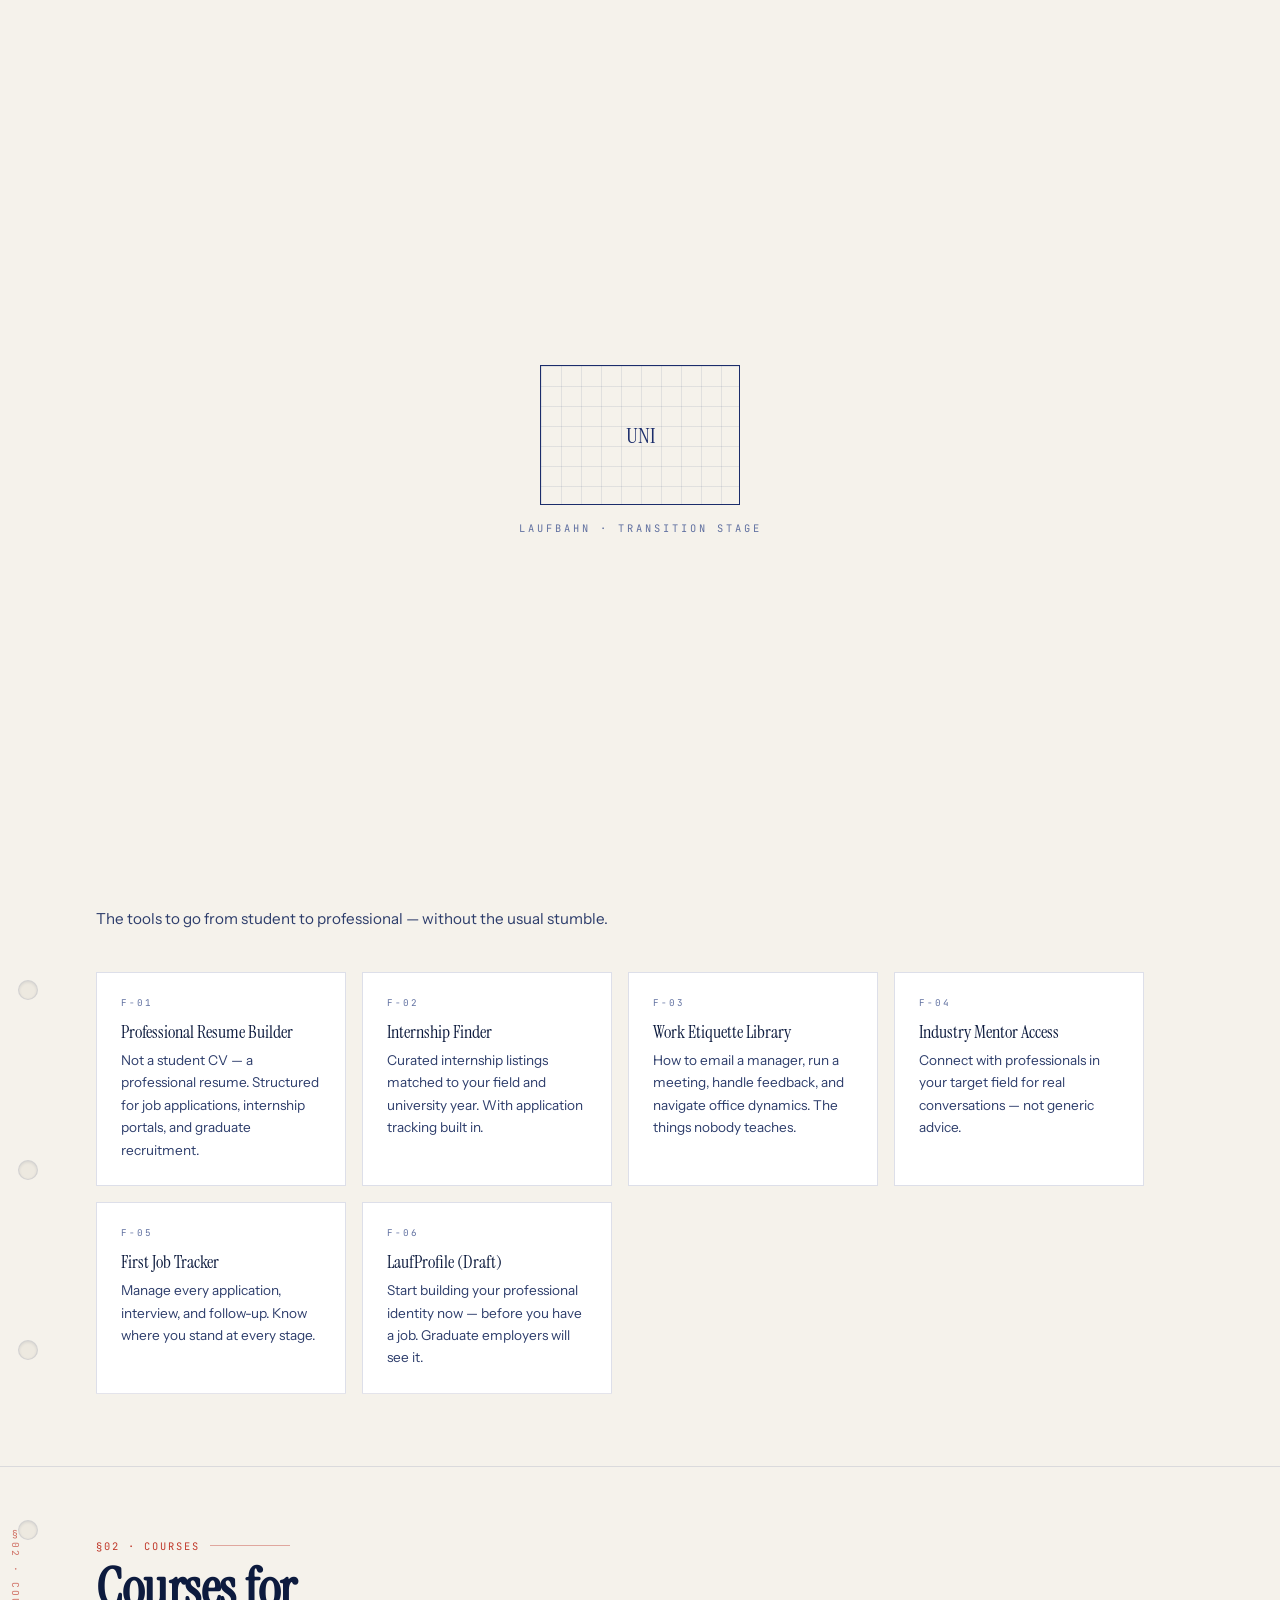
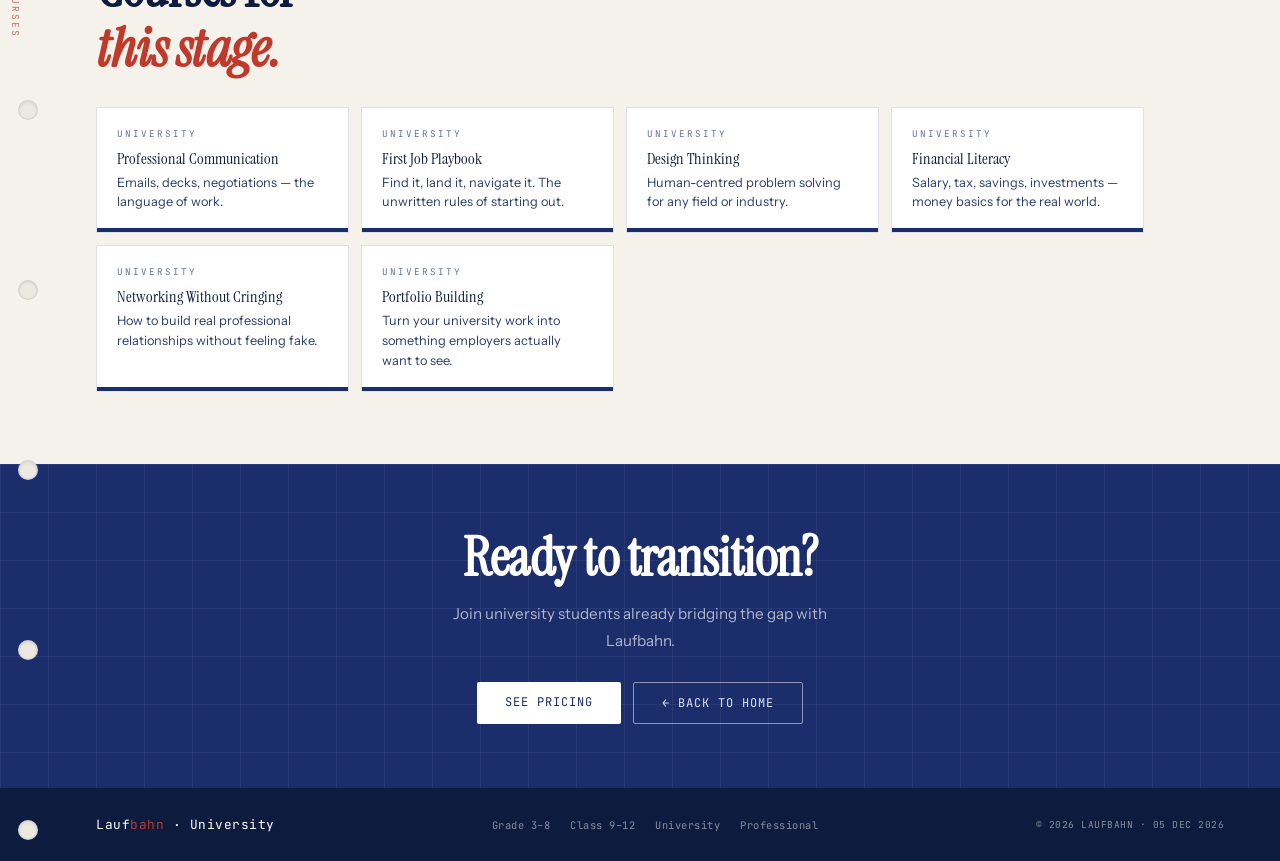
<file: university.html>
<!DOCTYPE html>
<html lang="en">
<head>
<meta charset="UTF-8"/><meta name="viewport" content="width=device-width,initial-scale=1"/>
<title>Laufbahn · University · Transition Stage</title>
<link rel="stylesheet" href="shared.css"/>
<link rel="icon" type="image/svg+xml" href="favicon.svg"/>
<style>
#stage-hero{min-height:70vh;display:flex;flex-direction:column;justify-content:center;padding:80px 56px 56px 96px;position:relative;z-index:1;background:repeating-linear-gradient(45deg,transparent,transparent 10px,rgba(27,45,107,0.03) 10px,rgba(27,45,107,0.03) 11px);}
h1.stage-h1{font-family:var(--serif);font-size:clamp(3rem,7vw,5.5rem);line-height:1.0;letter-spacing:-1.5px;color:var(--ink);margin-bottom:20px;overflow:visible;padding-bottom:8px;}
h1.stage-h1 em{color:var(--accent2);font-style:italic;}
.stage-tagline{font-family:var(--sans);font-size:1.05rem;line-height:1.75;color:var(--ink-soft);max-width:560px;margin-bottom:28px;}
.stage-breadcrumb{display:flex;gap:0;margin-bottom:32px;border:1px solid var(--rule);width:fit-content;border-radius:2px;overflow:hidden;}
.bc-item{font-family:var(--mono);font-size:0.6rem;letter-spacing:1.5px;text-transform:uppercase;padding:5px 14px;border-right:1px solid var(--rule);color:var(--ink-dim);text-decoration:none;transition:all 0.15s;}
.bc-item:last-child{border-right:none;}.bc-item.active{background:var(--accent2);color:white;}.bc-item:hover:not(.active){color:var(--ink);}
.sf-grid{display:grid;grid-template-columns:repeat(auto-fit,minmax(240px,1fr));gap:16px;margin-top:40px;}
.sf-card{border:1px solid var(--card-border);background:var(--card);padding:24px;position:relative;overflow:hidden;transition:border-color 0.2s;}
.sf-card::before{content:'';position:absolute;left:0;top:0;bottom:0;width:3px;background:var(--accent2);transform:scaleY(0);transform-origin:top;transition:transform 0.3s;}
.sf-card:hover::before{transform:scaleY(1);}.sf-card:hover{border-color:var(--accent2);}
.sf-num{font-family:var(--mono);font-size:0.58rem;color:var(--ink-dim);letter-spacing:2px;margin-bottom:12px;}
.sf-title{font-family:var(--serif);font-size:1.1rem;color:var(--ink);margin-bottom:6px;}
.sf-body{font-family:var(--sans);font-size:0.85rem;color:var(--ink-soft);line-height:1.65;}
.sc-grid{display:grid;grid-template-columns:repeat(auto-fill,minmax(220px,1fr));gap:12px;margin-top:28px;}
.sc-card{border:1px solid var(--card-border);background:var(--card);padding:20px;position:relative;transition:transform 0.2s,box-shadow 0.2s;}
.sc-card:hover{transform:translateY(-2px);box-shadow:3px 5px 0 var(--shadow);}
.sc-stripe{position:absolute;bottom:0;left:0;right:0;height:4px;background:var(--accent2);}
.sc-level{font-family:var(--mono);font-size:0.58rem;letter-spacing:2px;text-transform:uppercase;color:var(--ink-dim);margin-bottom:8px;}
.sc-title{font-family:var(--serif);font-size:1rem;color:var(--ink);margin-bottom:4px;}
.sc-desc{font-family:var(--sans);font-size:0.8rem;color:var(--ink-soft);line-height:1.55;}
#cta-stage{background:var(--accent2);text-align:center;padding:64px 56px;position:relative;z-index:1;max-width:none;}
#cta-stage::before{content:'';position:absolute;inset:0;background-image:linear-gradient(rgba(255,255,255,0.06) 1px,transparent 1px),linear-gradient(90deg,rgba(255,255,255,0.06) 1px,transparent 1px);background-size:48px 48px;}
#cta-stage .sec-title{color:white;position:relative;z-index:1;}
#cta-stage .sec-sub{color:rgba(255,255,255,0.65);margin:0 auto 28px;position:relative;z-index:1;text-align:center;max-width:440px;}
.cta-btns{display:flex;gap:12px;justify-content:center;position:relative;z-index:1;flex-wrap:wrap;}
</style>
</head>
<body>
<div id="blueprint-reveal"><div class="reveal-grid"><div class="reveal-grid-lines"></div><div class="reveal-text" style="color:var(--accent2);">UNI</div></div><div class="reveal-label">Laufbahn · Transition Stage</div></div>
<div id="progress-bar"></div><div id="chrome-spine"></div>
<div id="stage-tracker"><div class="tracker-inner">
  <a class="tracker-step" href="grade38.html"><span class="tracker-dot"></span>Grade 3–8</a>
  <a class="tracker-step" href="highschool.html"><span class="tracker-dot"></span>Class 9–12</a>
  <a class="tracker-step active" href="university.html"><span class="tracker-dot"></span>University</a>
  <a class="tracker-step" href="professional.html"><span class="tracker-dot"></span>Professional</a>
</div></div>
<div id="kb-hints"><kbd>F</kbd> ? &nbsp;·&nbsp; <kbd>Esc</kbd> close</div>
<nav id="main-nav">
  <div class="nav-logo"><span class="logo-lauf">Lauf</span><span class="logo-bahn">bahn</span><sub>v6</sub></div>
  <ul class="nav-links"><li><a href="index.html">home</a></li><li><a href="#stage-hero" class="active">University</a></li><li><a href="#stage-features">features</a></li><li><a href="#stage-courses">courses</a></li><li><a href="index.html#contact">contact</a></li></ul>
</nav>
<section id="stage-hero">
  <div class="margin-note" style="top:120px;">LFB-UNI</div>
  <div class="dwg-num">DWG NO. <span>LFB-UNI</span><br/>STAGE <span>03</span></div>
  <div class="stage-breadcrumb"><a class="bc-item" href="index.html">Home</a><a class="bc-item" href="grade38.html">G3–8</a><a class="bc-item" href="highschool.html">9–12</a><a class="bc-item active" href="university.html">Uni</a><a class="bc-item" href="professional.html">Pro</a></div>
  <div style="font-family:var(--mono);font-size:0.65rem;letter-spacing:2px;text-transform:uppercase;color:var(--accent2);margin-bottom:16px;">University · Stage 03</div>
  <h1 class="stage-h1">Transition<br/>to the <em>world.</em></h1>
  <p class="stage-tagline" style="transition-delay:0.12s;">University gives you knowledge. Laufbahn gives you readiness. We bridge the gap between campus and career — with workplace etiquette, resume building, internship finding, and the unwritten rules of professional life that nobody teaches in lectures.</p>
  <div style="display:flex;gap:12px;margin-top:8px;flex-wrap:wrap;" class="reveal">
    <a href="#stage-features" class="btn-primary">Explore Features</a>
    <a href="#stage-courses" class="btn-outline" style="color:var(--accent2);border-color:var(--accent2);">View Courses</a>
    <a href="index.html#pricing" class="btn-outline" style="color:var(--ink-dim);border-color:var(--rule);">Pricing →</a>
  </div>
</section>
<hr class="separator"/>
<section id="stage-features">
  <div class="margin-note" style="top:60px;">§01 · FEATURES</div>
  <div class="reveal"><div class="drawing-label">§01 · What You Get</div><h2 class="sec-title">Built for<br/><em>this stage.</em></h2><p class="sec-sub">The tools to go from student to professional — without the usual stumble.</p></div>
  <div class="sf-grid reveal" style="transition-delay:0.1s;">
    <div class="sf-card"><div class="sf-num">F-01</div><div class="sf-title">Professional Resume Builder</div><div class="sf-body">Not a student CV — a professional resume. Structured for job applications, internship portals, and graduate recruitment.</div></div>
    <div class="sf-card"><div class="sf-num">F-02</div><div class="sf-title">Internship Finder</div><div class="sf-body">Curated internship listings matched to your field and university year. With application tracking built in.</div></div>
    <div class="sf-card"><div class="sf-num">F-03</div><div class="sf-title">Work Etiquette Library</div><div class="sf-body">How to email a manager, run a meeting, handle feedback, and navigate office dynamics. The things nobody teaches.</div></div>
    <div class="sf-card"><div class="sf-num">F-04</div><div class="sf-title">Industry Mentor Access</div><div class="sf-body">Connect with professionals in your target field for real conversations — not generic advice.</div></div>
    <div class="sf-card"><div class="sf-num">F-05</div><div class="sf-title">First Job Tracker</div><div class="sf-body">Manage every application, interview, and follow-up. Know where you stand at every stage.</div></div>
    <div class="sf-card"><div class="sf-num">F-06</div><div class="sf-title">LaufProfile (Draft)</div><div class="sf-body">Start building your professional identity now — before you have a job. Graduate employers will see it.</div></div>
  </div>
</section>
<hr class="separator"/>
<section id="stage-courses">
  <div class="margin-note" style="top:60px;">§02 · COURSES</div>
  <div class="reveal"><div class="drawing-label">§02 · Courses</div><h2 class="sec-title">Courses for<br/><em>this stage.</em></h2></div>
  <div class="sc-grid reveal" style="transition-delay:0.1s;">
    <div class="sc-card"><div class="sc-stripe"></div><div class="sc-level">University</div><div class="sc-title">Professional Communication</div><div class="sc-desc">Emails, decks, negotiations — the language of work.</div></div>
    <div class="sc-card"><div class="sc-stripe"></div><div class="sc-level">University</div><div class="sc-title">First Job Playbook</div><div class="sc-desc">Find it, land it, navigate it. The unwritten rules of starting out.</div></div>
    <div class="sc-card"><div class="sc-stripe"></div><div class="sc-level">University</div><div class="sc-title">Design Thinking</div><div class="sc-desc">Human-centred problem solving for any field or industry.</div></div>
    <div class="sc-card"><div class="sc-stripe"></div><div class="sc-level">University</div><div class="sc-title">Financial Literacy</div><div class="sc-desc">Salary, tax, savings, investments — money basics for the real world.</div></div>
    <div class="sc-card"><div class="sc-stripe"></div><div class="sc-level">University</div><div class="sc-title">Networking Without Cringing</div><div class="sc-desc">How to build real professional relationships without feeling fake.</div></div>
    <div class="sc-card"><div class="sc-stripe"></div><div class="sc-level">University</div><div class="sc-title">Portfolio Building</div><div class="sc-desc">Turn your university work into something employers actually want to see.</div></div>
  </div>
</section>
<section id="cta-stage" class="full-w">
  <h2 class="sec-title">Ready to transition?</h2>
  <p class="sec-sub">Join university students already bridging the gap with Laufbahn.</p>
  <div class="cta-btns"><a href="index.html#pricing" class="btn-primary" style="background:white;color:var(--accent2);">See Pricing</a><a href="index.html" class="btn-outline" style="color:rgba(255,255,255,0.85);border-color:rgba(255,255,255,0.5);">← Back to Home</a></div>
</section>
<footer><div class="footer-logo">Lauf<em>bahn</em> · University</div><div class="footer-links"><a href="grade38.html">Grade 3–8</a><a href="highschool.html">Class 9–12</a><a href="university.html">University</a><a href="professional.html">Professional</a></div><div style="font-size:0.6rem;">© 2026 LAUFBAHN · <span class="auto-date"></span></div></footer>
<button id="back-top" onclick="window.scrollTo({top:0,behavior:'smooth'})">↑ top</button>
<div id="egg-modal" onclick="closeEgg()"><div class="egg-box" onclick="event.stopPropagation()"><div class="egg-tape"></div><div class="egg-label">MARGIN NOTE</div><div class="egg-quote">"The blueprint was always there. We just gave it paper."</div><div class="egg-body">You found it.</div></div></div>
<script src="shared.js"></script>
</body></html>
</file>
<file: shared.css>
/* ── LAUFBAHN SHARED STYLES v5 ── */
@import url('https://fonts.googleapis.com/css2?family=Instrument+Serif:ital@0;1&family=JetBrains+Mono:wght@300;400;500;600;700&family=Instrument+Sans:wght@400;500;600&display=swap');

*, *::before, *::after { box-sizing: border-box; margin: 0; padding: 0; }
html { scroll-behavior: smooth; }
a { color: inherit; text-decoration: none; }
button { font-family: inherit; cursor: pointer; }

/* ── THEME: AUTO SYSTEM ── */
:root {
  --bg: #f5f2eb;
  --grid: rgba(27,45,107,0.09);
  --ink: #0d1b3e;
  --ink-soft: #2d3d6b;
  --ink-dim: #6070a0;
  --accent: #c0392b;
  --accent2: #1b2d6b;
  --gold: #e8a020;
  --card: #ffffff;
  --card-border: rgba(27,45,107,0.15);
  --rule: rgba(27,45,107,0.12);
  --hole: #ede9e0;
  --margin-line: rgba(192,57,43,0.3);
  --shadow: rgba(13,27,62,0.10);
  --serif: 'Instrument Serif', Georgia, serif;
  --mono: 'JetBrains Mono', monospace;
  --sans: 'Instrument Sans', system-ui, sans-serif;
  /* textures per section */
  --tex-hero: repeating-linear-gradient(transparent, transparent 47px, rgba(27,45,107,0.07) 47px, rgba(27,45,107,0.07) 48px);
  --tex-about: repeating-linear-gradient(90deg, transparent, transparent 47px, rgba(27,45,107,0.05) 47px, rgba(27,45,107,0.05) 48px), repeating-linear-gradient(transparent, transparent 47px, rgba(27,45,107,0.05) 47px, rgba(27,45,107,0.05) 48px);
  --tex-journey: none;
  --tex-features: repeating-linear-gradient(45deg, transparent, transparent 10px, rgba(27,45,107,0.03) 10px, rgba(27,45,107,0.03) 11px);
  --tex-courses: none;
  --tex-quotes: repeating-linear-gradient(transparent, transparent 23px, rgba(27,45,107,0.06) 23px, rgba(27,45,107,0.06) 24px);
}

@media (prefers-color-scheme: dark) {
  :root {
    --bg: #0d1a2e;
    --grid: rgba(100,140,220,0.08);
    --ink: #dde8ff;
    --ink-soft: #a0b8e0;
    --ink-dim: #4a6080;
    --accent: #f4a294;
    --accent2: #7aaae8;
    --gold: #f0c060;
    --card: rgba(255,255,255,0.04);
    --card-border: rgba(100,140,220,0.18);
    --rule: rgba(100,140,220,0.12);
    --hole: #0a1220;
    --margin-line: rgba(244,162,148,0.3);
    --shadow: rgba(0,0,0,0.4);
    --tex-hero: repeating-linear-gradient(transparent, transparent 47px, rgba(100,140,220,0.07) 47px, rgba(100,140,220,0.07) 48px);
    --tex-about: repeating-linear-gradient(90deg, transparent, transparent 47px, rgba(100,140,220,0.05) 47px, rgba(100,140,220,0.05) 48px), repeating-linear-gradient(transparent, transparent 47px, rgba(100,140,220,0.05) 47px, rgba(100,140,220,0.05) 48px);
    --tex-features: repeating-linear-gradient(45deg, transparent, transparent 10px, rgba(100,140,220,0.03) 10px, rgba(100,140,220,0.03) 11px);
    --tex-quotes: repeating-linear-gradient(transparent, transparent 23px, rgba(100,140,220,0.06) 23px, rgba(100,140,220,0.06) 24px);
  }
}

/* ── BODY ── */
body {
  font-family: var(--mono);
  background: var(--bg);
  color: var(--ink);
  min-height: 100vh;
  overflow-x: hidden;
  transition: background 0.3s, color 0.3s;
}

/* ── BLUEPRINT GRID ── */
body::before {
  content: '';
  position: fixed; inset: 0; z-index: 0; pointer-events: none;
  background-image:
    linear-gradient(var(--grid) 1px, transparent 1px),
    linear-gradient(90deg, var(--grid) 1px, transparent 1px);
  background-size: 48px 48px;
}

/* ── SPINE ── */
#chrome-spine {
  position: fixed; left: 0; top: 0; bottom: 0; width: 56px; z-index: 40;
  pointer-events: none;
  border-right: 2px solid var(--margin-line);
}
.binder-hole {
  position: fixed; left: 18px; width: 20px; height: 20px;
  border-radius: 50%;
  background: var(--hole);
  border: 1.5px solid var(--rule);
  z-index: 41; pointer-events: none;
  box-shadow: inset 0 1px 3px var(--shadow);
}

/* ── PROGRESS BAR ── */
#progress-bar {
  position: fixed; top: 0; left: 0; height: 3px; z-index: 200;
  background: var(--accent); width: 0%;
  transition: width 0.08s linear;
}

/* ── STAGE TRACKER ── */
#stage-tracker {
  position: fixed; top: 52px; left: 0; right: 0; z-index: 90;
  display: flex; justify-content: center;
  pointer-events: none;
  opacity: 0;
  transition: opacity 0.3s;
}
#stage-tracker.visible { opacity: 1; pointer-events: all; }
.tracker-inner {
  display: flex; align-items: center;
  background: var(--card);
  border: 1px solid var(--card-border);
  border-top: none;
  padding: 5px 16px;
  gap: 0;
  box-shadow: 0 4px 12px var(--shadow);
}
.tracker-step {
  display: flex; align-items: center;
  font-family: var(--mono); font-size: 0.6rem;
  letter-spacing: 1.5px; text-transform: uppercase;
  color: var(--ink-dim);
  padding: 3px 12px;
  border-right: 1px solid var(--rule);
  cursor: pointer;
  transition: color 0.2s;
  text-decoration: none;
}
.tracker-step:last-child { border-right: none; }
.tracker-step.active { color: var(--accent); }
.tracker-step:hover { color: var(--ink); }
.tracker-dot {
  width: 6px; height: 6px; border-radius: 50%;
  background: var(--rule); margin-right: 6px;
  transition: background 0.2s;
  flex-shrink: 0;
}
.tracker-step.active .tracker-dot { background: var(--accent); }

/* ── NAV ── */
nav {
  position: sticky; top: 0; z-index: 100;
  display: flex; align-items: center; justify-content: space-between;
  padding: 12px 48px 12px 76px;
  border-bottom: 1px solid transparent;
  transition: background 0.25s, border-color 0.25s, backdrop-filter 0.25s;
}
nav.scrolled {
  background: rgba(245,242,235,0.9);
  backdrop-filter: blur(12px);
  border-bottom-color: var(--rule);
}
@media (prefers-color-scheme: dark) {
  nav.scrolled { background: rgba(13,26,46,0.9); }
}
.nav-logo {
  font-family: var(--serif); font-size: 1.2rem;
  color: var(--ink); display: flex; align-items: baseline; gap: 4px;
}
.nav-logo .logo-lauf { font-weight: 300; }
.nav-logo .logo-bahn { font-weight: 700; color: var(--accent); font-style: italic; }
.nav-logo sub { font-family: var(--mono); font-size: 0.58rem; color: var(--ink-dim); margin-left: 2px; }
.nav-links {
  display: flex; gap: 20px; list-style: none;
  font-size: 0.68rem; letter-spacing: 1.5px; text-transform: uppercase;
}
.nav-links a { color: var(--ink-dim); transition: color 0.15s; }
.nav-links a:hover, .nav-links a.active { color: var(--accent); }

/* ── SECTIONS ── */
section {
  position: relative; z-index: 1;
  padding: 72px 56px 72px 96px;
  max-width: 1200px;
}
section.full-w { max-width: none; }

/* ── SECTION HEADINGS ── */
.drawing-label {
  font-family: var(--mono); font-size: 0.65rem;
  letter-spacing: 2px; text-transform: uppercase;
  color: var(--accent); margin-bottom: 6px;
  display: flex; align-items: center; gap: 10px;
}
.drawing-label::after {
  content: ''; flex: 1; max-width: 80px;
  height: 1px; background: var(--accent); opacity: 0.4;
}
.sec-title {
  font-family: var(--serif);
  font-size: clamp(2.2rem, 4.5vw, 3.4rem);
  line-height: 1.1; color: var(--ink);
  letter-spacing: -0.5px; margin-bottom: 0.75rem;
}
.sec-title em { font-style: italic; color: var(--accent); }
.sec-sub {
  font-family: var(--sans); font-size: 0.95rem;
  color: var(--ink-soft); line-height: 1.8;
  max-width: 520px; font-weight: 400;
}

/* ── DWG NUMBER ── */
.dwg-num {
  position: absolute; right: 20px; top: 20px;
  font-family: var(--mono); font-size: 0.58rem;
  color: var(--ink-dim); letter-spacing: 1px;
  text-align: right; line-height: 1.6;
  border: 1px solid var(--rule); padding: 6px 10px; z-index: 2;
}
.dwg-num span { color: var(--accent2); }

/* ── MARGIN NOTE ── */
.margin-note {
  position: absolute; left: 10px;
  font-family: var(--mono); font-size: 0.6rem;
  color: var(--accent); opacity: 0;
  transform: translateX(-8px);
  transition: opacity 1.2s ease, transform 1.2s ease;
  writing-mode: vertical-rl; letter-spacing: 2px;
  pointer-events: none; line-height: 1;
}
.margin-note.visible { opacity: 0.7; transform: translateX(0); }

/* ── REVEAL ── */
.reveal {
  opacity: 0;
  clip-path: inset(0 0 96% 0);
  transition: opacity 0.7s ease, clip-path 0.7s cubic-bezier(0.16,1,0.3,1);
}
.reveal.seen { opacity: 1; clip-path: inset(0 0 0% 0); }

/* ── CHIPS ── */
.chip {
  font-family: var(--mono); font-size: 0.62rem;
  padding: 3px 10px; border-radius: 2px; border: 1px solid;
}
.chip-red   { border-color: rgba(192,57,43,0.35);  color: var(--accent);  background: rgba(192,57,43,0.06); }
.chip-gold  { border-color: rgba(232,160,32,0.35); color: var(--gold);    background: rgba(232,160,32,0.06); }
.chip-blue  { border-color: rgba(27,45,107,0.25);  color: var(--accent2); background: rgba(27,45,107,0.06); }
.chip-gray  { border-color: var(--rule);            color: var(--ink-dim); background: transparent; }
@media (prefers-color-scheme: dark) {
  .chip-blue { border-color: rgba(122,170,232,0.3); }
}

/* ── BUTTONS ── */
.btn-primary {
  background: var(--accent2); color: white; border: none;
  padding: 12px 28px; font-family: var(--mono);
  font-size: 0.75rem; letter-spacing: 1px; text-transform: uppercase;
  border-radius: 2px; cursor: pointer;
  transition: transform 0.2s, box-shadow 0.2s, opacity 0.2s;
  display: inline-block;
}
.btn-primary:hover { transform: translateY(-2px); box-shadow: 0 6px 20px var(--shadow); }
.btn-outline {
  background: transparent; color: var(--accent2);
  border: 1.5px solid var(--accent2);
  padding: 12px 28px; font-family: var(--mono);
  font-size: 0.75rem; letter-spacing: 1px; text-transform: uppercase;
  border-radius: 2px; cursor: pointer;
  transition: background 0.2s, color 0.2s;
  display: inline-block;
}
.btn-outline:hover { background: var(--accent2); color: white; }

/* ── BACK TO TOP ── */
#back-top {
  position: fixed; bottom: 28px; right: 28px; z-index: 150;
  font-family: var(--mono); font-size: 0.65rem; letter-spacing: 1px;
  color: var(--accent); background: var(--bg);
  border: 1px solid var(--accent); border-radius: 2px;
  padding: 6px 14px; cursor: pointer;
  box-shadow: 2px 2px 0 var(--shadow);
  transform: rotate(-1.5deg);
  opacity: 0; pointer-events: none; transition: opacity 0.3s;
}
#back-top.visible { opacity: 1; pointer-events: all; }

/* ── FOOTER ── */
footer {
  background: var(--ink); color: rgba(255,255,255,0.5);
  padding: 28px 56px 28px 96px;
  display: flex; justify-content: space-between; align-items: center;
  flex-wrap: wrap; gap: 12px;
  position: relative; z-index: 1;
  font-family: var(--mono); font-size: 0.65rem; letter-spacing: 0.5px;
}
.footer-logo { color: white; font-size: 0.8rem; }
.footer-logo em { color: var(--accent); font-style: normal; }
.footer-links { display: flex; gap: 20px; }
.footer-links a:hover { color: white; }

/* ── SVG LEADER LINES ── */
.leader-svg {
  width: 100%; overflow: visible; pointer-events: none;
  position: relative; z-index: 2;
  display: block; height: 60px;
}
.leader-line { stroke: var(--accent); stroke-width: 1; fill: none; opacity: 0.35; }
.leader-arrow { fill: var(--accent); opacity: 0.35; }
.leader-label {
  font-family: var(--mono); font-size: 10px;
  fill: var(--accent); opacity: 0.55; letter-spacing: 1px;
}

/* ── SEPARATOR ── */
hr.separator { border: none; border-top: 1px solid var(--rule); margin: 0; }

/* ── KEYBOARD HINTS ── */
#kb-hints {
  position: fixed; bottom: 12px; right: 80px; z-index: 100;
  font-family: var(--mono); font-size: 0.58rem;
  color: var(--ink-dim); opacity: 0.6; pointer-events: none;
}
kbd {
  display: inline-block; background: var(--card);
  border: 1px solid var(--rule); border-radius: 2px;
  padding: 1px 5px; font-family: var(--mono); font-size: 0.58rem;
  color: var(--ink); box-shadow: 0 1px 0 var(--rule);
}

/* ── PAGE LOAD ANIMATION ── */
#blueprint-reveal {
  position: fixed; inset: 0; z-index: 1000;
  background: var(--bg);
  display: flex; align-items: center; justify-content: center;
  flex-direction: column; gap: 16px;
  transition: opacity 0.5s ease;
}
#blueprint-reveal.done { opacity: 0; pointer-events: none; }
.reveal-grid {
  width: 200px; height: 140px;
  border: 1.5px solid var(--accent2);
  position: relative; overflow: hidden;
}
.reveal-grid-lines {
  position: absolute; inset: 0;
  background-image:
    linear-gradient(var(--grid) 1px, transparent 1px),
    linear-gradient(90deg, var(--grid) 1px, transparent 1px);
  background-size: 20px 20px;
  transform: scaleX(0); transform-origin: left;
  animation: gridDraw 0.8s cubic-bezier(0.16,1,0.3,1) 0.2s forwards;
}
.reveal-text {
  position: absolute; inset: 0;
  display: flex; align-items: center; justify-content: center;
  font-family: var(--serif); font-size: 1.4rem;
  color: var(--ink); opacity: 0;
  animation: revealFadeIn 0.4s ease 0.9s forwards;
}
.reveal-label {
  font-family: var(--mono); font-size: 0.65rem;
  letter-spacing: 3px; text-transform: uppercase;
  color: var(--ink-dim); opacity: 0;
  animation: revealFadeIn 0.4s ease 1.1s forwards;
}
@keyframes gridDraw { to { transform: scaleX(1); } }
@keyframes revealFadeIn { to { opacity: 1; } }

/* ── QUIZ MODAL ── */
#quiz-modal {
  position: fixed; inset: 0; z-index: 500;
  background: rgba(13,27,62,0.55);
  backdrop-filter: blur(4px);
  display: flex; align-items: center; justify-content: center;
  padding: 32px; opacity: 0; pointer-events: none;
  transition: opacity 0.3s;
}
#quiz-modal.open { opacity: 1; pointer-events: all; }
.quiz-box {
  background: var(--bg); border: 1.5px solid var(--accent2);
  padding: 40px; max-width: 520px; width: 100%;
  box-shadow: 8px 10px 0 var(--shadow);
  position: relative;
}
.quiz-step { display: none; }
.quiz-step.active { display: block; }
.quiz-q {
  font-family: var(--serif); font-size: 1.4rem;
  color: var(--ink); margin-bottom: 24px; line-height: 1.3;
}
.quiz-options { display: flex; flex-direction: column; gap: 10px; }
.quiz-opt {
  background: transparent; border: 1px solid var(--card-border);
  padding: 12px 16px; text-align: left;
  font-family: var(--mono); font-size: 0.75rem;
  color: var(--ink); letter-spacing: 0.5px;
  transition: all 0.2s; border-radius: 2px;
}
.quiz-opt:hover { border-color: var(--accent); color: var(--accent); background: rgba(192,57,43,0.05); }
.quiz-progress {
  font-family: var(--mono); font-size: 0.6rem;
  color: var(--ink-dim); letter-spacing: 2px;
  margin-bottom: 20px; text-transform: uppercase;
}
.quiz-close {
  position: absolute; top: 14px; right: 14px;
  background: none; border: none; font-size: 1rem;
  color: var(--ink-dim); cursor: pointer;
}

/* ── EASTER EGG ── */
#egg-modal {
  position: fixed; inset: 0; z-index: 600;
  background: rgba(13,27,62,0.6); backdrop-filter: blur(4px);
  display: flex; align-items: center; justify-content: center;
  padding: 32px; opacity: 0; pointer-events: none; transition: opacity 0.3s;
}
#egg-modal.open { opacity: 1; pointer-events: all; }
.egg-box {
  background: var(--bg); border: 2px solid var(--accent2);
  padding: 36px 40px; max-width: 500px; width: 100%;
  box-shadow: 12px 14px 0 rgba(13,27,62,0.2);
  transform: rotate(-1.5deg); position: relative;
}
.egg-tape {
  position: absolute; top: -10px; left: 30px;
  width: 80px; height: 20px;
  background: rgba(232,160,32,0.65); transform: rotate(-5deg);
}
.egg-label { font-family: var(--mono); font-size: 0.62rem; letter-spacing: 2px; text-transform: uppercase; color: var(--accent); margin-bottom: 14px; }
.egg-quote { font-family: var(--serif); font-size: 1.3rem; color: var(--ink); line-height: 1.5; font-style: italic; margin-bottom: 14px; }
.egg-body { font-family: var(--mono); font-size: 0.72rem; color: var(--ink-soft); line-height: 1.7; }

/* ── TWEAKS PANEL ── */
#tweaks {
  position: fixed; bottom: 16px; left: 16px; z-index: 300;
  width: 240px; background: rgba(245,242,235,0.92);
  border: 1px solid var(--card-border); border-radius: 4px;
  box-shadow: 4px 4px 0 var(--shadow);
  font-family: var(--mono); backdrop-filter: blur(16px);
  overflow: hidden; transition: transform 0.3s;
}
@media (prefers-color-scheme: dark) { #tweaks { background: rgba(15,25,45,0.92); } }
#tweaks.collapsed { transform: translateY(calc(100% - 34px)); }
.tweaks-header {
  display: flex; align-items: center; justify-content: space-between;
  padding: 8px 12px; border-bottom: 1px solid var(--rule);
  cursor: pointer; font-size: 0.62rem; letter-spacing: 1.5px;
  text-transform: uppercase; color: var(--ink-dim);
}
.tweaks-body { padding: 14px 12px; display: flex; flex-direction: column; gap: 12px; }
.tweak-row { display: flex; flex-direction: column; gap: 5px; }
.tweak-label { font-size: 0.6rem; letter-spacing: 1px; text-transform: uppercase; color: var(--ink-dim); }
.tweak-seg { display: flex; border: 1px solid var(--rule); border-radius: 2px; overflow: hidden; }
.tweak-seg button {
  flex: 1; background: transparent; border: none;
  border-right: 1px solid var(--rule); padding: 5px 0;
  font-family: var(--mono); font-size: 0.62rem;
  color: var(--ink-dim); transition: all 0.15s;
}
.tweak-seg button:last-child { border-right: none; }
.tweak-seg button.active, .tweak-seg button:hover { background: var(--accent2); color: white; }
.accent-dots { display: flex; gap: 6px; }
.accent-dot {
  width: 20px; height: 20px; border-radius: 50%; cursor: pointer;
  border: 2px solid transparent; transition: transform 0.2s, border-color 0.2s;
}
.accent-dot.selected { border-color: var(--ink); transform: scale(1.15); }

/* ── MOBILE ── */
@media (max-width: 768px) {
  nav { padding: 12px 16px 12px 64px; }
  .nav-links { display: none; }
  section { padding: 48px 24px 48px 72px; }
  .hero-body { grid-template-columns: 1fr; gap: 28px; }
  .features-grid { grid-template-columns: 1fr; }
  .profile-layout { grid-template-columns: 1fr; }
  #kb-hints { display: none; }
  #tweaks { display: none; }
}

/* ── CRITICAL FIXES ── */
/* Ensure page bg is always visible immediately */
html, body {
  background-color: #f5f2eb;
}
@media (prefers-color-scheme: dark) {
  html, body { background-color: #0d1a2e; }
}

/* Hero must always show its background */
#hero, #stage-hero {
  background-color: var(--bg) !important;
}

/* Reveal: don't use clip-path on hero title/body — too aggressive above fold */
#hero-title, #hero-title ~ *,
.hero-h1, .stage-h1 {
  opacity: 1 !important;
  clip-path: none !important;
  animation: none;
}
</file>
